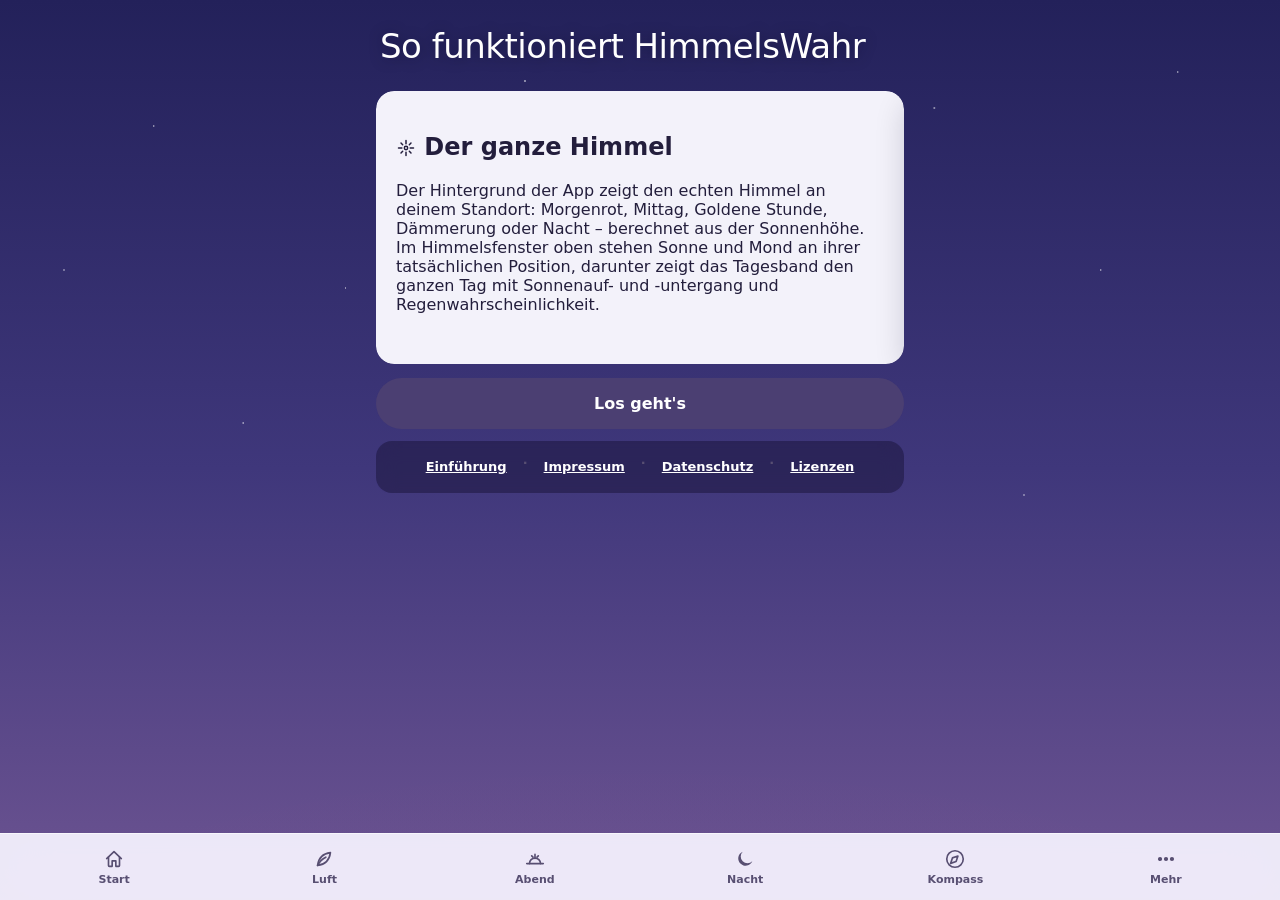
<file: index.html>
<!DOCTYPE html>
<html lang="de">
<head>
    <meta name="robots" content="noindex, nofollow">
<meta charset="UTF-8">
<meta http-equiv="refresh" content="0; url=hw-index.html">
<title>HimmelsWahr</title>
<link rel="canonical" href="hw-index.html">
</head>
<body>
<p>Weiterleitung zu HimmelsWahr … Falls das nicht automatisch funktioniert, <a href="hw-index.html">hier tippen</a>.</p>
<script>location.replace('hw-index.html');</script>
</body>
</html>
</file>
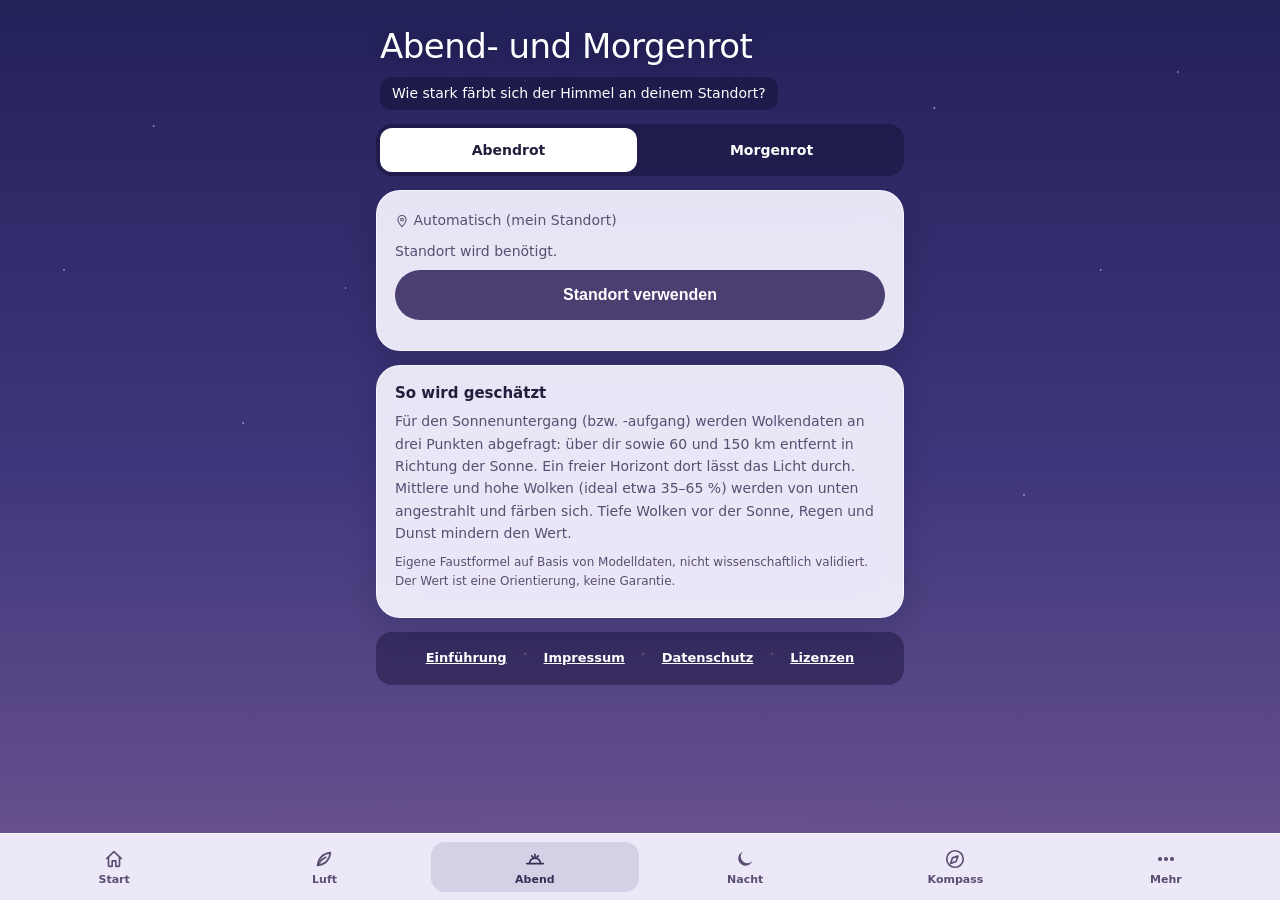
<file: hw-abendrot.html>
<!DOCTYPE html>
<html lang="de">
<head>
<meta name="robots" content="noindex, nofollow">
<meta charset="UTF-8">
<meta name="viewport" content="width=device-width, initial-scale=1, maximum-scale=1, user-scalable=no, viewport-fit=cover">
<meta name="theme-color" content="#4A7FBE">
<meta name="apple-mobile-web-app-capable" content="yes">
<meta name="mobile-web-app-capable" content="yes">
<meta name="apple-mobile-web-app-status-bar-style" content="black-translucent">
<meta name="apple-mobile-web-app-title" content="HimmelsWahr">
<title>Abend- und Morgenrot – HimmelsWahr</title>
<link rel="manifest" href="hw-manifest.json">
<link rel="apple-touch-icon" sizes="180x180" href="hw-icon-180.png?v=3">
<link rel="icon" href="hw-icon-192.png" type="image/png">
<link rel="stylesheet" href="hw-style.css">
</head>
<body>
<div class="hw-wrap">
  <div class="hw-header">
    <h1>Abend- und Morgenrot</h1>
    <p class="hw-sub">Wie stark färbt sich der Himmel an deinem Standort?</p>
  </div>

  <div class="hw-seg" role="group" aria-label="Zeitpunkt wählen">
    <button type="button" id="hw-mode-evening" aria-pressed="true" onclick="hwSetGlowMode('evening')">Abendrot</button>
    <button type="button" id="hw-mode-morning" aria-pressed="false" onclick="hwSetGlowMode('morning')">Morgenrot</button>
  </div>

  <div class="hw-card" id="hw-card-status">
    <p class="hw-loc-current" id="hw-active-loc-label"></p>
    <p id="hw-status">Standort wird benötigt.</p>
    <button class="hw-btn primary" onclick="hwLoadGlow()">Standort verwenden</button>
  </div>

  <div class="hw-card" id="hw-card-result" style="display:none;">
    <h2 id="hw-ev-title">Sonnenuntergang</h2>
    <div class="hw-score">
      <div class="hw-score-num" id="hw-score-num" aria-label="Wert von 0 bis 100">–</div>
      <div class="hw-score-side">
        <div id="hw-ampel-box"></div>
        <div id="hw-countdown" style="font-size:14px;color:var(--text-secondary);"></div>
      </div>
    </div>
    <div class="hw-meter" aria-hidden="true"><i id="hw-meter-pos" style="left:0%"></i></div>
    <p id="hw-glow-text" style="font-size:15px;line-height:1.55;color:var(--text);margin:12px 0 0;"></p>
  </div>

  <div class="hw-card" id="hw-card-cols" style="display:none;">
    <h2>Wolken auf dem Weg der Sonne</h2>
    <p style="font-size:13px;margin-top:-6px;" id="hw-dir-line"></p>
    <div class="hw-cols" id="hw-cols"></div>
    <div id="hw-light-times" style="margin-top:14px;"></div>
    <p id="hw-glow-updated" style="font-size:12px;color:var(--text-secondary);text-align:center;margin-top:10px;"></p>
    <p class="hw-attrib">Wetterdaten von <a href="https://open-meteo.com/" target="_blank" rel="noopener">Open-Meteo.com</a> (<a href="https://creativecommons.org/licenses/by/4.0/" target="_blank" rel="noopener">CC BY 4.0</a>), aufbereitet und umgerechnet</p>
  </div>

  <div class="hw-card">
    <h3>So wird geschätzt</h3>
    <p>Für den Sonnenuntergang (bzw. -aufgang) werden Wolkendaten an drei Punkten abgefragt: über dir sowie 60 und 150 km entfernt in Richtung der Sonne. Ein freier Horizont dort lässt das Licht durch. Mittlere und hohe Wolken (ideal etwa 35–65 %) werden von unten angestrahlt und färben sich. Tiefe Wolken vor der Sonne, Regen und Dunst mindern den Wert.</p>
    <p style="font-size:12px;">Eigene Faustformel auf Basis von Modelldaten, nicht wissenschaftlich validiert. Der Wert ist eine Orientierung, keine Garantie.</p>
  </div>

  <div class="hw-footer">
    <a href="hw-info.html">Einführung</a>·<a href="hw-impressum.html">Impressum</a>·<a href="hw-datenschutz.html">Datenschutz</a>·<a href="hw-lizenzen.html">Lizenzen</a>
  </div>
</div>

<script src="hw-astro.js"></script>
<script src="hw-app.js"></script>
<script src="hw-sky.js"></script>
<script>
hwRenderNav('hw-abendrot.html');

var hwGlowSunset = true, hwGlowData = null;
function hwSetGlowMode(m){
  hwGlowSunset = (m === 'evening');
  document.getElementById('hw-mode-evening').setAttribute('aria-pressed', hwGlowSunset ? 'true' : 'false');
  document.getElementById('hw-mode-morning').setAttribute('aria-pressed', hwGlowSunset ? 'false' : 'true');
  hwLoadGlow();
}
function hwCountdownText(ms){
  var d = ms - Date.now();
  if(d < -900000) return 'Vorbei';
  if(d <= 0) return hwGlowSunset ? 'Gerade jetzt' : 'Gerade jetzt';
  var m = Math.round(d / 60000), h = Math.floor(m / 60);
  return 'in ' + (h > 0 ? h + ' Std ' : '') + (m % 60) + ' Min';
}
function hwLoadGlow(){
  document.getElementById('hw-active-loc-label').innerHTML = hwActiveLocationLabel();
  document.getElementById('hw-status').textContent = 'Standort wird ermittelt …';
  document.getElementById('hw-card-status').style.display = 'block';
  hwGetActiveLocation().then(function(pos){
    document.getElementById('hw-status').textContent = 'Wolkendaten werden geladen …';
    return hwComputeGlow(pos.lat, pos.lon, hwGlowSunset);
  }).then(function(r){
    hwGlowData = r;
    var off = r.off, today = hwFmtLocalDay(Date.now(), off), evDay = hwFmtLocalDay(r.ms, off);
    var dayWord = today === evDay ? 'heute' : (hwFmtLocalDay(Date.now() + 86400000, off) === evDay ? 'morgen' : evDay);
    document.getElementById('hw-ev-title').textContent = (r.sunrise ? 'Sonnenaufgang ' : 'Sonnenuntergang ') + dayWord + ', ' + hwFmtLocal(r.ms, off) + ' Uhr';
    document.getElementById('hw-score-num').innerHTML = r.calc.score + '<small>/100</small>';
    document.getElementById('hw-ampel-box').innerHTML = '<span class="hw-ampel ' + r.cls.stufe + '"><span class="hw-dot hw-dot-' + r.cls.stufe + '"></span>' + r.cls.label + '</span>';
    document.getElementById('hw-meter-pos').style.left = r.calc.score + '%';
    document.getElementById('hw-glow-text').textContent = r.text;
    document.getElementById('hw-countdown').textContent = hwCountdownText(r.ms);

    var dir = hwCompassWord(r.azimuth);
    document.getElementById('hw-dir-line').textContent = (r.sunrise ? 'Die Sonne geht' : 'Die Sonne geht') + ' bei ' + Math.round(r.azimuth) + '° (' + dir + ') ' + (r.sunrise ? 'auf' : 'unter') + '.';
    function cell(title, p){
      return '<div class="hw-col-cell"><b>' + title + '</b><span>Tief ' + Math.round(p.low) + ' %</span><span>Mittel ' + Math.round(p.mid) + ' %</span><span>Hoch ' + Math.round(p.high) + ' %</span></div>';
    }
    document.getElementById('hw-cols').innerHTML = cell('Über dir', r.own) + cell('60 km ' + dir, r.near) + cell('150 km ' + dir, r.far);

    /* Goldene und Blaue Stunde für den Ortstag des Ereignisses */
    var d = new Date(r.ms + off * 1000);
    var dayStart = Date.UTC(d.getUTCFullYear(), d.getUTCMonth(), d.getUTCDate()) - off * 1000;
    var ev = hwDayEvents(dayStart, r.lat, r.lon), rows = '';
    function row(label, from, to){
      if(!from || !to) return;
      rows += '<div class="hw-row"><span>' + label + '</span><span>' + hwFmtLocal(from, off) + ' – ' + hwFmtLocal(to, off) + ' Uhr</span></div>';
    }
    if(r.sunrise){ row('Blaue Stunde', ev.blueStartMorning, ev.goldenStartMorning); row('Goldene Stunde', ev.goldenStartMorning, ev.goldenEndMorning); }
    else { row('Goldene Stunde', ev.goldenStartEvening, ev.goldenEndEvening); row('Blaue Stunde', ev.goldenEndEvening, ev.blueEndEvening); }
    document.getElementById('hw-light-times').innerHTML = rows +
      '<p style="font-size:12px;margin:8px 0 0;">Goldene Stunde: Sonne zwischen −4° und +6° Höhe · Blaue Stunde: −8° bis −4°. Berechnet auf deinem Gerät.</p>';
    document.getElementById('hw-glow-updated').innerHTML = hwIcon('refresh', 13) + ' Zuletzt aktualisiert: ' + new Date().toLocaleTimeString('de-DE');

    document.getElementById('hw-card-status').style.display = 'none';
    document.getElementById('hw-card-result').style.display = 'block';
    document.getElementById('hw-card-cols').style.display = 'block';
  }).catch(function(err){
    document.getElementById('hw-card-result').style.display = 'none';
    document.getElementById('hw-card-cols').style.display = 'none';
    document.getElementById('hw-card-status').style.display = 'block';
    document.getElementById('hw-status').textContent = 'Nicht verfügbar: ' + (err && err.message ? err.message : 'Standort/Dienst nicht erreichbar');
  });
}
document.addEventListener('DOMContentLoaded', function(){
  window.hwPageReload = hwLoadGlow;
  document.getElementById('hw-active-loc-label').innerHTML = hwActiveLocationLabel();
  if(hwHasActiveLocationReady()) hwLoadGlow();
  setInterval(function(){ if(hwGlowData) document.getElementById('hw-countdown').textContent = hwCountdownText(hwGlowData.ms); }, 30000);
  setInterval(function(){ if(!document.hidden && hwHasActiveLocationReady()) hwLoadGlow(); }, 600000);
});

</script>
</body>
</html>
</file>
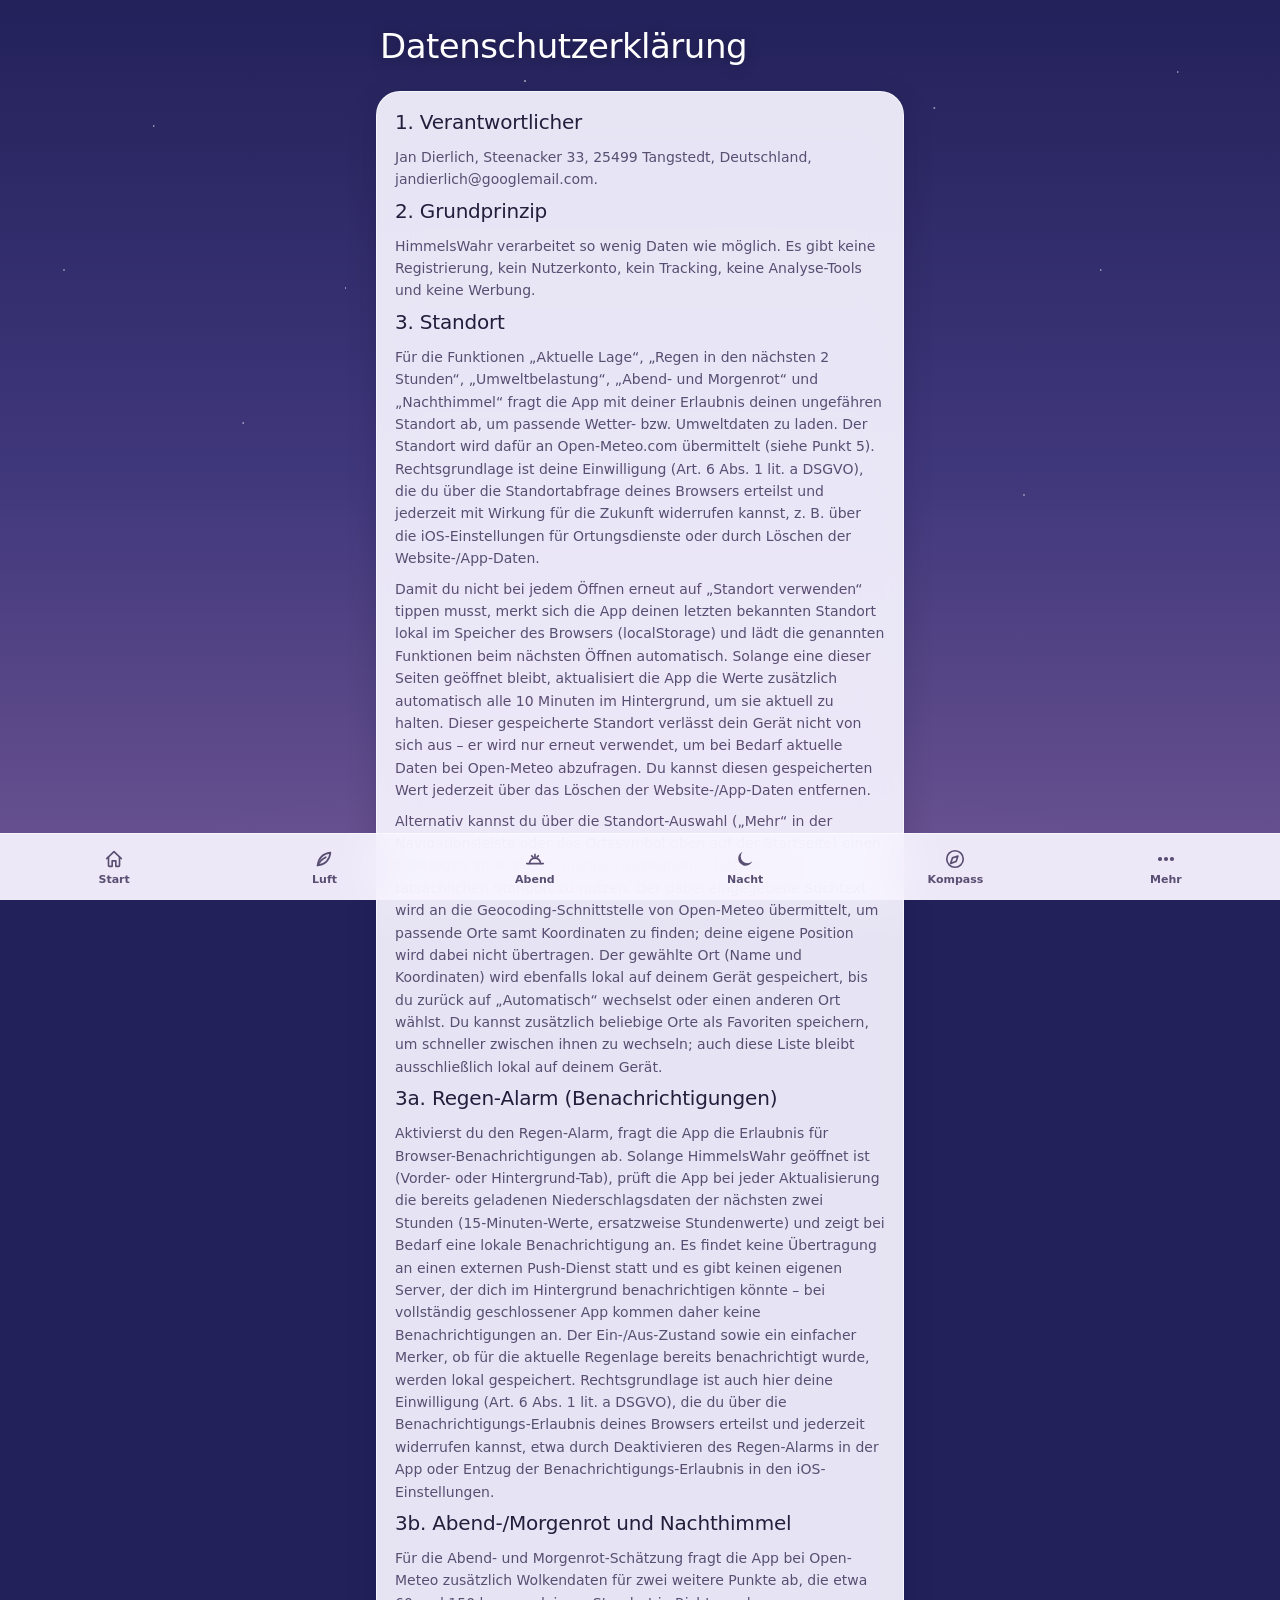
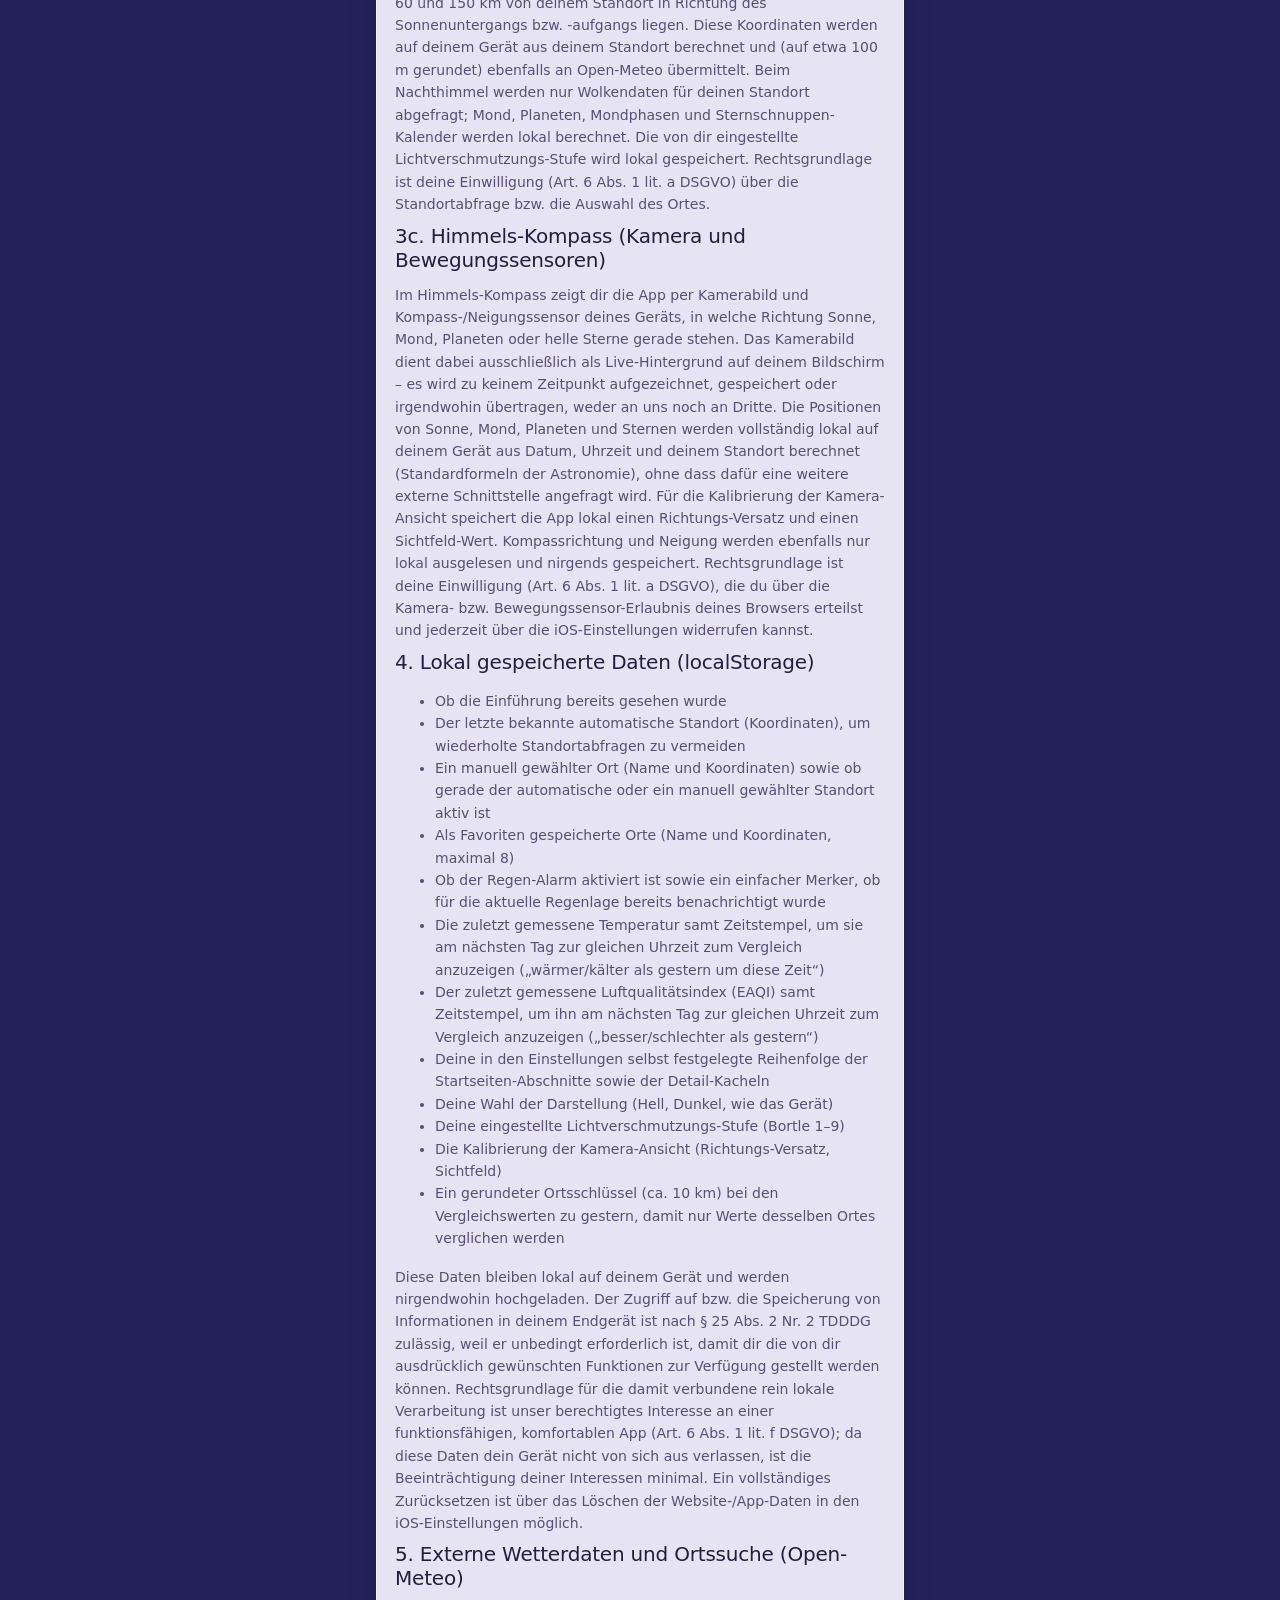
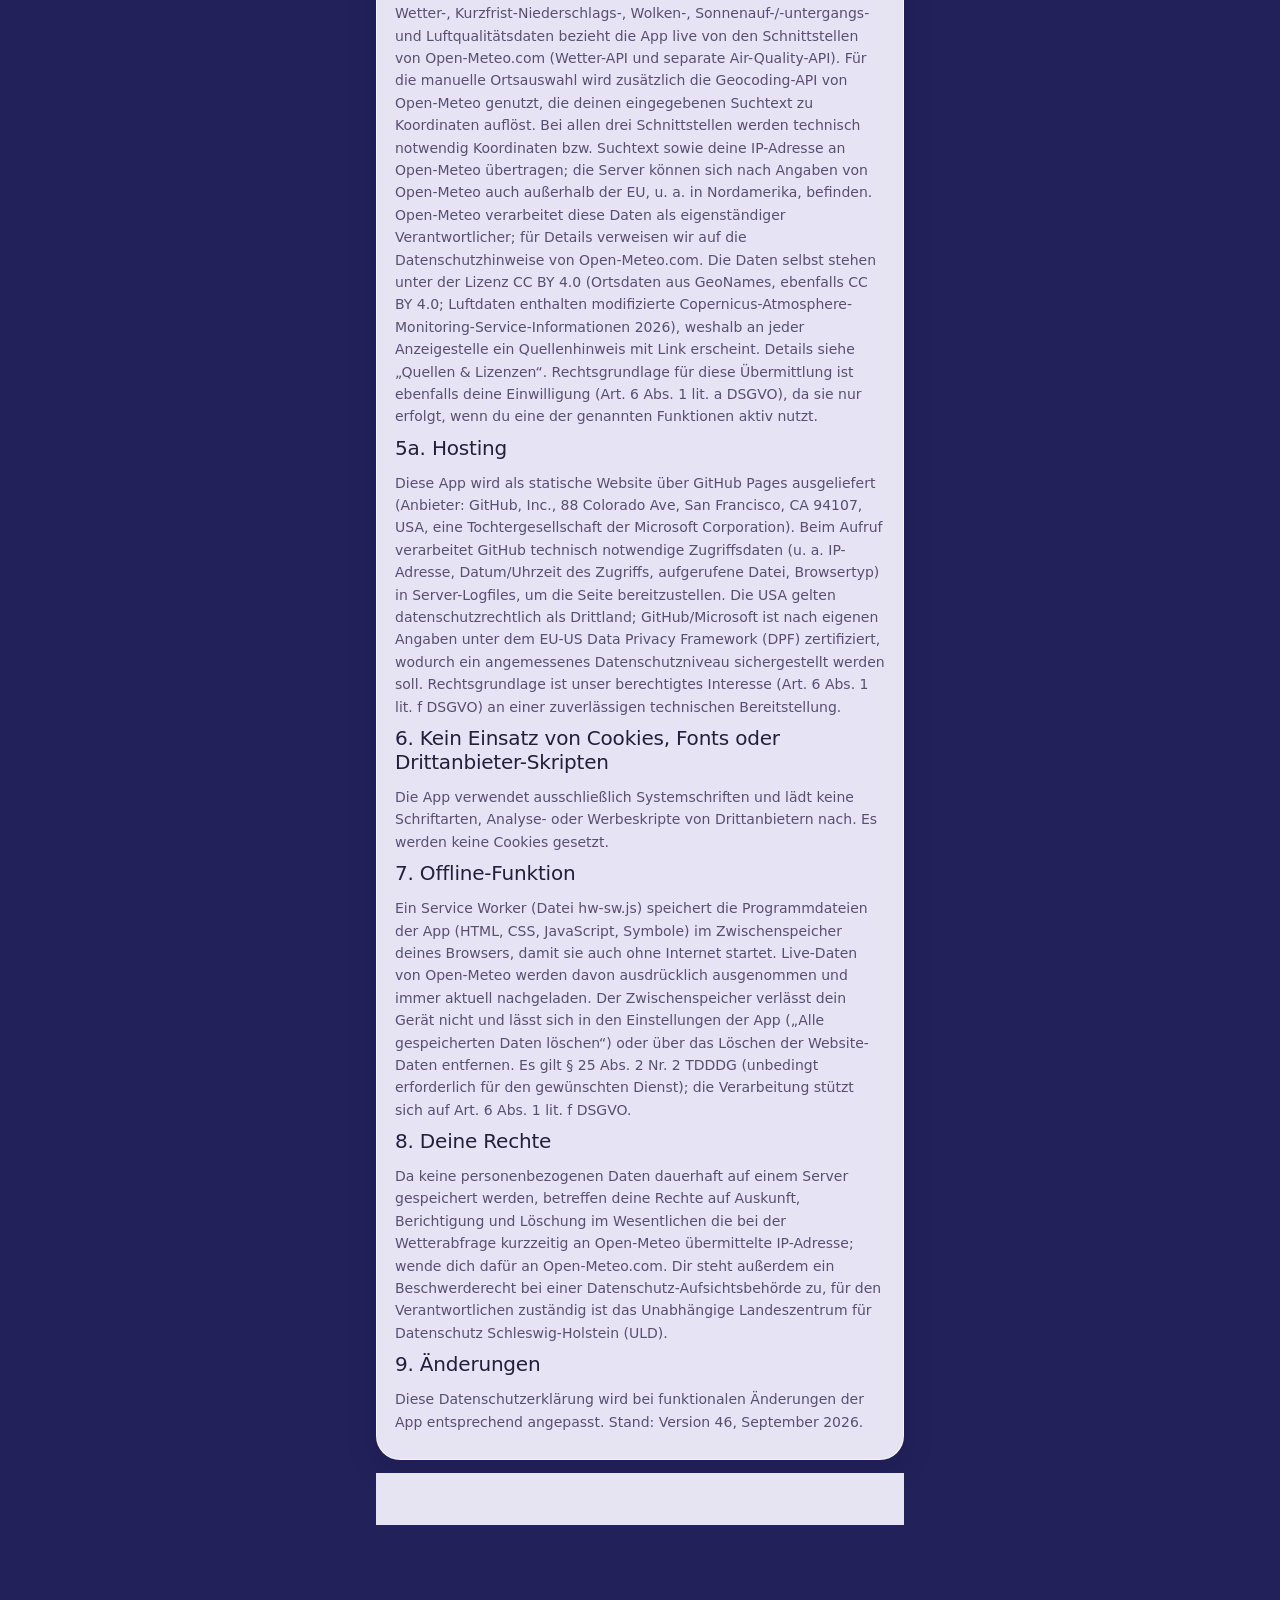
<file: hw-datenschutz.html>
<!DOCTYPE html>
<html lang="de">
<head>
<meta name="robots" content="noindex, nofollow">
<meta charset="UTF-8">
<meta name="viewport" content="width=device-width, initial-scale=1, maximum-scale=1, user-scalable=no, viewport-fit=cover">
<meta name="theme-color" content="#4A7FBE">
<meta name="apple-mobile-web-app-capable" content="yes">
<meta name="mobile-web-app-capable" content="yes">
<meta name="apple-mobile-web-app-status-bar-style" content="black-translucent">
<meta name="apple-mobile-web-app-title" content="HimmelsWahr">
<title>Datenschutz – HimmelsWahr</title>
<link rel="manifest" href="hw-manifest.json">
<link rel="apple-touch-icon" sizes="180x180" href="hw-icon-180.png?v=3">
<link rel="icon" href="hw-icon-192.png" type="image/png">
<link rel="stylesheet" href="hw-style.css">
</head>
<body>
<div class="hw-wrap hw-legal">
  <div class="hw-header"><h1>Datenschutzerklärung</h1></div>
  <div class="hw-card">

    <h2>1. Verantwortlicher</h2>
    <p>Jan Dierlich, Steenacker 33, 25499 Tangstedt, Deutschland, jandierlich@googlemail.com.</p>

    <h2>2. Grundprinzip</h2>
    <p>HimmelsWahr verarbeitet so wenig Daten wie möglich. Es gibt keine Registrierung, kein Nutzerkonto, kein Tracking, keine Analyse-Tools und keine Werbung.</p>

    <h2>3. Standort</h2>
    <p>Für die Funktionen „Aktuelle Lage“, „Regen in den nächsten 2 Stunden“, „Umweltbelastung“, „Abend- und Morgenrot“ und „Nachthimmel“ fragt die App mit deiner Erlaubnis deinen ungefähren Standort ab, um passende Wetter- bzw. Umweltdaten zu laden. Der Standort wird dafür an Open-Meteo.com übermittelt (siehe Punkt 5). Rechtsgrundlage ist deine Einwilligung (Art. 6 Abs. 1 lit. a DSGVO), die du über die Standortabfrage deines Browsers erteilst und jederzeit mit Wirkung für die Zukunft widerrufen kannst, z. B. über die iOS-Einstellungen für Ortungsdienste oder durch Löschen der Website-/App-Daten.</p>
    <p>Damit du nicht bei jedem Öffnen erneut auf „Standort verwenden“ tippen musst, merkt sich die App deinen letzten bekannten Standort lokal im Speicher des Browsers (localStorage) und lädt die genannten Funktionen beim nächsten Öffnen automatisch. Solange eine dieser Seiten geöffnet bleibt, aktualisiert die App die Werte zusätzlich automatisch alle 10 Minuten im Hintergrund, um sie aktuell zu halten. Dieser gespeicherte Standort verlässt dein Gerät nicht von sich aus – er wird nur erneut verwendet, um bei Bedarf aktuelle Daten bei Open-Meteo abzufragen. Du kannst diesen gespeicherten Wert jederzeit über das Löschen der Website-/App-Daten entfernen.</p>
    <p>Alternativ kannst du über die Standort-Auswahl („Mehr“ in der Navigationsleiste oder das Ortssymbol oben auf der Startseite) einen beliebigen anderen Ort manuell auswählen, statt deinen tatsächlichen Standort zu nutzen. Der dabei eingegebene Suchtext wird an die Geocoding-Schnittstelle von Open-Meteo übermittelt, um passende Orte samt Koordinaten zu finden; deine eigene Position wird dabei nicht übertragen. Der gewählte Ort (Name und Koordinaten) wird ebenfalls lokal auf deinem Gerät gespeichert, bis du zurück auf „Automatisch“ wechselst oder einen anderen Ort wählst. Du kannst zusätzlich beliebige Orte als Favoriten speichern, um schneller zwischen ihnen zu wechseln; auch diese Liste bleibt ausschließlich lokal auf deinem Gerät.</p>

    <h2>3a. Regen-Alarm (Benachrichtigungen)</h2>
    <p>Aktivierst du den Regen-Alarm, fragt die App die Erlaubnis für Browser-Benachrichtigungen ab. Solange HimmelsWahr geöffnet ist (Vorder- oder Hintergrund-Tab), prüft die App bei jeder Aktualisierung die bereits geladenen Niederschlagsdaten der nächsten zwei Stunden (15-Minuten-Werte, ersatzweise Stundenwerte) und zeigt bei Bedarf eine lokale Benachrichtigung an. Es findet keine Übertragung an einen externen Push-Dienst statt und es gibt keinen eigenen Server, der dich im Hintergrund benachrichtigen könnte – bei vollständig geschlossener App kommen daher keine Benachrichtigungen an. Der Ein-/Aus-Zustand sowie ein einfacher Merker, ob für die aktuelle Regenlage bereits benachrichtigt wurde, werden lokal gespeichert. Rechtsgrundlage ist auch hier deine Einwilligung (Art. 6 Abs. 1 lit. a DSGVO), die du über die Benachrichtigungs-Erlaubnis deines Browsers erteilst und jederzeit widerrufen kannst, etwa durch Deaktivieren des Regen-Alarms in der App oder Entzug der Benachrichtigungs-Erlaubnis in den iOS-Einstellungen.</p>

    <h2>3b. Abend-/Morgenrot und Nachthimmel</h2>
    <p>Für die Abend- und Morgenrot-Schätzung fragt die App bei Open-Meteo zusätzlich Wolkendaten für zwei weitere Punkte ab, die etwa 60 und 150 km von deinem Standort in Richtung des Sonnenuntergangs bzw. -aufgangs liegen. Diese Koordinaten werden auf deinem Gerät aus deinem Standort berechnet und (auf etwa 100 m gerundet) ebenfalls an Open-Meteo übermittelt. Beim Nachthimmel werden nur Wolkendaten für deinen Standort abgefragt; Mond, Planeten, Mondphasen und Sternschnuppen-Kalender werden lokal berechnet. Die von dir eingestellte Lichtverschmutzungs-Stufe wird lokal gespeichert. Rechtsgrundlage ist deine Einwilligung (Art. 6 Abs. 1 lit. a DSGVO) über die Standortabfrage bzw. die Auswahl des Ortes.</p>

    <h2>3c. Himmels-Kompass (Kamera und Bewegungssensoren)</h2>
    <p>Im Himmels-Kompass zeigt dir die App per Kamerabild und Kompass-/Neigungssensor deines Geräts, in welche Richtung Sonne, Mond, Planeten oder helle Sterne gerade stehen. Das Kamerabild dient dabei ausschließlich als Live-Hintergrund auf deinem Bildschirm – es wird zu keinem Zeitpunkt aufgezeichnet, gespeichert oder irgendwohin übertragen, weder an uns noch an Dritte. Die Positionen von Sonne, Mond, Planeten und Sternen werden vollständig lokal auf deinem Gerät aus Datum, Uhrzeit und deinem Standort berechnet (Standardformeln der Astronomie), ohne dass dafür eine weitere externe Schnittstelle angefragt wird. Für die Kalibrierung der Kamera-Ansicht speichert die App lokal einen Richtungs-Versatz und einen Sichtfeld-Wert. Kompassrichtung und Neigung werden ebenfalls nur lokal ausgelesen und nirgends gespeichert. Rechtsgrundlage ist deine Einwilligung (Art. 6 Abs. 1 lit. a DSGVO), die du über die Kamera- bzw. Bewegungssensor-Erlaubnis deines Browsers erteilst und jederzeit über die iOS-Einstellungen widerrufen kannst.</p>

    <h2>4. Lokal gespeicherte Daten (localStorage)</h2>
    <ul>
      <li>Ob die Einführung bereits gesehen wurde</li>
      <li>Der letzte bekannte automatische Standort (Koordinaten), um wiederholte Standortabfragen zu vermeiden</li>
      <li>Ein manuell gewählter Ort (Name und Koordinaten) sowie ob gerade der automatische oder ein manuell gewählter Standort aktiv ist</li>
      <li>Als Favoriten gespeicherte Orte (Name und Koordinaten, maximal 8)</li>
      <li>Ob der Regen-Alarm aktiviert ist sowie ein einfacher Merker, ob für die aktuelle Regenlage bereits benachrichtigt wurde</li>
      <li>Die zuletzt gemessene Temperatur samt Zeitstempel, um sie am nächsten Tag zur gleichen Uhrzeit zum Vergleich anzuzeigen („wärmer/kälter als gestern um diese Zeit“)</li>
      <li>Der zuletzt gemessene Luftqualitätsindex (EAQI) samt Zeitstempel, um ihn am nächsten Tag zur gleichen Uhrzeit zum Vergleich anzuzeigen („besser/schlechter als gestern“)</li>
      <li>Deine in den Einstellungen selbst festgelegte Reihenfolge der Startseiten-Abschnitte sowie der Detail-Kacheln</li>
      <li>Deine Wahl der Darstellung (Hell, Dunkel, wie das Gerät)</li>
      <li>Deine eingestellte Lichtverschmutzungs-Stufe (Bortle 1–9)</li>
      <li>Die Kalibrierung der Kamera-Ansicht (Richtungs-Versatz, Sichtfeld)</li>
      <li>Ein gerundeter Ortsschlüssel (ca. 10 km) bei den Vergleichswerten zu gestern, damit nur Werte desselben Ortes verglichen werden</li>
    </ul>
    <p>Diese Daten bleiben lokal auf deinem Gerät und werden nirgendwohin hochgeladen. Der Zugriff auf bzw. die Speicherung von Informationen in deinem Endgerät ist nach § 25 Abs. 2 Nr. 2 TDDDG zulässig, weil er unbedingt erforderlich ist, damit dir die von dir ausdrücklich gewünschten Funktionen zur Verfügung gestellt werden können. Rechtsgrundlage für die damit verbundene rein lokale Verarbeitung ist unser berechtigtes Interesse an einer funktionsfähigen, komfortablen App (Art. 6 Abs. 1 lit. f DSGVO); da diese Daten dein Gerät nicht von sich aus verlassen, ist die Beeinträchtigung deiner Interessen minimal. Ein vollständiges Zurücksetzen ist über das Löschen der Website-/App-Daten in den iOS-Einstellungen möglich.</p>

    <h2>5. Externe Wetterdaten und Ortssuche (Open-Meteo)</h2>
    <p>Wetter-, Kurzfrist-Niederschlags-, Wolken-, Sonnenauf-/-untergangs- und Luftqualitätsdaten bezieht die App live von den Schnittstellen von Open-Meteo.com (Wetter-API und separate Air-Quality-API). Für die manuelle Ortsauswahl wird zusätzlich die Geocoding-API von Open-Meteo genutzt, die deinen eingegebenen Suchtext zu Koordinaten auflöst. Bei allen drei Schnittstellen werden technisch notwendig Koordinaten bzw. Suchtext sowie deine IP-Adresse an Open-Meteo übertragen; die Server können sich nach Angaben von Open-Meteo auch außerhalb der EU, u. a. in Nordamerika, befinden. Open-Meteo verarbeitet diese Daten als eigenständiger Verantwortlicher; für Details verweisen wir auf die Datenschutzhinweise von Open-Meteo.com. Die Daten selbst stehen unter der Lizenz CC BY 4.0 (Ortsdaten aus GeoNames, ebenfalls CC BY 4.0; Luftdaten enthalten modifizierte Copernicus-Atmosphere-Monitoring-Service-Informationen 2026), weshalb an jeder Anzeigestelle ein Quellenhinweis mit Link erscheint. Details siehe „Quellen & Lizenzen“. Rechtsgrundlage für diese Übermittlung ist ebenfalls deine Einwilligung (Art. 6 Abs. 1 lit. a DSGVO), da sie nur erfolgt, wenn du eine der genannten Funktionen aktiv nutzt.</p>

    <h2>5a. Hosting</h2>
    <p>Diese App wird als statische Website über GitHub Pages ausgeliefert (Anbieter: GitHub, Inc., 88 Colorado Ave, San Francisco, CA 94107, USA, eine Tochtergesellschaft der Microsoft Corporation). Beim Aufruf verarbeitet GitHub technisch notwendige Zugriffsdaten (u. a. IP-Adresse, Datum/Uhrzeit des Zugriffs, aufgerufene Datei, Browsertyp) in Server-Logfiles, um die Seite bereitzustellen. Die USA gelten datenschutzrechtlich als Drittland; GitHub/Microsoft ist nach eigenen Angaben unter dem EU-US Data Privacy Framework (DPF) zertifiziert, wodurch ein angemessenes Datenschutzniveau sichergestellt werden soll. Rechtsgrundlage ist unser berechtigtes Interesse (Art. 6 Abs. 1 lit. f DSGVO) an einer zuverlässigen technischen Bereitstellung.</p>

    <h2>6. Kein Einsatz von Cookies, Fonts oder Drittanbieter-Skripten</h2>
    <p>Die App verwendet ausschließlich Systemschriften und lädt keine Schriftarten, Analyse- oder Werbeskripte von Drittanbietern nach. Es werden keine Cookies gesetzt.</p>

    <h2>7. Offline-Funktion</h2>
    <p>Ein Service Worker (Datei hw-sw.js) speichert die Programmdateien der App (HTML, CSS, JavaScript, Symbole) im Zwischenspeicher deines Browsers, damit sie auch ohne Internet startet. Live-Daten von Open-Meteo werden davon ausdrücklich ausgenommen und immer aktuell nachgeladen. Der Zwischenspeicher verlässt dein Gerät nicht und lässt sich in den Einstellungen der App („Alle gespeicherten Daten löschen“) oder über das Löschen der Website-Daten entfernen. Es gilt § 25 Abs. 2 Nr. 2 TDDDG (unbedingt erforderlich für den gewünschten Dienst); die Verarbeitung stützt sich auf Art. 6 Abs. 1 lit. f DSGVO.</p>

    <h2>8. Deine Rechte</h2>
    <p>Da keine personenbezogenen Daten dauerhaft auf einem Server gespeichert werden, betreffen deine Rechte auf Auskunft, Berichtigung und Löschung im Wesentlichen die bei der Wetterabfrage kurzzeitig an Open-Meteo übermittelte IP-Adresse; wende dich dafür an Open-Meteo.com. Dir steht außerdem ein Beschwerderecht bei einer Datenschutz-Aufsichtsbehörde zu, für den Verantwortlichen zuständig ist das Unabhängige Landeszentrum für Datenschutz Schleswig-Holstein (ULD).</p>

    <h2>9. Änderungen</h2>
    <p>Diese Datenschutzerklärung wird bei funktionalen Änderungen der App entsprechend angepasst. Stand: Version 46, September 2026.</p>
  </div>
  <a class="hw-btn" href="hw-index.html">Zur Startseite</a>
</div>
<script src="hw-astro.js"></script>
<script src="hw-app.js"></script>
<script src="hw-sky.js"></script>
<script>
hwRenderNav('');
</script>
</body>
</html>
</file>
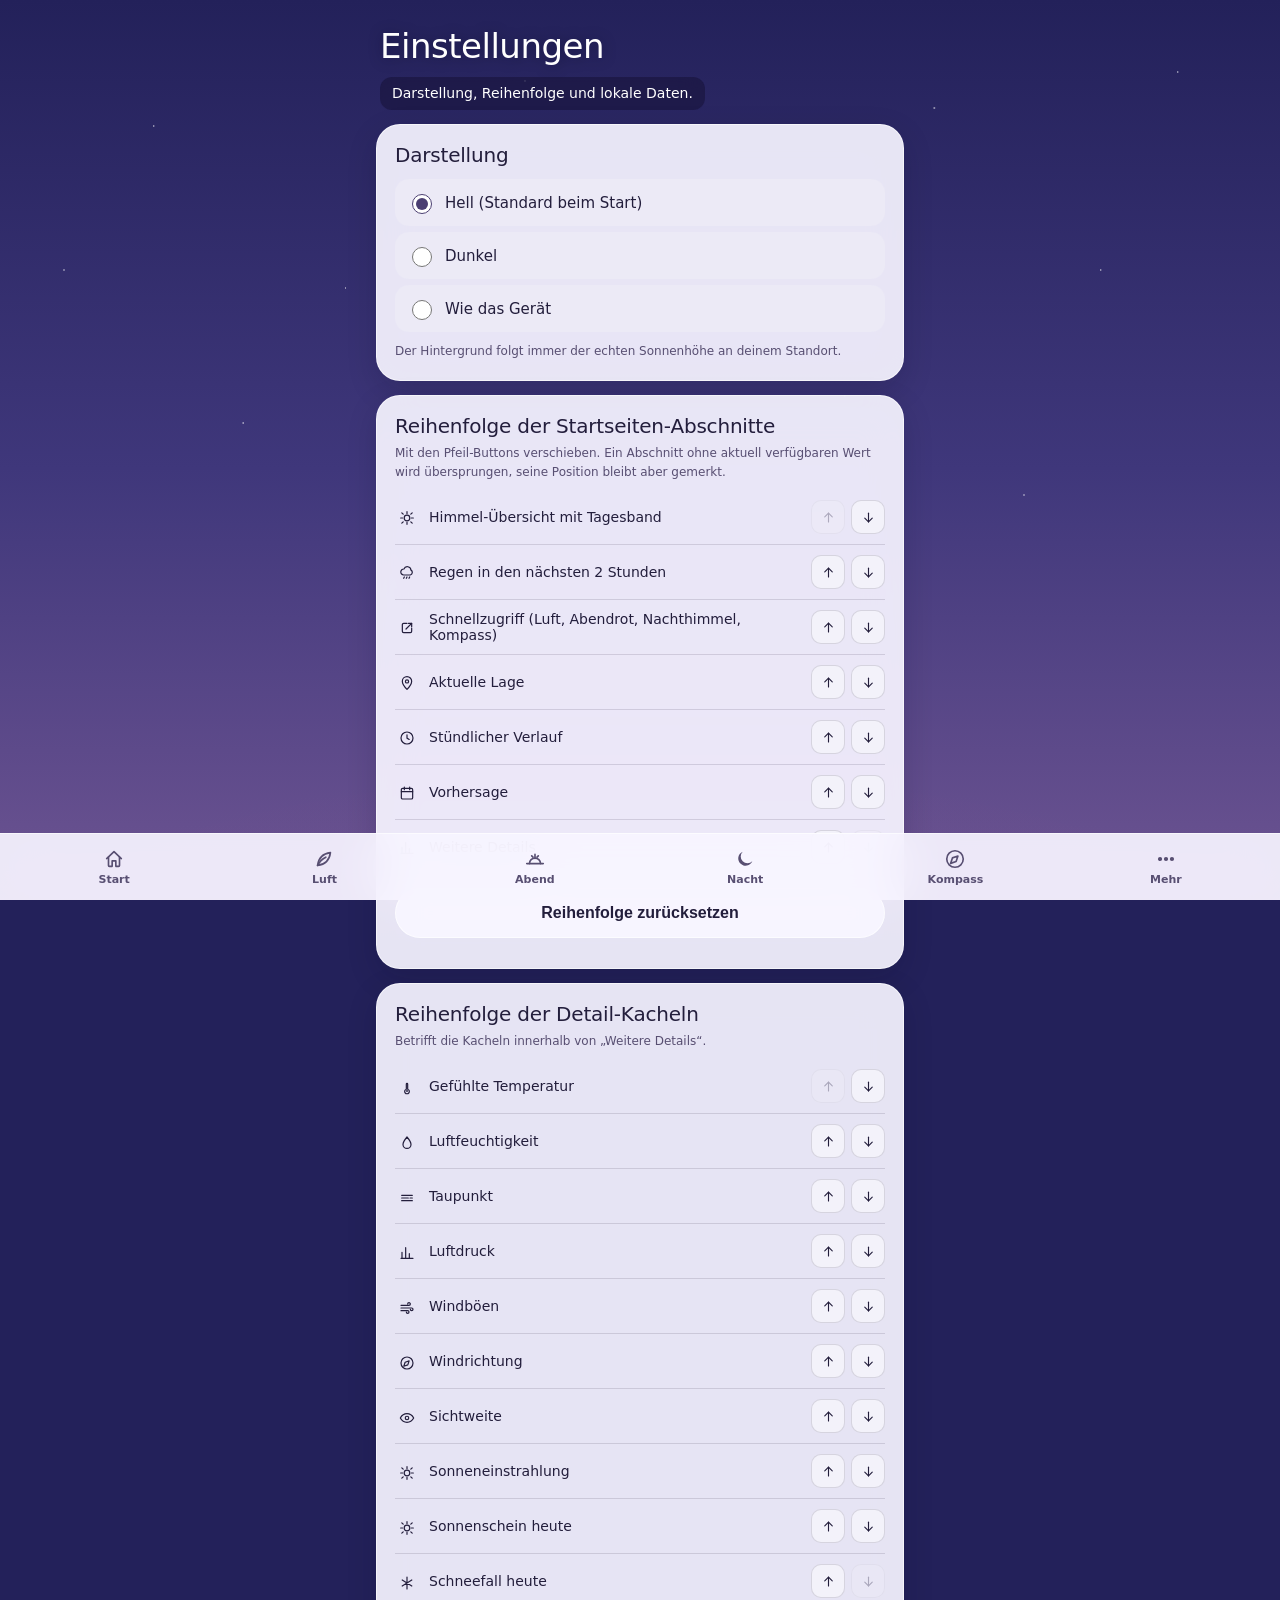
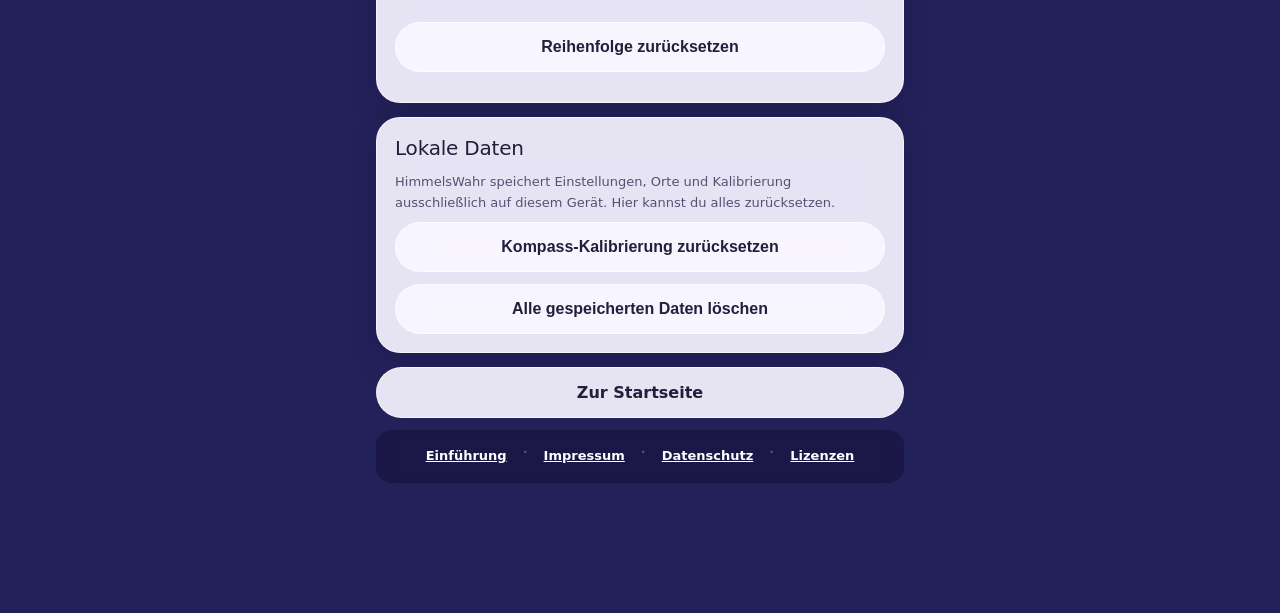
<file: hw-einstellungen.html>
<!DOCTYPE html>
<html lang="de">
<head>
<meta name="robots" content="noindex, nofollow">
<meta charset="UTF-8">
<meta name="viewport" content="width=device-width, initial-scale=1, maximum-scale=1, user-scalable=no, viewport-fit=cover">
<meta name="theme-color" content="#4A7FBE">
<meta name="apple-mobile-web-app-capable" content="yes">
<meta name="mobile-web-app-capable" content="yes">
<meta name="apple-mobile-web-app-status-bar-style" content="black-translucent">
<meta name="apple-mobile-web-app-title" content="HimmelsWahr">
<title>Einstellungen – HimmelsWahr</title>
<link rel="manifest" href="hw-manifest.json">
<link rel="apple-touch-icon" sizes="180x180" href="hw-icon-180.png?v=3">
<link rel="icon" href="hw-icon-192.png" type="image/png">
<link rel="stylesheet" href="hw-style.css">
</head>
<body>
<div class="hw-wrap">
  <div class="hw-header">
    <h1>Einstellungen</h1>
    <p class="hw-sub">Darstellung, Reihenfolge und lokale Daten.</p>
  </div>

  <div class="hw-card">
    <h2>Darstellung</h2>
    <div class="hw-radio" role="radiogroup" aria-label="Darstellung beim Start">
      <label><input type="radio" name="hw-theme" value="light"> Hell (Standard beim Start)</label>
      <label><input type="radio" name="hw-theme" value="dark"> Dunkel</label>
      <label><input type="radio" name="hw-theme" value="system"> Wie das Gerät</label>
    </div>
    <p style="font-size:12px;margin:10px 0 0;">Der Hintergrund folgt immer der echten Sonnenhöhe an deinem Standort.</p>
  </div>

  <div class="hw-card">
    <h2>Reihenfolge der Startseiten-Abschnitte</h2>
    <p style="font-size:12px;margin-top:-6px;">Mit den Pfeil-Buttons verschieben. Ein Abschnitt ohne aktuell verfügbaren Wert wird übersprungen, seine Position bleibt aber gemerkt.</p>
    <div id="hw-section-order-list"></div>
    <button class="hw-btn" style="margin-top:14px;" onclick="hwResetSectionOrder()">Reihenfolge zurücksetzen</button>
  </div>

  <div class="hw-card">
    <h2>Reihenfolge der Detail-Kacheln</h2>
    <p style="font-size:12px;margin-top:-6px;">Betrifft die Kacheln innerhalb von „Weitere Details“.</p>
    <div id="hw-tile-order-list"></div>
    <button class="hw-btn" style="margin-top:14px;" onclick="hwResetTileOrder()">Reihenfolge zurücksetzen</button>
  </div>

  <div class="hw-card">
    <h2>Lokale Daten</h2>
    <p style="font-size:13px;">HimmelsWahr speichert Einstellungen, Orte und Kalibrierung ausschließlich auf diesem Gerät. Hier kannst du alles zurücksetzen.</p>
    <button class="hw-btn" id="hw-reset-cal">Kompass-Kalibrierung zurücksetzen</button>
    <button class="hw-btn" id="hw-reset-all" style="margin-bottom:0;">Alle gespeicherten Daten löschen</button>
    <p id="hw-reset-msg" style="font-size:13px;margin:10px 0 0;display:none;"></p>
  </div>

  <a class="hw-btn" href="hw-index.html">Zur Startseite</a>
  <div class="hw-footer">
    <a href="hw-info.html">Einführung</a>·<a href="hw-impressum.html">Impressum</a>·<a href="hw-datenschutz.html">Datenschutz</a>·<a href="hw-lizenzen.html">Lizenzen</a>
  </div>
</div>

<script src="hw-astro.js"></script>
<script src="hw-app.js"></script>
<script src="hw-sky.js"></script>
<script>
hwRenderNav('');

function hwMsg(t){ var m = document.getElementById('hw-reset-msg'); m.textContent = t; m.style.display = 'block'; }
document.addEventListener('DOMContentLoaded', function(){
  hwRenderSectionSettings();
  hwRenderTileSettings();
  var cur = hwGetThemePref();
  document.querySelectorAll('input[name=hw-theme]').forEach(function(r){
    r.checked = (r.value === cur);
    r.addEventListener('change', function(){ hwSetThemePref(r.value); hwApplyTheme(hwResolveTheme(r.value)); });
  });
  document.getElementById('hw-reset-cal').onclick = function(){
    try{ localStorage.removeItem('hw-kompass-cal'); }catch(e){}
    hwMsg('Kalibrierung zurückgesetzt.');
  };
  document.getElementById('hw-reset-all').onclick = function(){
    if(!confirm('Alle von HimmelsWahr gespeicherten Daten (Orte, Favoriten, Einstellungen, Zwischenspeicher) auf diesem Gerät löschen?')) return;
    try{
      Object.keys(localStorage).filter(function(k){ return k.indexOf('hw-') === 0; }).forEach(function(k){ localStorage.removeItem(k); });
    }catch(e){}
    var done = function(){ hwMsg('Alle Daten wurden gelöscht. Die Einführung erscheint beim nächsten Start erneut.'); };
    if(window.caches && caches.keys){ caches.keys().then(function(ks){ return Promise.all(ks.filter(function(k){ return k.indexOf('himmelswahr') === 0; }).map(function(k){ return caches.delete(k); })); }).then(done, done); }
    else done();
  };
});

</script>
</body>
</html>
</file>
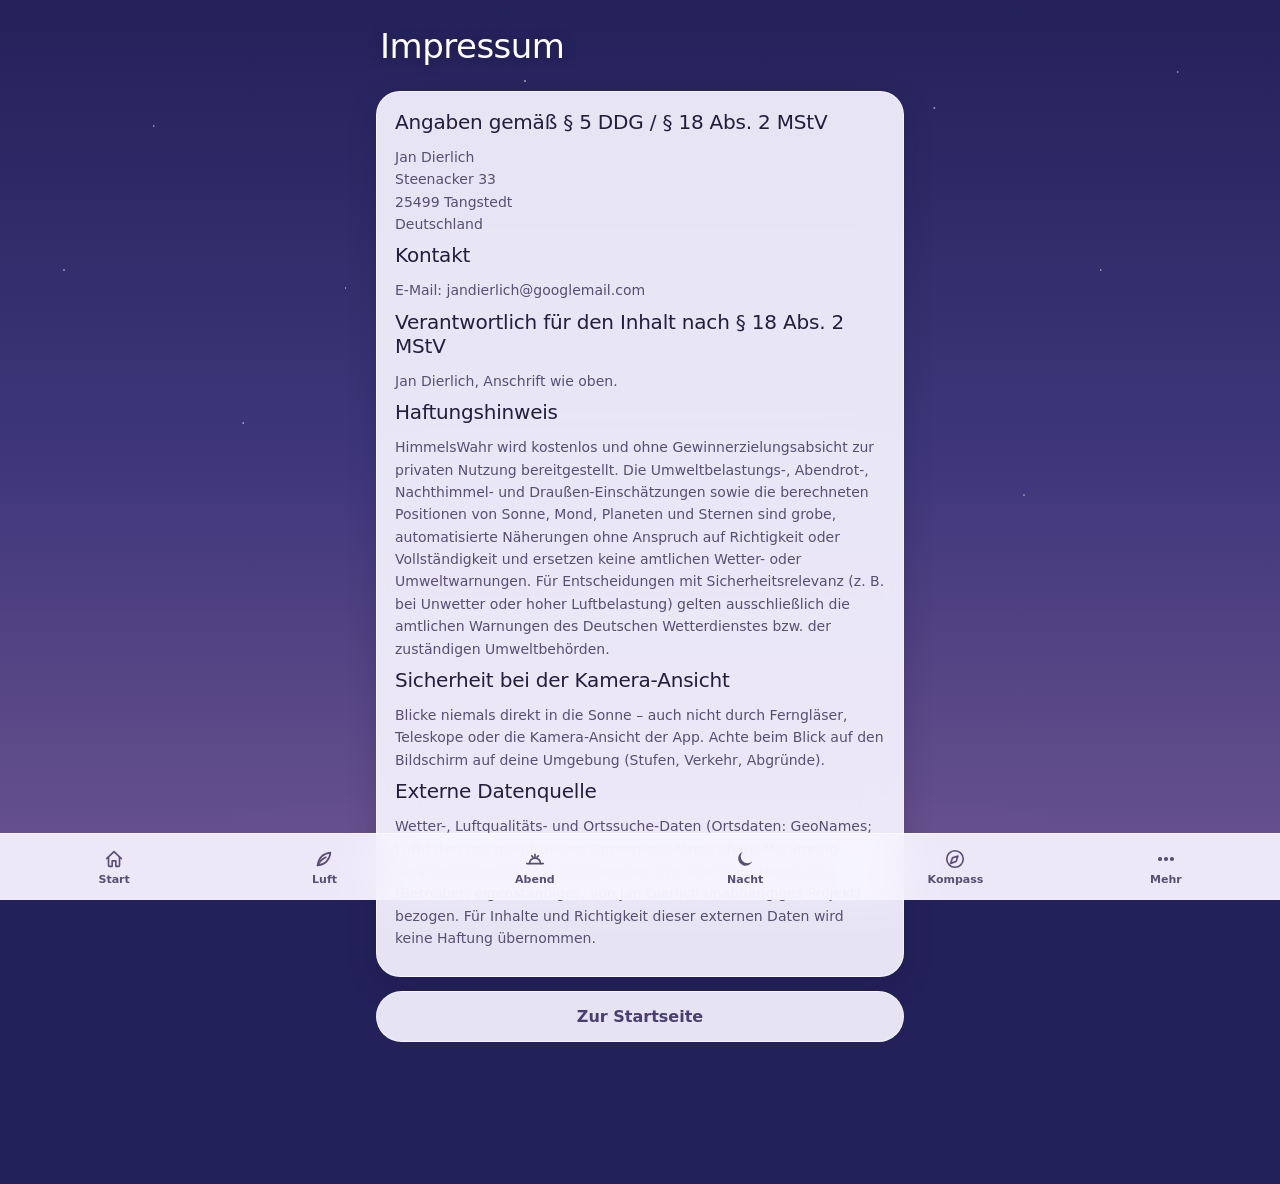
<file: hw-impressum.html>
<!DOCTYPE html>
<html lang="de">
<head>
<meta name="robots" content="noindex, nofollow">
<meta charset="UTF-8">
<meta name="viewport" content="width=device-width, initial-scale=1, maximum-scale=1, user-scalable=no, viewport-fit=cover">
<meta name="theme-color" content="#4A7FBE">
<meta name="apple-mobile-web-app-capable" content="yes">
<meta name="mobile-web-app-capable" content="yes">
<meta name="apple-mobile-web-app-status-bar-style" content="black-translucent">
<meta name="apple-mobile-web-app-title" content="HimmelsWahr">
<title>Impressum – HimmelsWahr</title>
<link rel="manifest" href="hw-manifest.json">
<link rel="apple-touch-icon" sizes="180x180" href="hw-icon-180.png?v=3">
<link rel="icon" href="hw-icon-192.png" type="image/png">
<link rel="stylesheet" href="hw-style.css">
</head>
<body>
<div class="hw-wrap hw-legal">
  <div class="hw-header"><h1>Impressum</h1></div>
  <div class="hw-card">
    <h2>Angaben gemäß § 5 DDG / § 18 Abs. 2 MStV</h2>
    <p>Jan Dierlich<br>Steenacker 33<br>25499 Tangstedt<br>Deutschland</p>
    <h2>Kontakt</h2>
    <p>E-Mail: jandierlich@googlemail.com</p>
    <h2>Verantwortlich für den Inhalt nach § 18 Abs. 2 MStV</h2>
    <p>Jan Dierlich, Anschrift wie oben.</p>
    <h2>Haftungshinweis</h2>
    <p>HimmelsWahr wird kostenlos und ohne Gewinnerzielungsabsicht zur privaten Nutzung bereitgestellt. Die Umweltbelastungs-, Abendrot-, Nachthimmel- und Draußen-Einschätzungen sowie die berechneten Positionen von Sonne, Mond, Planeten und Sternen sind grobe, automatisierte Näherungen ohne Anspruch auf Richtigkeit oder Vollständigkeit und ersetzen keine amtlichen Wetter- oder Umweltwarnungen. Für Entscheidungen mit Sicherheitsrelevanz (z. B. bei Unwetter oder hoher Luftbelastung) gelten ausschließlich die amtlichen Warnungen des Deutschen Wetterdienstes bzw. der zuständigen Umweltbehörden.</p>
    <h2>Sicherheit bei der Kamera-Ansicht</h2>
    <p>Blicke niemals direkt in die Sonne – auch nicht durch Ferngläser, Teleskope oder die Kamera-Ansicht der App. Achte beim Blick auf den Bildschirm auf deine Umgebung (Stufen, Verkehr, Abgründe).</p>
    <h2>Externe Datenquelle</h2>
    <p>Wetter-, Luftqualitäts- und Ortssuche-Daten (Ortsdaten: GeoNames; Luftdaten mit modifizierten Copernicus-Atmosphere-Monitoring-Service-Informationen 2026) werden live von Open-Meteo.com (Betreiber: eigenständiges, von Jan Dierlich unabhängiges Projekt) bezogen. Für Inhalte und Richtigkeit dieser externen Daten wird keine Haftung übernommen.</p>
  </div>
  <a class="hw-btn" href="hw-index.html">Zur Startseite</a>
</div>
<script src="hw-astro.js"></script>
<script src="hw-app.js"></script>
<script src="hw-sky.js"></script>
<script>
hwRenderNav('');
</script>
</body>
</html>
</file>
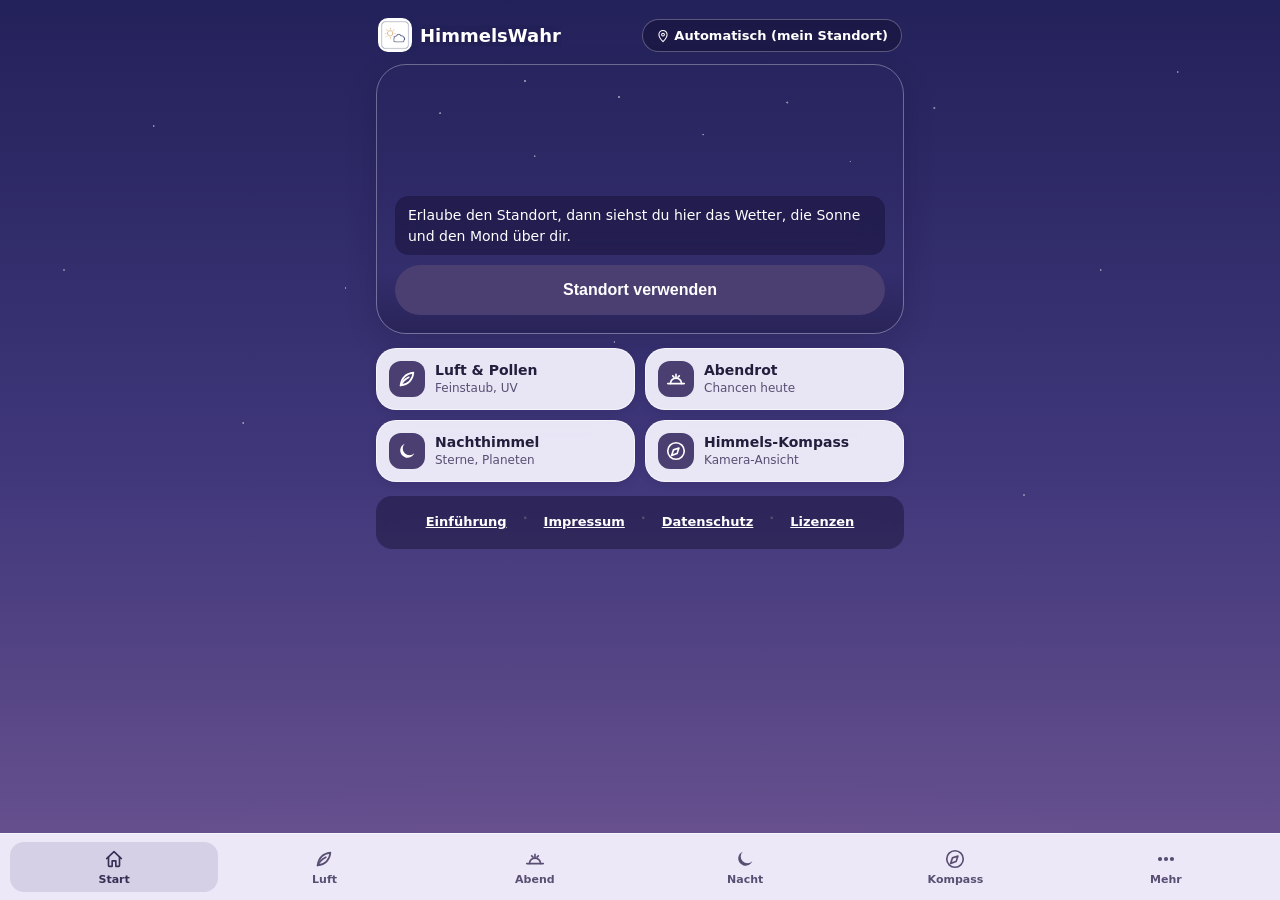
<file: hw-index.html>
<!DOCTYPE html>
<html lang="de">
<head>
<meta name="robots" content="noindex, nofollow">
<meta charset="UTF-8">
<meta name="viewport" content="width=device-width, initial-scale=1, maximum-scale=1, user-scalable=no, viewport-fit=cover">
<meta name="theme-color" content="#4A7FBE">
<meta name="apple-mobile-web-app-capable" content="yes">
<meta name="mobile-web-app-capable" content="yes">
<meta name="apple-mobile-web-app-status-bar-style" content="black-translucent">
<meta name="apple-mobile-web-app-title" content="HimmelsWahr">
<title>HimmelsWahr</title>
<link rel="manifest" href="hw-manifest.json">
<link rel="apple-touch-icon" sizes="180x180" href="hw-icon-180.png?v=3">
<link rel="icon" href="hw-icon-192.png" type="image/png">
<link rel="stylesheet" href="hw-style.css">
</head>
<body>
<div class="hw-wrap">

  <div class="hw-topbar">
    <div class="hw-brand"><img src="hw-icon-192.png" alt=""><span>HimmelsWahr</span></div>
    <button type="button" class="hw-hero-loc" onclick="hwOpenLocationPicker()" aria-label="Standort wählen"><span class="txt" id="hw-active-loc-label"></span></button>
  </div>

  <div id="hw-section-anchor" style="display:none;"></div>

  <section class="hw-hero" data-hw-section="hero" aria-label="Der Himmel über dir">
    <div class="hw-window">
      <div class="hw-scene" id="hw-scene" aria-hidden="true"></div>
      <div class="hw-hero-main" id="hw-hero-main" style="display:none;">
        <div class="hw-hero-temp" id="hw-hero-temp-val" aria-label="Aktuelle Temperatur">–</div>
        <div class="hw-hero-desc" id="hw-hero-desc"></div>
      </div>
      <div class="hw-hero-gate" id="hw-hero-gate">
        <p id="hw-lage-status">Erlaube den Standort, dann siehst du hier das Wetter, die Sonne und den Mond über dir.</p>
        <div id="hw-lage-skeleton" style="display:none;"><div class="hw-skeleton w60"></div></div>
        <button class="hw-btn primary" id="hw-lage-btn" onclick="hwLoadLage()">Standort verwenden</button>
      </div>
    </div>
    <div id="hw-day-band"></div>
    <p class="hw-day-summary" id="hw-day-summary" style="display:none;"></p>
  </section>

  <div class="hw-card" id="hw-nowcast-card" data-hw-section="nowcast" style="display:none;">
    <h2>Regen in den nächsten 2 Stunden</h2>
    <div id="hw-nowcast"></div>
  </div>

  <div class="hw-quick-tiles" data-hw-section="quicktiles">
    <a href="hw-umwelt.html" class="hw-quick-tile"><span class="hw-quick-tile-icon" data-hwi="leaf" data-hwi-size="22"></span><span>Luft &amp; Pollen<small>Feinstaub, UV</small></span></a>
    <a href="hw-abendrot.html" class="hw-quick-tile"><span class="hw-quick-tile-icon" data-hwi="sunset" data-hwi-size="22"></span><span>Abendrot<small>Chancen heute</small></span></a>
    <a href="hw-nachthimmel.html" class="hw-quick-tile"><span class="hw-quick-tile-icon" data-hwi="moon" data-hwi-size="22"></span><span>Nachthimmel<small>Sterne, Planeten</small></span></a>
    <a href="hw-kompass.html" class="hw-quick-tile"><span class="hw-quick-tile-icon" data-hwi="compass" data-hwi-size="22"></span><span>Himmels-Kompass<small>Kamera-Ansicht</small></span></a>
  </div>

  <div class="hw-card" id="hw-lage-card" data-hw-section="lage" style="display:none;">
    <h2>Aktuelle Lage</h2>
    <div id="hw-lage-result">
      <div class="hw-row"><span>Wetterlage</span><span id="hw-r-code">–</span></div>
      <div class="hw-row"><span>Bewölkung</span><span id="hw-r-cloud">–</span></div>
      <div class="hw-row"><span>Regenwahrscheinlichkeit</span><span id="hw-r-precip">–</span></div>
      <div class="hw-row"><span>Wind</span><span id="hw-r-wind">–</span></div>
      <div class="hw-row" id="hw-r-yesterday-row" style="display:none;"><span>Im Vergleich</span><span id="hw-r-yesterday">–</span></div>
      <div id="hw-r-precip-chart"></div>
      <p style="font-size:12px;color:var(--text-secondary);text-align:center;margin:2px 0 0;">Regenwahrscheinlichkeit, nächste Stunden</p>
      <div style="display:flex;justify-content:center;gap:22px;margin-top:14px;">
        <div id="hw-r-score-ring"></div>
        <div id="hw-r-uv-ring"></div>
      </div>
      <div class="hw-rain-alert-row" style="margin-top:14px;">
        <button class="hw-btn" id="hw-rain-alert-toggle" onclick="hwToggleRainAlert()" style="margin-bottom:6px;"><span data-hwi="bell" data-hwi-size="16"></span> Regen-Alarm einschalten</button>
        <p class="hw-rain-alert-note" style="font-size:12px;margin:0;">Meldet Regen, solange HimmelsWahr geöffnet ist.</p>
      </div>
      <p id="hw-r-updated" style="font-size:12px;color:var(--text-secondary);text-align:center;margin-top:10px;"></p>
      <p class="hw-attrib">Wetterdaten von <a href="https://open-meteo.com/" target="_blank" rel="noopener">Open-Meteo.com</a> (<a href="https://creativecommons.org/licenses/by/4.0/" target="_blank" rel="noopener">CC BY 4.0</a>), aufbereitet und umgerechnet</p>
    </div>
  </div>

  <div class="hw-card" id="hw-hourly-card" data-hw-section="hourly" style="display:none;">
    <h2>Stündlicher Verlauf</h2>
    <div class="hw-hourly-scroll" id="hw-hourly-scroll"></div>
    <p class="hw-attrib">Wetterdaten von <a href="https://open-meteo.com/" target="_blank" rel="noopener">Open-Meteo.com</a> (<a href="https://creativecommons.org/licenses/by/4.0/" target="_blank" rel="noopener">CC BY 4.0</a>), aufbereitet und umgerechnet</p>
  </div>

  <div class="hw-card" id="hw-forecast-card" data-hw-section="forecast" style="display:none;">
    <h2>Vorhersage</h2>
    <p style="font-size:12px;color:var(--text-secondary);margin-top:-6px;">Die nächsten 5 Tage · antippen für Details</p>
    <div id="hw-week-trend"></div>
    <div id="hw-forecast-list"></div>
    <p class="hw-attrib">Wetterdaten von <a href="https://open-meteo.com/" target="_blank" rel="noopener">Open-Meteo.com</a> (<a href="https://creativecommons.org/licenses/by/4.0/" target="_blank" rel="noopener">CC BY 4.0</a>), aufbereitet und umgerechnet</p>
  </div>

  <div data-hw-section="details">
    <button type="button" class="hw-btn hw-details-toggle" id="hw-details-toggle" style="display:none;" aria-expanded="false" aria-controls="hw-details-body">
      <span><span class="hw-icon" data-hwi="chart" data-hwi-size="16"></span> Weitere Details</span>
      <span class="hw-details-chevron" id="hw-details-chevron">›</span>
    </button>
    <div class="hw-card hw-details-body" id="hw-details-body" style="display:none;">
      <div class="hw-stat-grid" id="hw-stat-grid"></div>
      <p class="hw-attrib">Wetterdaten von <a href="https://open-meteo.com/" target="_blank" rel="noopener">Open-Meteo.com</a> (<a href="https://creativecommons.org/licenses/by/4.0/" target="_blank" rel="noopener">CC BY 4.0</a>), aufbereitet und umgerechnet</p>
    </div>
  </div>

  <div class="hw-footer">
    <a href="hw-info.html">Einführung</a>·<a href="hw-impressum.html">Impressum</a>·<a href="hw-datenschutz.html">Datenschutz</a>·<a href="hw-lizenzen.html">Lizenzen</a>
  </div>
</div>

<script src="hw-astro.js"></script>
<script src="hw-app.js"></script>
<script src="hw-sky.js"></script>
<script>
hwRenderNav('hw-index.html');

hwApplySectionOrder();

if(!localStorage.getItem('hw-intro-seen')){
  localStorage.setItem('hw-intro-seen', '1');
  location.replace('hw-info.html');
}

var hwLastTemp = 0;
function hwSet(id, prop, val){ var el = document.getElementById(id); if(el) el[prop] = val; return el; }
function hwShowGate(msg, showBtn){
  document.getElementById('hw-hero-gate').style.display = 'flex';
  document.getElementById('hw-hero-main').style.display = 'none';
  document.getElementById('hw-lage-skeleton').style.display = 'none';
  hwSet('hw-lage-status', 'textContent', msg);
  document.getElementById('hw-lage-status').style.display = 'block';
  document.getElementById('hw-lage-btn').style.display = showBtn ? 'flex' : 'none';
}

function hwLoadLage(){
  document.getElementById('hw-active-loc-label').innerHTML = hwActiveLocationLabel();
  document.getElementById('hw-lage-btn').style.display = 'none';
  document.getElementById('hw-lage-status').style.display = 'none';
  document.getElementById('hw-lage-skeleton').style.display = 'block';
  var pos0 = null;
  hwGetActiveLocation().then(function(pos){
    pos0 = pos;
    return Promise.all([hwFetchWeather(pos.lat, pos.lon), hwFetchNowcast(pos.lat, pos.lon)]);
  }).then(function(res){
    var data = res[0], nc = res[1], c = data.current, lat = pos0.lat, lon = pos0.lon;

    /* Himmelsfenster */
    document.getElementById('hw-hero-gate').style.display = 'none';
    document.getElementById('hw-hero-main').style.display = 'block';
    hwAnimateNumber(document.getElementById('hw-hero-temp-val'), hwLastTemp, Math.round(c.temperature_2m), '°');
    hwLastTemp = Math.round(c.temperature_2m);
    var desc = hwWeatherCodeText(c.weather_code);
    if(c.apparent_temperature != null && Math.abs(c.apparent_temperature - c.temperature_2m) >= 2) desc += ' · gefühlt ' + Math.round(c.apparent_temperature) + '°';
    if(hwIsFreezingCode(c.weather_code)) desc += ' · Glättegefahr';
    document.getElementById('hw-hero-desc').innerHTML =
      '<span style="color:#fff;display:inline-flex;">' + hwWeatherIcon(c.weather_code, 18, c.is_day === 1) + '</span><span>' + desc + '</span>';
    hwSetSkyCloud(c.cloud_cover);
    hwRenderScene('hw-scene', c.weather_code, lat, lon, c.cloud_cover);
    hwRenderDayBand('hw-day-band', data, lat, lon);
    hwRenderDaySummary('hw-day-summary', data);

    /* Regen in den nächsten 2 Stunden */
    document.getElementById('hw-nowcast-card').style.display = hwRenderNowcast('hw-nowcast', nc) ? 'block' : 'none';

    /* Aktuelle Lage */
    var yDiff = hwUpdateYesterdayCompare(c.temperature_2m, hwLocKey(lat, lon));
    var yText = hwYesterdayCompareText(yDiff);
    if(yText){
      document.getElementById('hw-r-yesterday').textContent = yText;
      document.getElementById('hw-r-yesterday-row').style.display = 'flex';
    } else {
      document.getElementById('hw-r-yesterday-row').style.display = 'none';
    }
    document.getElementById('hw-r-code').innerHTML =
      '<span style="vertical-align:middle;margin-right:6px;color:' + hwWeatherIconColor(c.weather_code, c.is_day === 1) + ';">' + hwWeatherIcon(c.weather_code, 20, c.is_day === 1) + '</span>' + hwWeatherCodeText(c.weather_code);
    document.getElementById('hw-r-cloud').textContent = c.cloud_cover + ' %';
    document.getElementById('hw-r-precip').textContent = (c.precipitation_probability != null ? c.precipitation_probability + ' %' : '–');
    var gustBad = c.wind_gusts_10m != null && c.wind_gusts_10m >= 60;
    document.getElementById('hw-r-wind').innerHTML = c.wind_speed_10m + ' km/h' +
      (c.wind_gusts_10m != null ? ' <span style="' + (gustBad ? 'color:var(--red-fg);font-weight:700;' : 'color:var(--text-secondary);') + '">(Böen ' + Math.round(c.wind_gusts_10m) + (gustBad ? ' ' + hwIcon('warning', 13) : '') + ')</span>' : '');
    hwRenderPrecipChart('hw-r-precip-chart', data, 5);

    var feel = c.apparent_temperature != null ? c.apparent_temperature : c.temperature_2m;
    var s = hwCalcScore(feel, c.precipitation_probability || 0, c.wind_speed_10m, c.uv_index, c.wind_gusts_10m);
    var scoreColor = s.stufe === 'gruen' ? 'var(--green-dot)' : (s.stufe === 'gelb' ? 'var(--yellow-dot)' : 'var(--red-dot)');
    hwRenderRing('hw-r-score-ring', s.score, 100, scoreColor, 'Draußen-Score', s.score);
    var uv = c.uv_index != null ? c.uv_index : 0;
    var uvColor = uv <= 2 ? 'var(--green-dot)' : (uv <= 5 ? 'var(--yellow-dot)' : 'var(--red-dot)');
    hwRenderRing('hw-r-uv-ring', uv, 11, uvColor, 'UV-Index', uv);

    document.getElementById('hw-r-updated').innerHTML = hwIcon('refresh', 13) + ' Zuletzt aktualisiert: ' + new Date().toLocaleTimeString('de-DE');
    document.getElementById('hw-lage-card').style.display = 'block';

    hwRenderHourlyStrip('hw-hourly-scroll', data, 16);
    document.getElementById('hw-hourly-card').style.display = 'block';
    hwCheckRainAlert(data, nc);
    hwRenderForecast('hw-forecast-list', data);
    document.getElementById('hw-forecast-card').style.display = 'block';
    hwRenderWeekTrend('hw-week-trend', data);
    hwRenderDetailTiles(data);
    document.getElementById('hw-details-toggle').style.display = 'flex';
  }).catch(function(err){
    var offline = (typeof navigator !== 'undefined' && navigator.onLine === false);
    hwShowGate(offline ? 'Keine Internetverbindung – für Wetterdaten wird eine Verbindung benötigt.' :
      'Standort oder Wetterdaten nicht verfügbar: ' + (err && err.message ? err.message : 'Zugriff verweigert') + '. Du kannst auch oben einen Ort suchen.', true);
  });
}
document.addEventListener('DOMContentLoaded', function(){
  window.hwPageReload = hwLoadLage;
  hwUpdateRainAlertButton();
  document.getElementById('hw-active-loc-label').innerHTML = hwActiveLocationLabel();
  var c0 = hwSkyCoords();
  hwRenderScene('hw-scene', 0, c0.lat, c0.lon, 10);
  if(hwHasActiveLocationReady()) hwLoadLage();
  /* Werte automatisch alle 10 Minuten auffrischen, solange die Seite geöffnet ist */
  setInterval(function(){ if(!document.hidden && hwHasActiveLocationReady()) hwLoadLage(); }, 600000);

  var detailsToggle = document.getElementById('hw-details-toggle');
  var detailsBody = document.getElementById('hw-details-body');
  var detailsChevron = document.getElementById('hw-details-chevron');
  detailsToggle.addEventListener('click', function(){
    var open = detailsToggle.getAttribute('aria-expanded') === 'true';
    detailsToggle.setAttribute('aria-expanded', open ? 'false' : 'true');
    detailsBody.style.display = open ? 'none' : 'block';
    detailsChevron.style.transform = open ? 'rotate(0deg)' : 'rotate(90deg)';
  });
});

</script>
</body>
</html>
</file>
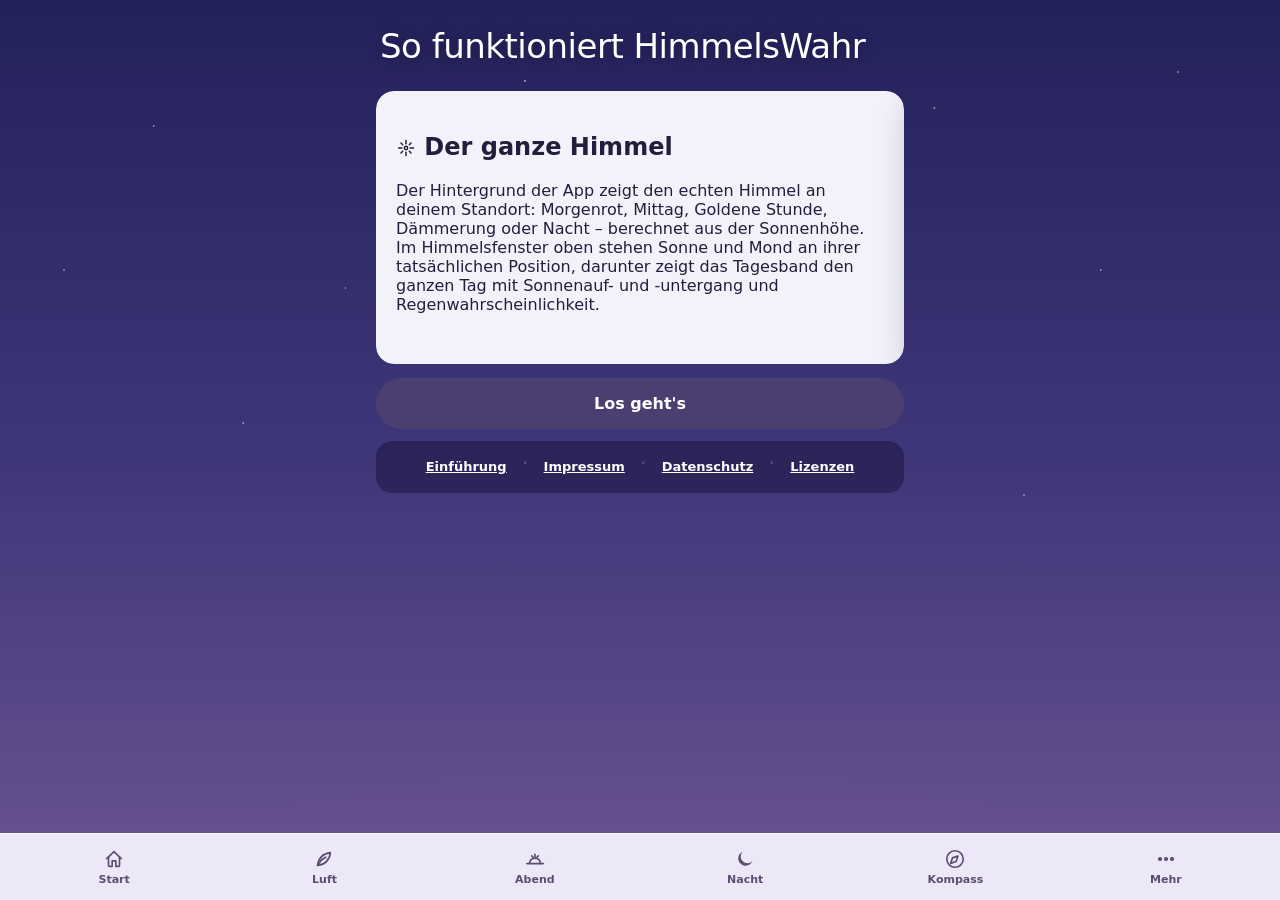
<file: hw-info.html>
<!DOCTYPE html>
<html lang="de">
<head>
<meta name="robots" content="noindex, nofollow">
<meta charset="UTF-8">
<meta name="viewport" content="width=device-width, initial-scale=1, maximum-scale=1, user-scalable=no, viewport-fit=cover">
<meta name="theme-color" content="#4A7FBE">
<meta name="apple-mobile-web-app-capable" content="yes">
<meta name="mobile-web-app-capable" content="yes">
<meta name="apple-mobile-web-app-status-bar-style" content="black-translucent">
<meta name="apple-mobile-web-app-title" content="HimmelsWahr">
<title>Einführung – HimmelsWahr</title>
<link rel="manifest" href="hw-manifest.json">
<link rel="apple-touch-icon" sizes="180x180" href="hw-icon-180.png?v=3">
<link rel="icon" href="hw-icon-192.png" type="image/png">
<link rel="stylesheet" href="hw-style.css">
</head>
<body>
<div class="hw-wrap">
  <div class="hw-header">
    <h1>So funktioniert HimmelsWahr</h1>
  </div>
  <div class="hw-slides">
    <div class="hw-slide">
      <h2><span data-hwi="sparkles" data-hwi-size="20"></span> Der ganze Himmel</h2>
      <p>Der Hintergrund der App zeigt den echten Himmel an deinem Standort: Morgenrot, Mittag, Goldene Stunde, Dämmerung oder Nacht – berechnet aus der Sonnenhöhe. Im Himmelsfenster oben stehen Sonne und Mond an ihrer tatsächlichen Position, darunter zeigt das Tagesband den ganzen Tag mit Sonnenauf- und -untergang und Regenwahrscheinlichkeit.</p>
    </div>
    <div class="hw-slide">
      <h2>Wetter und Regen</h2>
      <p>Aktuelle Lage, Stundenverlauf, 5-Tage-Vorhersage und Details wie gefühlte Temperatur, Böen und Luftdruck-Trend. „Regen in den nächsten 2 Stunden“ nutzt 15-Minuten-Modelldaten (kein Regenradar). Der Regen-Alarm meldet Regen, solange die App geöffnet ist.</p>
    </div>
    <div class="hw-slide">
      <h2>Die Ampel-Farben</h2>
      <div class="hw-row"><span><span class="hw-dot hw-dot-gruen"></span>Grün</span><span>Gut / hohe Chance</span></div>
      <div class="hw-row"><span><span class="hw-dot hw-dot-gelb"></span>Gelb</span><span>Durchwachsen / möglich</span></div>
      <div class="hw-row"><span><span class="hw-dot hw-dot-rot"></span>Rot</span><span>Ungünstig / erhöhte Vorsicht</span></div>
      <p style="margin-top:8px;">Die Ampel erscheint beim Draußen-Score, bei Luft &amp; Pollen, beim Abendrot und beim Nachthimmel.</p>
    </div>
    <div class="hw-slide">
      <h2><span data-hwi="leaf" data-hwi-size="20"></span> Luft &amp; Pollen</h2>
      <p>Feinstaub, Ozon, Stickstoffdioxid, UV-Index und Pollenbelastung, zusammengefasst im europäischen Luftqualitätsindex (EAQI) mit Ampel-Einschätzung.</p>
    </div>
    <div class="hw-slide">
      <h2><span data-hwi="sunset" data-hwi-size="20"></span> Abend- und Morgenrot</h2>
      <p>Die Schätzung schaut nicht nur über dich, sondern auch 60 und 150 km in Richtung der Sonne: Ein freier Horizont und ein lockerer Wolkenschleier darüber bringen Farbe. Dazu die Zeiten von Goldener und Blauer Stunde.</p>
    </div>
    <div class="hw-slide">
      <h2><span data-hwi="moon" data-hwi-size="20"></span> Nachthimmel</h2>
      <p>Bewertung der Nacht Stunde für Stunde (Wolken, Mond, Restdämmerung, Lichtverschmutzung), dazu Mondphase mit Auf- und Untergang, sichtbare Planeten, kommende Mondphasen, Sternschnuppen-Maxima und die nächste Jahreszeit.</p>
    </div>
    <div class="hw-slide">
      <h2><span data-hwi="compass" data-hwi-size="20"></span> Himmels-Kompass</h2>
      <p>Die Kamera-Ansicht zeigt Sonne, Mond, Planeten, helle Sterne, Sternbilder, den Horizont und die heutige Sonnenbahn dort, wo sie stehen. Über „Kalibrieren“ gleichst du Nordabweichung und Sichtfeld deines iPhones an. Blicke nie direkt in die Sonne.</p>
    </div>
    <div class="hw-slide">
      <h2><span data-hwi="pin" data-hwi-size="20"></span> Standort wählen</h2>
      <p>Über „Mehr“ oder das Ortssymbol oben wechselst du zwischen deinem automatischen Standort und beliebigen Orten, auch als Favoriten.</p>
    </div>
    <div class="hw-slide">
      <h2>Deine Daten</h2>
      <p>Für Wetterdaten wird dein Standort an Open-Meteo.com übermittelt – nur wenn du eine Wetterfunktion nutzt. Sonne, Mond, Planeten und Sterne werden auf deinem Gerät berechnet. Mehr dazu in der Datenschutzerklärung.</p>
    </div>
  </div>
  <a class="hw-btn primary" href="hw-index.html">Los geht's</a>
  <div class="hw-footer">
    <a href="hw-info.html">Einführung</a>·<a href="hw-impressum.html">Impressum</a>·<a href="hw-datenschutz.html">Datenschutz</a>·<a href="hw-lizenzen.html">Lizenzen</a>
  </div>
</div>

<script src="hw-astro.js"></script>
<script src="hw-app.js"></script>
<script src="hw-sky.js"></script>
<script>
hwRenderNav('');

</script>
</body>
</html>
</file>
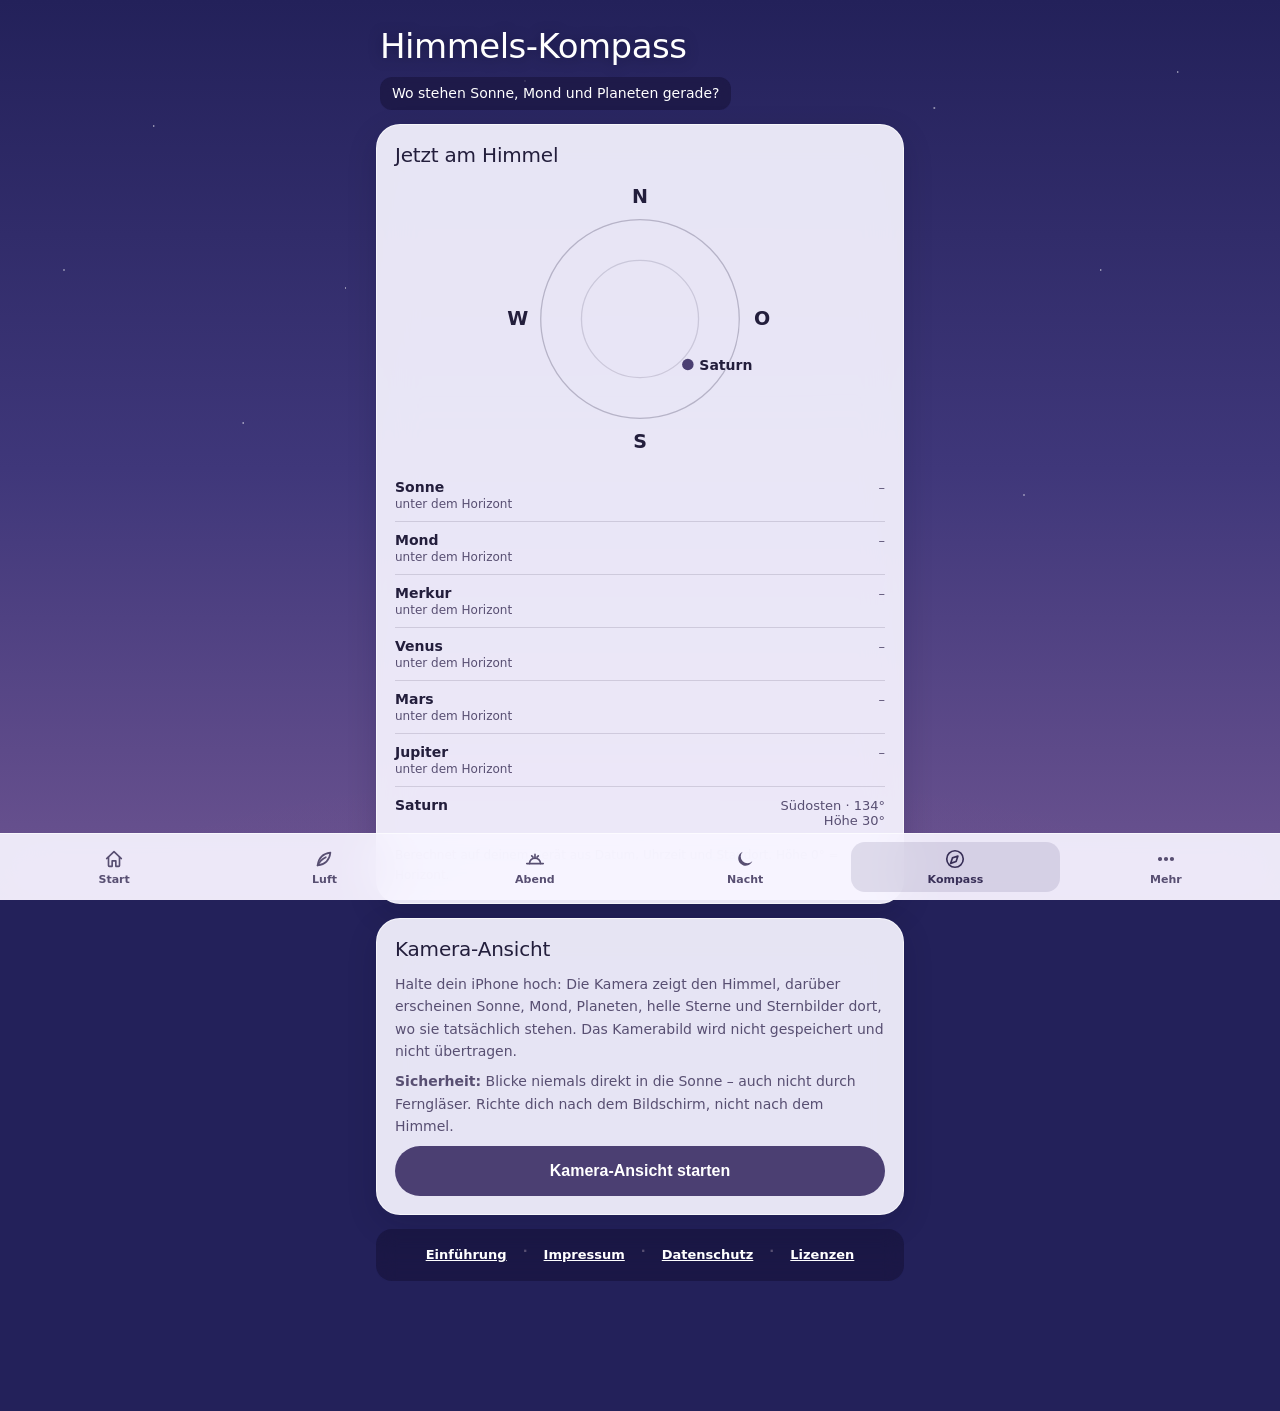
<file: hw-kompass.html>
<!DOCTYPE html>
<html lang="de">
<head>
<meta name="robots" content="noindex, nofollow">
<meta charset="UTF-8">
<meta name="viewport" content="width=device-width, initial-scale=1, maximum-scale=1, user-scalable=no, viewport-fit=cover">
<meta name="theme-color" content="#4A7FBE">
<meta name="apple-mobile-web-app-capable" content="yes">
<meta name="mobile-web-app-capable" content="yes">
<meta name="apple-mobile-web-app-status-bar-style" content="black-translucent">
<meta name="apple-mobile-web-app-title" content="HimmelsWahr">
<title>Himmels-Kompass – HimmelsWahr</title>
<link rel="manifest" href="hw-manifest.json">
<link rel="apple-touch-icon" sizes="180x180" href="hw-icon-180.png?v=3">
<link rel="icon" href="hw-icon-192.png" type="image/png">
<link rel="stylesheet" href="hw-style.css">
</head>
<body>
<div class="hw-wrap">
  <div class="hw-header">
    <h1>Himmels-Kompass</h1>
    <p class="hw-sub">Wo stehen Sonne, Mond und Planeten gerade?</p>
  </div>

  <div class="hw-card">
    <h2>Jetzt am Himmel</h2>
    <svg class="hw-compass-rose" id="hw-rose" viewBox="-110 -110 220 220" role="img" aria-label="Kompassrose mit Richtung von Sonne, Mond und Planeten"></svg>
    <div id="hw-now-list" style="margin-top:10px;"></div>
    <p style="font-size:12px;margin:8px 0 0;">Berechnet auf deinem Gerät aus Datum, Uhrzeit und Standort. Höhe 0° = Horizont.</p>
  </div>

  <div class="hw-card">
    <h2>Kamera-Ansicht</h2>
    <p>Halte dein iPhone hoch: Die Kamera zeigt den Himmel, darüber erscheinen Sonne, Mond, Planeten, helle Sterne und Sternbilder dort, wo sie tatsächlich stehen. Das Kamerabild wird nicht gespeichert und nicht übertragen.</p>
    <p><strong>Sicherheit:</strong> Blicke niemals direkt in die Sonne – auch nicht durch Ferngläser. Richte dich nach dem Bildschirm, nicht nach dem Himmel.</p>
    <button class="hw-btn primary" id="hwk-start-btn" style="margin:6px 0 0;">Kamera-Ansicht starten</button>
    <p id="hwk-error" style="color:var(--red-fg);display:none;margin-top:12px;"></p>
  </div>

  <div class="hw-footer">
    <a href="hw-info.html">Einführung</a>·<a href="hw-impressum.html">Impressum</a>·<a href="hw-datenschutz.html">Datenschutz</a>·<a href="hw-lizenzen.html">Lizenzen</a>
  </div>
</div>

<div class="hw-ar" id="hw-ar" role="dialog" aria-label="Kamera-Ansicht des Himmels">
  <video id="hwk-video" autoplay playsinline muted></video>
  <canvas id="hwk-canvas"></canvas>
  <div class="hw-ar-top">
    <button type="button" class="hw-ar-btn" id="hwk-close">Schließen</button>
    <button type="button" class="hw-ar-btn" id="hwk-cal-btn">Kalibrieren</button>
  </div>
  <div class="hw-ar-info" id="hwk-info">Langsam drehen und das Handy neigen.</div>
</div>

<script src="hw-astro.js"></script>
<script src="hw-app.js"></script>
<script src="hw-sky.js"></script>
<script>
hwRenderNav('hw-kompass.html');

/* ---------- Statische Übersicht (ohne Sensoren) ---------- */
function hwRenderRose(objs){
  var svg = document.getElementById('hw-rose');
  var s = '<circle cx="0" cy="0" r="78" fill="none" stroke="currentColor" stroke-opacity=".25" stroke-width="1"/><circle cx="0" cy="0" r="46" fill="none" stroke="currentColor" stroke-opacity=".15" stroke-width="1"/>';
  [['N',0],['O',90],['S',180],['W',270]].forEach(function(d){
    var a = hwDeg2rad(d[1]);
    s += '<text x="' + (Math.sin(a) * 96).toFixed(1) + '" y="' + (-Math.cos(a) * 96 + 5).toFixed(1) + '" text-anchor="middle" font-size="15" font-weight="700" fill="currentColor">' + d[0] + '</text>';
  });
  objs.forEach(function(o){
    if(o.altitude < 0) return;
    var r = 78 * (1 - hwClamp01(o.altitude / 90));
    var a = hwDeg2rad(o.azimuth), x = Math.sin(a) * r, y = -Math.cos(a) * r;
    var col = o.type === 'sun' ? '#E0A020' : (o.type === 'moon' ? '#8C84B8' : '#4B3F72');
    if(document.documentElement.getAttribute('data-theme') === 'dark') col = o.type === 'sun' ? '#F0C871' : (o.type === 'moon' ? '#D8D0FA' : '#B6ABE8');
    s += '<circle cx="' + x.toFixed(1) + '" cy="' + y.toFixed(1) + '" r="' + (o.type === 'sun' || o.type === 'moon' ? 7 : 4.5) + '" fill="' + col + '"/>';
    s += '<text x="' + (x + 9).toFixed(1) + '" y="' + (y + 4).toFixed(1) + '" font-size="11" font-weight="600" fill="currentColor">' + o.name + '</text>';
  });
  svg.innerHTML = s;
  svg.style.color = 'var(--text)';
}
function hwRenderNowList(){
  var c = hwSkyCoords();
  var objs = hwSkyObjects(new Date(), c.lat, c.lon, false, { refract: true }).filter(function(o){ return o.type === 'sun' || o.type === 'moon' || (o.type === 'planet' && o.nakedEye); });
  hwRenderRose(objs);
  document.getElementById('hw-now-list').innerHTML = objs.map(function(o){
    var up = o.altitude > 0;
    return '<div class="hw-obj"><span><strong>' + o.name + '</strong>' + (up ? '' : '<small>unter dem Horizont</small>') + '</span><span class="r">' +
      (up ? hwCompassWord(o.azimuth) + ' · ' + Math.round(o.azimuth) + '°<br>Höhe ' + Math.round(o.altitude) + '°' : '–') + '</span></div>';
  }).join('');
}

/* ---------- Kamera-Ansicht ---------- */
var AR = { on: false, stream: null, raf: 0, raw: null, absSeen: false, smQ: null, curHeading: 0, curPitch: 0, objs: [], lastCalc: 0, lat: 51, lon: 10, cal: { yaw: 0, fov: 68 }, lines: null, byName: {}, lastInfo: '' };
try{ var c0 = JSON.parse(localStorage.getItem('hw-kompass-cal')); if(c0 && typeof c0.yaw === 'number' && typeof c0.fov === 'number') AR.cal = c0; }catch(e){}
function arSaveCal(){ try{ localStorage.setItem('hw-kompass-cal', JSON.stringify(AR.cal)); }catch(e){} }
function arErr(msg){ var el = document.getElementById('hwk-error'); el.textContent = msg; el.style.display = 'block'; }

function arStoreOri(e, ok){
  AR.raw = { alpha: e.alpha, beta: e.beta, gamma: e.gamma, webkit: (e.webkitCompassHeading != null ? e.webkitCompassHeading : null), ok: ok };
}
function arOnAbs(e){ if(e.alpha == null) return; AR.absSeen = true; arStoreOri(e, true); }
function arOnOri(e){
  if(e.beta == null) return;
  if(e.webkitCompassHeading != null){ arStoreOri(e, true); return; }
  if(AR.absSeen) return;
  arStoreOri(e, e.absolute === true);
}
/* ---------- Quaternion-Hilfsfunktionen ---------- */
function hwQuatFromAngles(alphaDeg, betaDeg, gammaDeg){
  var _z = hwDeg2rad(alphaDeg || 0), _x = hwDeg2rad(betaDeg || 0), _y = hwDeg2rad(gammaDeg || 0);
  var cX = Math.cos(_x / 2), cY = Math.cos(_y / 2), cZ = Math.cos(_z / 2);
  var sX = Math.sin(_x / 2), sY = Math.sin(_y / 2), sZ = Math.sin(_z / 2);
  return [
    sX * cY * cZ - cX * sY * sZ,
    cX * sY * cZ + sX * cY * sZ,
    cX * cY * sZ + sX * sY * cZ,
    cX * cY * cZ - sX * sY * sZ
  ];
}
function hwQuatMul(a, b){
  return [
    a[3] * b[0] + a[0] * b[3] + a[1] * b[2] - a[2] * b[1],
    a[3] * b[1] - a[0] * b[2] + a[1] * b[3] + a[2] * b[0],
    a[3] * b[2] + a[0] * b[1] - a[1] * b[0] + a[2] * b[3],
    a[3] * b[3] - a[0] * b[0] - a[1] * b[1] - a[2] * b[2]
  ];
}
function hwQuatFromAxisAngle(axis, rad){
  var s = Math.sin(rad / 2);
  return [axis[0] * s, axis[1] * s, axis[2] * s, Math.cos(rad / 2)];
}
function hwQuatNormalize(q){
  var n = Math.sqrt(q[0] * q[0] + q[1] * q[1] + q[2] * q[2] + q[3] * q[3]) || 1;
  return [q[0] / n, q[1] / n, q[2] / n, q[3] / n];
}
function hwQuatSlerp(a, b, t){
  var ax = a[0], ay = a[1], az = a[2], aw = a[3], bx = b[0], by = b[1], bz = b[2], bw = b[3];
  var dot = ax * bx + ay * by + az * bz + aw * bw;
  if(dot < 0){ bx = -bx; by = -by; bz = -bz; bw = -bw; dot = -dot; }
  if(dot > 0.9995) return hwQuatNormalize([ax + (bx - ax) * t, ay + (by - ay) * t, az + (bz - az) * t, aw + (bw - aw) * t]);
  var theta0 = Math.acos(Math.min(1, dot)), theta = theta0 * t;
  var sinTheta0 = Math.sin(theta0), sinTheta = Math.sin(theta);
  var s0 = Math.cos(theta) - dot * sinTheta / sinTheta0, s1 = sinTheta / sinTheta0;
  return [ax * s0 + bx * s1, ay * s0 + by * s1, az * s0 + bz * s1, aw * s0 + bw * s1];
}
function hwQuatRotate(q, v){
  var qx = q[0], qy = q[1], qz = q[2], qw = q[3];
  var vx = v[0], vy = v[1], vz = v[2];
  var tx = 2 * (qy * vz - qz * vy), ty = 2 * (qz * vx - qx * vz), tz = 2 * (qx * vy - qy * vx);
  return [
    vx + qw * tx + (qy * tz - qz * ty),
    vy + qw * ty + (qz * tx - qx * tz),
    vz + qw * tz + (qx * ty - qy * tx)
  ];
}

/* Kamera-Orientierung als Quaternion aus den rohen Sensorwinkeln, statt getrennter Kompass-/Neigungs-/Roll-Winkel.
   Das vermeidet den Gimbal-Lock der alten Euler-Formel: dort wurde der Kompasskurs genau dann numerisch instabil,
   wenn die Kamera nahe am Zenit (senkrecht über Kopf) oder Nadir zeigte, und das Bild "kippte" plötzlich weg.
   Ein Quaternion hat diese Polstelle nicht, die Drehung bleibt beim Überkopf-Schwenk durchgehend glatt. */
function arAttitude(){
  var r = AR.raw;
  if(!r || r.beta == null) return null;
  var alphaEff = (r.webkit != null) ? hwWrap360(360 - r.webkit) : (r.alpha || 0);
  var dq = hwQuatFromAngles(alphaEff, r.beta, r.gamma || 0);
  var ang = (screen.orientation && typeof screen.orientation.angle === 'number') ? screen.orientation.angle : (window.orientation || 0);
  ang = ((ang % 360) + 360) % 360;
  var sq = hwQuatFromAxisAngle([0, 0, 1], hwDeg2rad(-ang));
  return { q: hwQuatNormalize(hwQuatMul(dq, sq)), ok: r.ok };
}
function arSmooth(t){
  if(!AR.smQ){ AR.smQ = t.q; return; }
  AR.smQ = hwQuatSlerp(AR.smQ, t.q, 0.22);
}
function arRecalc(){
  var now = Date.now();
  if(now - AR.lastCalc < 5000 && AR.objs.length) return;
  AR.lastCalc = now;
  var list = hwSkyObjects(new Date(), AR.lat, AR.lon, false, { refract: true });
  AR.byName = {};
  AR.objs = list.filter(function(o){
    var show = (o.type === 'star' && (o.mag <= 2.2 || o.con)) || o.type !== 'star';
    if(o.altitude < -3) show = false;
    return show;
  });
  list.forEach(function(o){ AR.byName[o.name] = o; });
}
function arVec(az, alt){
  var A = hwDeg2rad(az), L = hwDeg2rad(alt);
  return [Math.sin(A) * Math.cos(L), Math.cos(A) * Math.cos(L), Math.sin(L)];
}
function arDot(a, b){ return a[0] * b[0] + a[1] * b[1] + a[2] * b[2]; }
function arDraw(){
  if(!AR.on) return;
  AR.raf = requestAnimationFrame(arDraw);
  var cv = document.getElementById('hwk-canvas'), ctx = cv.getContext('2d');
  var dpr = window.devicePixelRatio || 1, W = cv.clientWidth, H = cv.clientHeight;
  if(cv.width !== Math.round(W * dpr) || cv.height !== Math.round(H * dpr)){ cv.width = Math.round(W * dpr); cv.height = Math.round(H * dpr); }
  ctx.setTransform(dpr, 0, 0, dpr, 0, 0);
  ctx.clearRect(0, 0, W, H);
  var att = arAttitude();
  if(!att){ ctx.fillStyle = '#fff'; ctx.font = '600 15px -apple-system,sans-serif'; ctx.textAlign = 'center'; ctx.fillText('Warte auf Bewegungssensor …', W / 2, H / 2); return; }
  arSmooth(att);
  arRecalc();
  var rawFw = hwQuatRotate(AR.smQ, [0, 0, -1]);
  AR.curHeading = hwWrap360(hwRad2deg(Math.atan2(rawFw[0], rawFw[1])));
  AR.curPitch = hwRad2deg(Math.asin(Math.max(-1, Math.min(1, rawFw[2]))));
  var qCal = hwQuatFromAxisAngle([0, 0, 1], hwDeg2rad(-AR.cal.yaw));
  var qView = hwQuatNormalize(hwQuatMul(qCal, AR.smQ));
  var fw = hwQuatRotate(qView, [0, 0, -1]);
  var rt = hwQuatRotate(qView, [1, 0, 0]);
  var up = hwQuatRotate(qView, [0, 1, 0]);
  var video = document.getElementById('hwk-video');
  var vw = video.videoWidth || 0, vh = video.videoHeight || 0;
  if(vw && ((vw > vh) !== (W > H))){ var tt = vw; vw = vh; vh = tt; }
  var fpx = vw ? (Math.max(vw, vh) / 2) / Math.tan(hwDeg2rad(AR.cal.fov) / 2) * Math.max(W / vw, H / vh)
               : (Math.max(W, H) / 2) / Math.tan(hwDeg2rad(AR.cal.fov) / 2);
  function proj(az, alt){
    var e = arVec(az, alt), zc = arDot(e, fw);
    if(zc < 0.05) return null;
    return { x: W / 2 + fpx * arDot(e, rt) / zc, y: H / 2 - fpx * arDot(e, up) / zc };
  }
  function label(txt, x, y, size, color){
    ctx.font = '600 ' + size + 'px -apple-system,sans-serif';
    ctx.lineWidth = 4; ctx.strokeStyle = 'rgba(10,8,30,0.75)'; ctx.strokeText(txt, x, y);
    ctx.fillStyle = color || '#fff'; ctx.fillText(txt, x, y);
  }
  ctx.textAlign = 'left';

  /* Horizont und Himmelsrichtungen */
  ctx.strokeStyle = 'rgba(255,255,255,0.55)'; ctx.lineWidth = 1.5; ctx.beginPath();
  var first = true;
  for(var az = 0; az <= 360; az += 3){
    var q = proj(az, 0);
    if(!q){ first = true; continue; }
    if(first){ ctx.moveTo(q.x, q.y); first = false; } else ctx.lineTo(q.x, q.y);
  }
  ctx.stroke();
  ctx.textAlign = 'center';
  [['N',0],['NO',45],['O',90],['SO',135],['S',180],['SW',225],['W',270],['NW',315]].forEach(function(d){
    var q = proj(d[1], 0);
    if(q && q.x > -30 && q.x < W + 30) label(d[0], q.x, q.y - 8, d[0].length === 1 ? 20 : 14, '#FFD98A');
  });

  /* Sonnenbahn heute (Punkte je Stunde) */
  var nowD = new Date(), d0 = new Date(nowD.getFullYear(), nowD.getMonth(), nowD.getDate());
  ctx.textAlign = 'center';
  for(var hr = 0; hr < 24; hr++){
    var sp = hwSunPosition(new Date(d0.getTime() + hr * 3600000), AR.lat, AR.lon);
    if(sp.altitude < 0) continue;
    var sq = proj(sp.azimuth, sp.altitude);
    if(!sq) continue;
    ctx.fillStyle = 'rgba(255,214,120,0.9)'; ctx.beginPath(); ctx.arc(sq.x, sq.y, 3, 0, 6.283); ctx.fill();
    label(hr + '', sq.x, sq.y - 8, 11, '#FFE7A8');
  }

  /* Sternbildlinien */
  ctx.lineWidth = 1.2; ctx.strokeStyle = 'rgba(160,190,255,0.55)';
  var conVis = {};
  /* Punkte nahe am Projektionsrand (kleines zc) werden bei der Perspektivteilung riesig/instabil
     und lassen vor allem große, weit über den Bildschirm reichende Sternbilder "rutschen". Solche
     Randpunkte fließen daher nicht in die Linien und nicht in die Positionsberechnung des Namens ein. */
  function projStable(az, alt){
    var e = arVec(az, alt), zc = arDot(e, fw);
    if(zc < 0.18) return null;
    return { x: W / 2 + fpx * arDot(e, rt) / zc, y: H / 2 - fpx * arDot(e, up) / zc };
  }
  Object.keys(HW_CONSTELLATION_LINES).forEach(function(k){
    HW_CONSTELLATION_LINES[k].forEach(function(pr){
      var A = AR.byName[pr[0]], B = AR.byName[pr[1]];
      if(!A || !B) return;
      var pa = projStable(A.azimuth, A.altitude), pb = projStable(B.azimuth, B.altitude);
      if(!pa || !pb) return;
      ctx.beginPath(); ctx.moveTo(pa.x, pa.y); ctx.lineTo(pb.x, pb.y); ctx.stroke();
      (conVis[k] = conVis[k] || []).push(pa, pb);
    });
  });
  ctx.textAlign = 'left';
  if(!AR.conLbl) AR.conLbl = {};
  Object.keys(conVis).forEach(function(k){
    var pts = conVis[k], mx = 0, my = 0;
    pts.forEach(function(q){ mx += q.x; my += q.y; });
    mx /= pts.length; my /= pts.length;
    if(mx < -40 || mx > W + 40 || my < -40 || my > H + 40) return;
    /* Ziel-Position sanft einregeln statt jeden Frame hart zu übernehmen, damit der Name nicht springt/rutscht */
    var prev = AR.conLbl[k];
    if(!prev || Math.hypot(mx - prev.x, my - prev.y) > Math.max(W, H) * 0.5){ prev = { x: mx, y: my }; }
    else { prev = { x: prev.x + (mx - prev.x) * 0.15, y: prev.y + (my - prev.y) * 0.15 }; }
    AR.conLbl[k] = prev;
    if(prev.x > 0 && prev.x < W && prev.y > 0 && prev.y < H) label(HW_CONSTELLATION_NAMES[k] || k, prev.x - 20, prev.y + 22, 12, 'rgba(190,210,255,0.95)');
  });

  /* Objekte */
  var best = null, bestD = 1e9;
  AR.objs.forEach(function(o){
    var q = proj(o.azimuth, o.altitude);
    if(!q || q.x < -40 || q.x > W + 40 || q.y < -40 || q.y > H + 40) return;
    var r, col, size = 13;
    if(o.type === 'sun'){ r = 13; col = '#FFD24A'; size = 15; }
    else if(o.type === 'moon'){ r = 12; col = '#F1EDFB'; size = 15; }
    else if(o.type === 'planet'){ r = 6; col = '#FFB27A'; }
    else if(o.type === 'deepsky'){ r = 5; col = '#9AE6C8'; }
    else { r = Math.max(1.8, 4.2 - o.mag * 0.9); col = '#FFFFFF'; }
    ctx.fillStyle = col;
    if(o.type === 'deepsky'){ ctx.strokeStyle = col; ctx.lineWidth = 1.5; ctx.beginPath(); ctx.arc(q.x, q.y, r, 0, 6.283); ctx.stroke(); }
    else { ctx.beginPath(); ctx.arc(q.x, q.y, r, 0, 6.283); ctx.fill(); }
    if(o.type !== 'star' || o.mag <= 1.5 || o.type === 'planet'){
      ctx.textAlign = 'left'; label(o.name, q.x + r + 5, q.y + 4, size, o.type === 'sun' ? '#FFE28A' : '#fff');
    }
    var dx = q.x - W / 2, dy = q.y - H / 2, dd = Math.sqrt(dx * dx + dy * dy);
    if(dd < bestD){ bestD = dd; best = o; }
  });

  /* Fadenkreuz */
  ctx.strokeStyle = 'rgba(255,255,255,0.8)'; ctx.lineWidth = 1.5;
  ctx.beginPath(); ctx.arc(W / 2, H / 2, 14, 0, 6.283); ctx.moveTo(W / 2 - 22, H / 2); ctx.lineTo(W / 2 - 8, H / 2); ctx.moveTo(W / 2 + 8, H / 2); ctx.lineTo(W / 2 + 22, H / 2);
  ctx.moveTo(W / 2, H / 2 - 22); ctx.lineTo(W / 2, H / 2 - 8); ctx.moveTo(W / 2, H / 2 + 8); ctx.lineTo(W / 2, H / 2 + 22); ctx.stroke();

  var hd = hwWrap360(AR.curHeading + AR.cal.yaw), pd = AR.curPitch;
  var info = 'Blickrichtung ' + hwCompassWord(hd) + ' · ' + Math.round(hd) + '° · Neigung ' + Math.round(pd) + '°';
  var near = best && bestD < 60 ? '<strong>' + best.name + '</strong> – Höhe ' + Math.round(best.altitude) + '°, Richtung ' + hwCompassWord(best.azimuth) + ' (' + Math.round(best.azimuth) + '°)' : 'Nichts im Fadenkreuz';
  var html = near + '<small>' + info + (att.ok ? '' : ' · Kompass ungenau (Gerät ohne absoluten Nordbezug)') + '</small>';
  if(html !== AR.lastInfo && !AR.calOpen){ document.getElementById('hwk-info').innerHTML = html; AR.lastInfo = html; }
}

/* Kalibrierung: Richtung (Nordabweichung) und Sichtfeld */
function arOpenCal(){
  AR.calOpen = true;
  var el = document.getElementById('hwk-info');
  el.innerHTML =
    '<div class="hw-field" style="color:#fff;"><label for="hwk-yaw" style="min-width:76px;">Richtung</label><input type="range" id="hwk-yaw" min="-30" max="30" step="0.5"><output id="hwk-yaw-o"></output></div>' +
    '<div class="hw-field" style="color:#fff;"><label for="hwk-fov" style="min-width:76px;">Sichtfeld</label><input type="range" id="hwk-fov" min="45" max="95" step="1"><output id="hwk-fov-o"></output></div>' +
    '<div style="display:flex;gap:8px;flex-wrap:wrap;margin-top:8px;">' +
      '<button type="button" class="hw-ar-btn" id="hwk-align-sun">Sonne im Fadenkreuz</button><button type="button" class="hw-ar-btn" id="hwk-align-moon">Mond im Fadenkreuz</button>' +
      '<button type="button" class="hw-ar-btn" id="hwk-reset">Zurücksetzen</button><button type="button" class="hw-ar-btn" id="hwk-done">Fertig</button></div>' +
    '<small>Tipp: Ziele mit dem Fadenkreuz auf Sonne oder Mond (Sonne nur über den Bildschirm, nie mit dem Auge) und tippe den Knopf – das gleicht die Nordabweichung aus.</small>';
  var yaw = document.getElementById('hwk-yaw'), fov = document.getElementById('hwk-fov');
  function sync(){ document.getElementById('hwk-yaw-o').textContent = AR.cal.yaw.toFixed(1) + '°'; document.getElementById('hwk-fov-o').textContent = Math.round(AR.cal.fov) + '°'; yaw.value = AR.cal.yaw; fov.value = AR.cal.fov; }
  sync();
  yaw.oninput = function(){ AR.cal.yaw = parseFloat(yaw.value); sync(); arSaveCal(); };
  fov.oninput = function(){ AR.cal.fov = parseFloat(fov.value); sync(); arSaveCal(); };
  function align(name){
    if(!AR.smQ) return;
    var o = AR.byName[name];
    if(!o || o.altitude < 0){ alert(name + ' steht gerade unter dem Horizont.'); return; }
    AR.cal.yaw = Math.max(-45, Math.min(45, hwWrap180(o.azimuth - AR.curHeading)));
    sync(); arSaveCal();
  }
  document.getElementById('hwk-align-sun').onclick = function(){ align('Sonne'); };
  document.getElementById('hwk-align-moon').onclick = function(){ align('Mond'); };
  document.getElementById('hwk-reset').onclick = function(){ AR.cal = { yaw: 0, fov: 68 }; sync(); arSaveCal(); };
  document.getElementById('hwk-done').onclick = function(){ AR.calOpen = false; AR.lastInfo = ''; };
}

function arStop(){
  AR.on = false;
  cancelAnimationFrame(AR.raf);
  window.removeEventListener('deviceorientation', arOnOri, true);
  window.removeEventListener('deviceorientationabsolute', arOnAbs, true);
  if(AR.stream){ AR.stream.getTracks().forEach(function(t){ t.stop(); }); AR.stream = null; }
  var v = document.getElementById('hwk-video'); v.srcObject = null;
  document.getElementById('hw-ar').classList.remove('on');
  document.getElementById('hw-nav').style.display = '';
  AR.smQ = null; AR.raw = null; AR.absSeen = false; AR.calOpen = false;
}
function arStart(){
  document.getElementById('hwk-error').style.display = 'none';
  var perm = (typeof DeviceOrientationEvent !== 'undefined' && typeof DeviceOrientationEvent.requestPermission === 'function')
    ? DeviceOrientationEvent.requestPermission() : Promise.resolve('granted');
  perm.then(function(st){
    if(st !== 'granted') throw new Error('Der Zugriff auf die Bewegungssensoren wurde nicht erlaubt. Erlaube ihn in den Safari-/App-Einstellungen.');
    return hwGetActiveLocation();
  }).then(function(pos){
    AR.lat = pos.lat; AR.lon = pos.lon; AR.lastCalc = 0; AR.objs = []; AR.conLbl = {};
    window.addEventListener('deviceorientationabsolute', arOnAbs, true);
    window.addEventListener('deviceorientation', arOnOri, true);
    document.getElementById('hw-ar').classList.add('on');
    document.getElementById('hw-nav').style.display = 'none';
    AR.on = true;
    var cam = (navigator.mediaDevices && navigator.mediaDevices.getUserMedia)
      ? navigator.mediaDevices.getUserMedia({ video: { facingMode: { ideal: 'environment' } }, audio: false }) : Promise.reject(new Error('Kamera nicht verfügbar'));
    return cam.then(function(stream){
      AR.stream = stream;
      var v = document.getElementById('hwk-video'); v.srcObject = stream; v.play().catch(function(){});
    }).catch(function(){
      document.getElementById('hwk-info').textContent = 'Kamera nicht verfügbar – es wird nur die Überlagerung auf dunklem Hintergrund gezeigt.';
    }).then(function(){ AR.raf = requestAnimationFrame(arDraw); });
  }).catch(function(err){
    arStop();
    arErr((err && err.message) ? err.message : 'Start nicht möglich.');
  });
}
document.addEventListener('DOMContentLoaded', function(){
  window.hwPageReload = hwRenderNowList;
  hwRenderNowList();
  setInterval(hwRenderNowList, 60000);
  document.getElementById('hwk-start-btn').onclick = arStart;
  document.getElementById('hwk-close').onclick = arStop;
  document.getElementById('hwk-cal-btn').onclick = arOpenCal;
});
document.addEventListener('visibilitychange', function(){ if(document.hidden && AR.on) arStop(); });

</script>
</body>
</html>
</file>
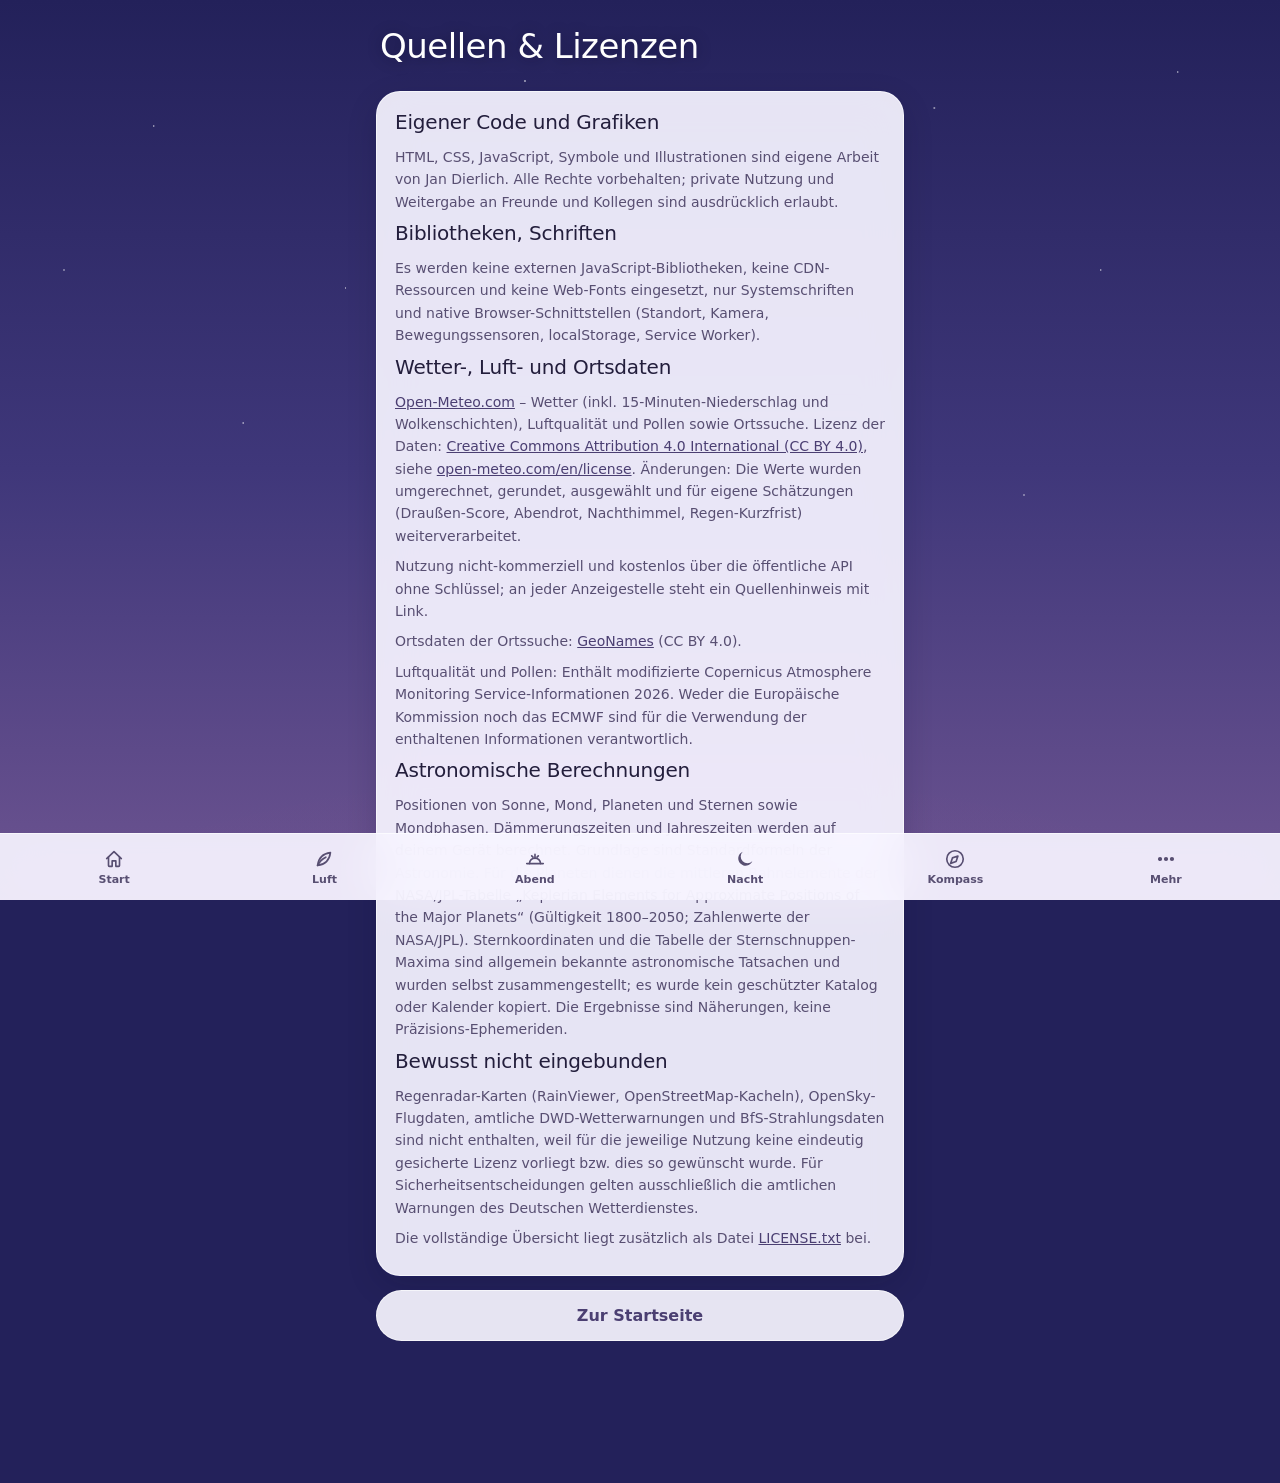
<file: hw-lizenzen.html>
<!DOCTYPE html>
<html lang="de">
<head>
<meta name="robots" content="noindex, nofollow">
<meta charset="UTF-8">
<meta name="viewport" content="width=device-width, initial-scale=1, maximum-scale=1, user-scalable=no, viewport-fit=cover">
<meta name="theme-color" content="#4A7FBE">
<meta name="apple-mobile-web-app-capable" content="yes">
<meta name="mobile-web-app-capable" content="yes">
<meta name="apple-mobile-web-app-status-bar-style" content="black-translucent">
<meta name="apple-mobile-web-app-title" content="HimmelsWahr">
<title>Quellen & Lizenzen – HimmelsWahr</title>
<link rel="manifest" href="hw-manifest.json">
<link rel="apple-touch-icon" sizes="180x180" href="hw-icon-180.png?v=3">
<link rel="icon" href="hw-icon-192.png" type="image/png">
<link rel="stylesheet" href="hw-style.css">
</head>
<body>
<div class="hw-wrap hw-legal">
  <div class="hw-header"><h1>Quellen &amp; Lizenzen</h1></div>
  <div class="hw-card">
    <h2>Eigener Code und Grafiken</h2>
    <p>HTML, CSS, JavaScript, Symbole und Illustrationen sind eigene Arbeit von Jan Dierlich. Alle Rechte vorbehalten; private Nutzung und Weitergabe an Freunde und Kollegen sind ausdrücklich erlaubt.</p>
    <h2>Bibliotheken, Schriften</h2>
    <p>Es werden keine externen JavaScript-Bibliotheken, keine CDN-Ressourcen und keine Web-Fonts eingesetzt, nur Systemschriften und native Browser-Schnittstellen (Standort, Kamera, Bewegungssensoren, localStorage, Service Worker).</p>

    <h2>Wetter-, Luft- und Ortsdaten</h2>
    <p><a href="https://open-meteo.com/" target="_blank" rel="noopener">Open-Meteo.com</a> – Wetter (inkl. 15-Minuten-Niederschlag und Wolkenschichten), Luftqualität und Pollen sowie Ortssuche. Lizenz der Daten: <a href="https://creativecommons.org/licenses/by/4.0/" target="_blank" rel="noopener">Creative Commons Attribution 4.0 International (CC BY 4.0)</a>, siehe <a href="https://open-meteo.com/en/license" target="_blank" rel="noopener">open-meteo.com/en/license</a>. Änderungen: Die Werte wurden umgerechnet, gerundet, ausgewählt und für eigene Schätzungen (Draußen-Score, Abendrot, Nachthimmel, Regen-Kurzfrist) weiterverarbeitet.</p>
    <p>Nutzung nicht-kommerziell und kostenlos über die öffentliche API ohne Schlüssel; an jeder Anzeigestelle steht ein Quellenhinweis mit Link.</p>
    <p>Ortsdaten der Ortssuche: <a href="https://www.geonames.org/" target="_blank" rel="noopener">GeoNames</a> (CC BY 4.0).</p>
    <p>Luftqualität und Pollen: Enthält modifizierte Copernicus Atmosphere Monitoring Service-Informationen 2026. Weder die Europäische Kommission noch das ECMWF sind für die Verwendung der enthaltenen Informationen verantwortlich.</p>

    <h2>Astronomische Berechnungen</h2>
    <p>Positionen von Sonne, Mond, Planeten und Sternen sowie Mondphasen, Dämmerungszeiten und Jahreszeiten werden auf deinem Gerät berechnet. Grundlage sind Standardformeln der Astronomie. Für die Planeten dienen die mittleren Bahnelemente der NASA/JPL-Tabelle „Keplerian Elements for Approximate Positions of the Major Planets“ (Gültigkeit 1800–2050; Zahlenwerte der NASA/JPL). Sternkoordinaten und die Tabelle der Sternschnuppen-Maxima sind allgemein bekannte astronomische Tatsachen und wurden selbst zusammengestellt; es wurde kein geschützter Katalog oder Kalender kopiert. Die Ergebnisse sind Näherungen, keine Präzisions-Ephemeriden.</p>

    <h2>Bewusst nicht eingebunden</h2>
    <p>Regenradar-Karten (RainViewer, OpenStreetMap-Kacheln), OpenSky-Flugdaten, amtliche DWD-Wetterwarnungen und BfS-Strahlungsdaten sind nicht enthalten, weil für die jeweilige Nutzung keine eindeutig gesicherte Lizenz vorliegt bzw. dies so gewünscht wurde. Für Sicherheitsentscheidungen gelten ausschließlich die amtlichen Warnungen des Deutschen Wetterdienstes.</p>
    <p>Die vollständige Übersicht liegt zusätzlich als Datei <a href="LICENSE.txt">LICENSE.txt</a> bei.</p>
  </div>
  <a class="hw-btn" href="hw-index.html">Zur Startseite</a>
</div>

<script src="hw-astro.js"></script>
<script src="hw-app.js"></script>
<script src="hw-sky.js"></script>
<script>
hwRenderNav('');
</script>
</body>
</html>
</file>
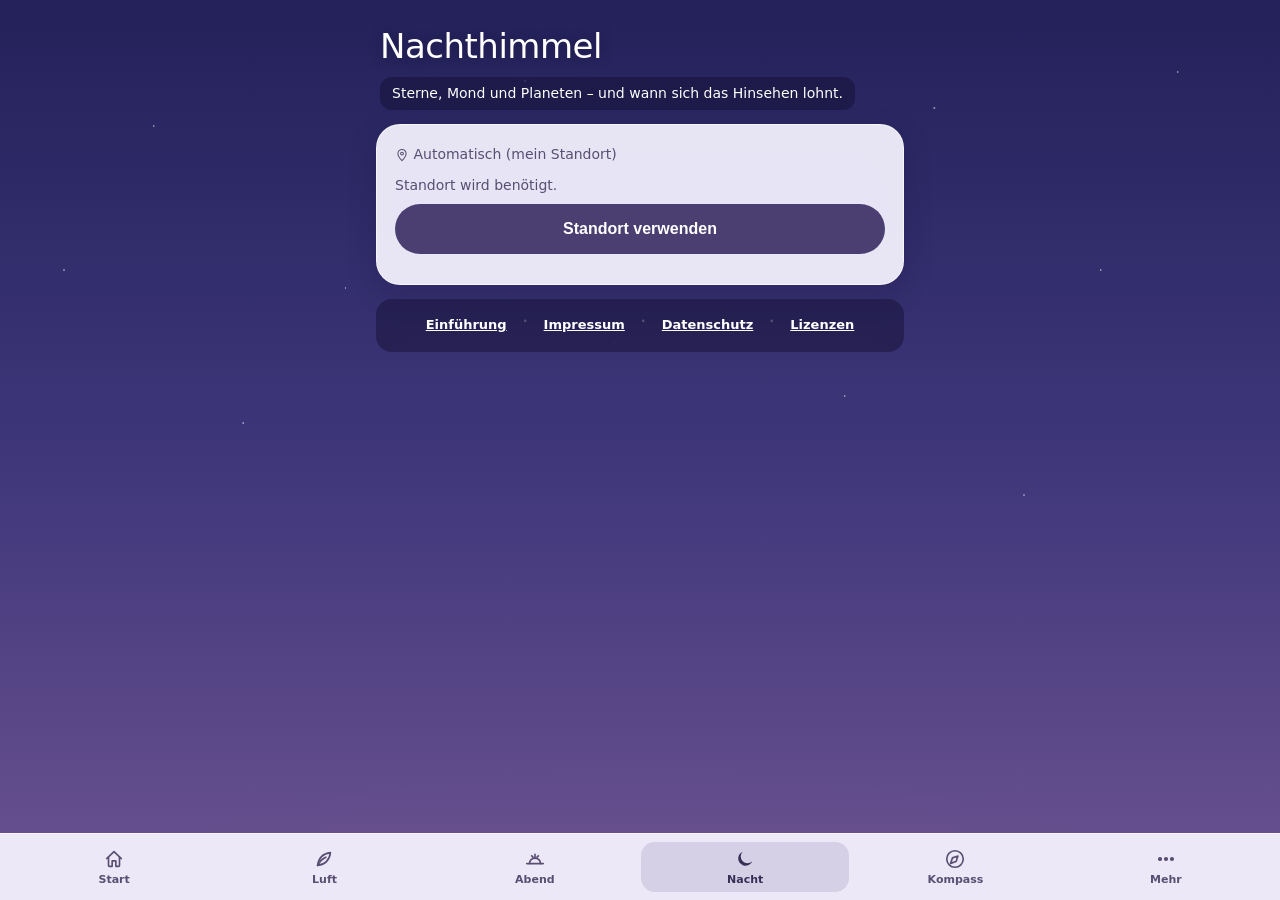
<file: hw-nachthimmel.html>
<!DOCTYPE html>
<html lang="de">
<head>
<meta name="robots" content="noindex, nofollow">
<meta charset="UTF-8">
<meta name="viewport" content="width=device-width, initial-scale=1, maximum-scale=1, user-scalable=no, viewport-fit=cover">
<meta name="theme-color" content="#4A7FBE">
<meta name="apple-mobile-web-app-capable" content="yes">
<meta name="mobile-web-app-capable" content="yes">
<meta name="apple-mobile-web-app-status-bar-style" content="black-translucent">
<meta name="apple-mobile-web-app-title" content="HimmelsWahr">
<title>Nachthimmel – HimmelsWahr</title>
<link rel="manifest" href="hw-manifest.json">
<link rel="apple-touch-icon" sizes="180x180" href="hw-icon-180.png?v=3">
<link rel="icon" href="hw-icon-192.png" type="image/png">
<link rel="stylesheet" href="hw-style.css">
</head>
<body>
<div class="hw-wrap">
  <div class="hw-header">
    <h1>Nachthimmel</h1>
    <p class="hw-sub">Sterne, Mond und Planeten – und wann sich das Hinsehen lohnt.</p>
  </div>

  <div class="hw-card" id="hw-card-status">
    <p class="hw-loc-current" id="hw-active-loc-label"></p>
    <p id="hw-status">Standort wird benötigt.</p>
    <button class="hw-btn primary" onclick="hwLoadNight()">Standort verwenden</button>
  </div>

  <div id="hw-night-result" style="display:none;">
    <div class="hw-card">
      <h2 id="hw-night-title">Diese Nacht</h2>
      <div class="hw-score">
        <div class="hw-score-num" id="hw-score-num">–</div>
        <div class="hw-score-side"><div id="hw-ampel-box"></div></div>
      </div>
      <p id="hw-night-text" style="font-size:15px;line-height:1.55;color:var(--text);margin:12px 0 0;"></p>
      <p id="hw-best" style="font-size:14px;line-height:1.5;color:var(--text-secondary);margin:8px 0 0;"></p>
      <div class="hw-nightstrip" id="hw-nightstrip" role="img" aria-label="Bewertung des Sternenhimmels je Stunde"></div>
      <div class="hw-legend"><span><span class="hw-dot hw-dot-gruen"></span> gut</span><span><span class="hw-dot hw-dot-gelb"></span> mittel</span><span><span class="hw-dot hw-dot-rot"></span> schlecht</span><span>helle Kante: Mond über dem Horizont</span></div>
      <p id="hw-night-updated" style="font-size:12px;color:var(--text-secondary);text-align:center;margin-top:10px;"></p>
      <p class="hw-attrib">Wetterdaten von <a href="https://open-meteo.com/" target="_blank" rel="noopener">Open-Meteo.com</a> (<a href="https://creativecommons.org/licenses/by/4.0/" target="_blank" rel="noopener">CC BY 4.0</a>), aufbereitet und umgerechnet</p>
    </div>

    <div class="hw-card">
      <h2>Lichtverschmutzung</h2>
      <p style="font-size:13px;margin-top:-6px;">Stelle die Helligkeit deines Himmels nach der Bortle-Skala ein (1 = sehr dunkel, 9 = Innenstadt). Sie fließt in die Bewertung ein und bleibt auf deinem Gerät.</p>
      <div class="hw-field"><input type="range" id="hw-bortle" min="1" max="9" step="1" aria-label="Bortle-Stufe" oninput="hwBortleInput(this.value)" onchange="hwBortleChange(this.value)"><output id="hw-bortle-out">5</output></div>
      <p id="hw-bortle-desc" style="font-size:13px;margin:4px 0 0;"></p>
    </div>

    <div class="hw-card">
      <h2>Der Mond</h2>
      <div class="hw-moonline"><span class="disc" id="hw-moon-disc"></span><div><div id="hw-moon-name" style="font-weight:650;font-size:16px;color:var(--text);"></div><div id="hw-moon-sub" style="font-size:13px;color:var(--text-secondary);margin-top:2px;"></div></div></div>
      <div id="hw-moon-times" style="margin-top:10px;"></div>
    </div>

    <div class="hw-card">
      <h2>Am Himmel</h2>
      <p style="font-size:13px;margin-top:-6px;">Über 5° Höhe und bei dunklem Himmel (Sonne tiefer als −4°). Berechnet auf deinem Gerät.</p>
      <div id="hw-objects"></div>
    </div>

    <div class="hw-card">
      <h2>Kalender</h2>
      <h3>Mondphasen</h3>
      <div id="hw-phases"></div>
      <h3 style="margin-top:14px;">Sternschnuppen</h3>
      <div id="hw-showers"></div>
      <h3 style="margin-top:14px;">Jahreszeit</h3>
      <div id="hw-season"></div>
      <p style="font-size:12px;margin-top:10px;">Zeiten mit „ca.“ sind berechnet (Genauigkeit etwa eine Stunde). Sternschnuppen-Maxima sind gerundet und schwanken um ±1 Tag.</p>
    </div>
  </div>

  <div class="hw-footer">
    <a href="hw-info.html">Einführung</a>·<a href="hw-impressum.html">Impressum</a>·<a href="hw-datenschutz.html">Datenschutz</a>·<a href="hw-lizenzen.html">Lizenzen</a>
  </div>
</div>

<script src="hw-astro.js"></script>
<script src="hw-app.js"></script>
<script src="hw-sky.js"></script>
<script>
hwRenderNav('hw-nachthimmel.html');

var HW_BORTLE_TEXT = {
  1:'Außergewöhnlich dunkel – Milchstraße wirft Schatten.', 2:'Sehr dunkel – abgelegenes Land.', 3:'Ländlich – Milchstraße gut sichtbar.',
  4:'Ländlich bis Vorstadt – Lichtkuppeln am Horizont.', 5:'Vorstadt – Milchstraße nur bei klarer Luft zu ahnen.', 6:'Helle Vorstadt – Milchstraße kaum sichtbar.',
  7:'Vorstadt bis Stadt – nur helle Sterne.', 8:'Stadt – wenige hundert Sterne.', 9:'Innenstadt – nur Mond, Planeten und sehr helle Sterne.'
};
var hwNightLast = null;
function hwBortleInput(v){
  document.getElementById('hw-bortle-out').textContent = v;
  document.getElementById('hw-bortle-desc').textContent = HW_BORTLE_TEXT[v] || '';
}
function hwBortleChange(v){ hwSetBortle(parseInt(v, 10)); hwLoadNight(); }
function hwDirWord(az){ return hwCompassWord(az).replace('Norden','Norden'); }
function hwLoadNight(){
  document.getElementById('hw-active-loc-label').innerHTML = hwActiveLocationLabel();
  document.getElementById('hw-status').textContent = 'Standort wird ermittelt …';
  document.getElementById('hw-card-status').style.display = 'block';
  hwGetActiveLocation().then(function(pos){
    document.getElementById('hw-status').textContent = 'Nachthimmel wird berechnet …';
    return hwComputeNight(pos.lat, pos.lon);
  }).then(function(n){
    hwNightLast = n;
    var off = n.off;
    var b = hwGetBortle();
    document.getElementById('hw-bortle').value = b; hwBortleInput(b);

    document.getElementById('hw-night-title').textContent = 'Nacht auf ' + hwFmtLocalDay(n.end, off) + ' (' + hwFmtLocal(n.start, off) + '–' + hwFmtLocal(n.end, off) + ' Uhr)';
    var cls = hwNightClass(n.avg);
    document.getElementById('hw-score-num').innerHTML = n.avg == null ? '–' : n.avg + '<small>/100</small>';
    document.getElementById('hw-ampel-box').innerHTML = cls ? '<span class="hw-ampel ' + cls.s + '"><span class="hw-dot hw-dot-' + cls.s + '"></span>' + cls.l + '</span>' : '';
    if(n.best){
      var bcls = hwNightClass(n.best.q);
      var bestNote = bcls.s === 'rot' ? ' – bleibt aber schwierig' : (bcls.s === 'gelb' ? ' – noch nicht ideal' : '');
      document.getElementById('hw-best').innerHTML = '<span class="hw-dot hw-dot-' + bcls.s + '"></span>Bestes Fenster: ' + hwFmtLocal(n.best.from, off) + '–' + hwFmtLocal(n.best.to, off) + ' Uhr (' + n.best.q + '/100)' + bestNote;
    } else {
      document.getElementById('hw-best').textContent = '';
    }

    var txt;
    if(n.offline) txt = 'Für die Wolkenbewertung fehlt die Internetverbindung. Mond, Planeten und Kalender unten sind trotzdem verfügbar.';
    else if(n.avg == null) txt = 'In dieser Nacht wird es nicht dunkel genug (Sonne sinkt nur bis ' + Math.round(n.minSun) + '°) – für Sterne reicht es nur eingeschränkt.';
    else if(n.minSun > -18) txt = 'Es wird nicht völlig dunkel: Die Sonne sinkt nur bis ' + Math.round(n.minSun) + '°. Helle Sterne und Planeten sind trotzdem gut zu sehen.';
    else txt = n.avg >= 65 ? 'Klare, dunkle Bedingungen – ein guter Abend zum Beobachten.' : (n.avg >= 35 ? 'Teils Wolken oder Mondlicht – mit Geduld gibt es Fenster zum Beobachten.' : 'Viele Wolken oder helles Mondlicht – heute eher schwierig.');
    document.getElementById('hw-night-text').textContent = txt;

    document.getElementById('hw-nightstrip').innerHTML = n.slots.map(function(s){
      var q = s.q, h = q == null ? 3 : Math.max(3, q);
      return '<div class="hw-night-col' + (s.moonAlt > 0 ? ' moon' : '') + '"><div class="hw-night-bar" style="height:' + h + '%;background:' + hwNightQualityColor(q) + ';opacity:' + (q == null ? 0.35 : 1) + ';" title="' +
        hwFmtLocal(s.ms, off) + ' Uhr: ' + (q == null ? 'noch zu hell' : q + ' von 100') + ', Wolken ' + Math.round(s.cloud) + ' %"></div><b>' + hwFmtLocal(s.ms, off).slice(0, 2) + '</b></div>';
    }).join('');
    document.getElementById('hw-night-updated').innerHTML = hwIcon('refresh', 13) + ' Zuletzt aktualisiert: ' + new Date().toLocaleTimeString('de-DE');

    /* Mond */
    document.getElementById('hw-moon-disc').innerHTML = hwMoonDiscSvg(n.moon.elongation, 56, '#F1EDFB', '#1B1840');
    document.getElementById('hw-moon-name').textContent = n.moon.name + ' · ' + n.moon.illumination + ' % beleuchtet';
    var mrows = '';
    n.moonEvents.forEach(function(e){ mrows += '<div class="hw-row"><span>' + (e.rising ? 'Mondaufgang' : 'Monduntergang') + '</span><span>' + hwFmtLocal(e.ms, off) + ' Uhr</span></div>'; });
    if(!mrows) mrows = '<p style="font-size:13px;margin:0;">In dieser Nacht geht der Mond weder auf noch unter.</p>';
    document.getElementById('hw-moon-sub').textContent = n.moon.illumination >= 60 ? 'Helles Mondlicht überstrahlt schwache Sterne.' : (n.moon.illumination <= 25 ? 'Wenig Mondlicht – gut für schwache Objekte.' : 'Mäßiges Mondlicht.');
    document.getElementById('hw-moon-times').innerHTML = mrows;

    /* Planeten und Mond am Himmel */
    var objHtml = n.objects.map(function(o){
      var range = hwFmtLocal(o.first, off) + '–' + hwFmtLocal(o.last, off) + ' Uhr';
      var note = o.nakedEye ? '' : '<small>nur mit Fernglas oder Teleskop</small>';
      return '<div class="hw-obj"><span><strong>' + o.name + '</strong>' + note + '</span><span class="r">' + range + '<br>max. ' + Math.round(o.peakAlt) + '° im ' + hwCompassWord(o.peakAz) + '</span></div>';
    }).join('');
    document.getElementById('hw-objects').innerHTML = objHtml || '<p style="font-size:14px;margin:0;">In dieser Nacht steht kein Planet über 5° Höhe bei dunklem Himmel.</p>';

    /* Kalender */
    document.getElementById('hw-phases').innerHTML = hwNextMoonPhases(new Date()).map(function(p){
      return '<div class="hw-row"><span>' + p.name + '</span><span>' + hwFmtLocalDay(p.date.getTime(), off) + ' ca. ' + hwFmtLocal(p.date.getTime(), off) + ' Uhr</span></div>';
    }).join('');
    document.getElementById('hw-showers').innerHTML = hwUpcomingShowers(new Date(), 3).map(function(s){
      var when = s.days <= 0 ? 'jetzt aktiv' : 'in ' + s.days + ' Tagen';
      var moon = s.moon >= 60 ? 'Mond stört stark' : (s.moon >= 25 ? 'Mond stört etwas' : 'dunkler Himmel');
      return '<div class="hw-obj"><span><strong>' + s.name + '</strong><small>' + moon + ' (Mond ' + s.moon + ' %) · bis ca. ' + s.zhr + ' pro Std.</small></span><span class="r"><strong>' + s.peak.getDate() + '.' + (s.peak.getMonth() + 1) + '.</strong><br>' + when + '</span></div>';
    }).join('');
    var se = hwNextSeason(new Date());
    document.getElementById('hw-season').innerHTML = se ? '<div class="hw-row"><span>' + se.name + '</span><span>' + hwFmtLocalDay(se.date.getTime(), off) + ' ca. ' + hwFmtLocal(se.date.getTime(), off) + ' Uhr</span></div>' : '';

    document.getElementById('hw-card-status').style.display = 'none';
    document.getElementById('hw-night-result').style.display = 'block';
  }).catch(function(err){
    document.getElementById('hw-night-result').style.display = 'none';
    document.getElementById('hw-card-status').style.display = 'block';
    document.getElementById('hw-status').textContent = 'Nicht verfügbar: ' + (err && err.message ? err.message : 'Standort nicht erreichbar');
  });
}
document.addEventListener('DOMContentLoaded', function(){
  window.hwPageReload = hwLoadNight;
  document.getElementById('hw-active-loc-label').innerHTML = hwActiveLocationLabel();
  if(hwHasActiveLocationReady()) hwLoadNight();
  setInterval(function(){ if(!document.hidden && hwHasActiveLocationReady()) hwLoadNight(); }, 600000);
});

</script>
</body>
</html>
</file>
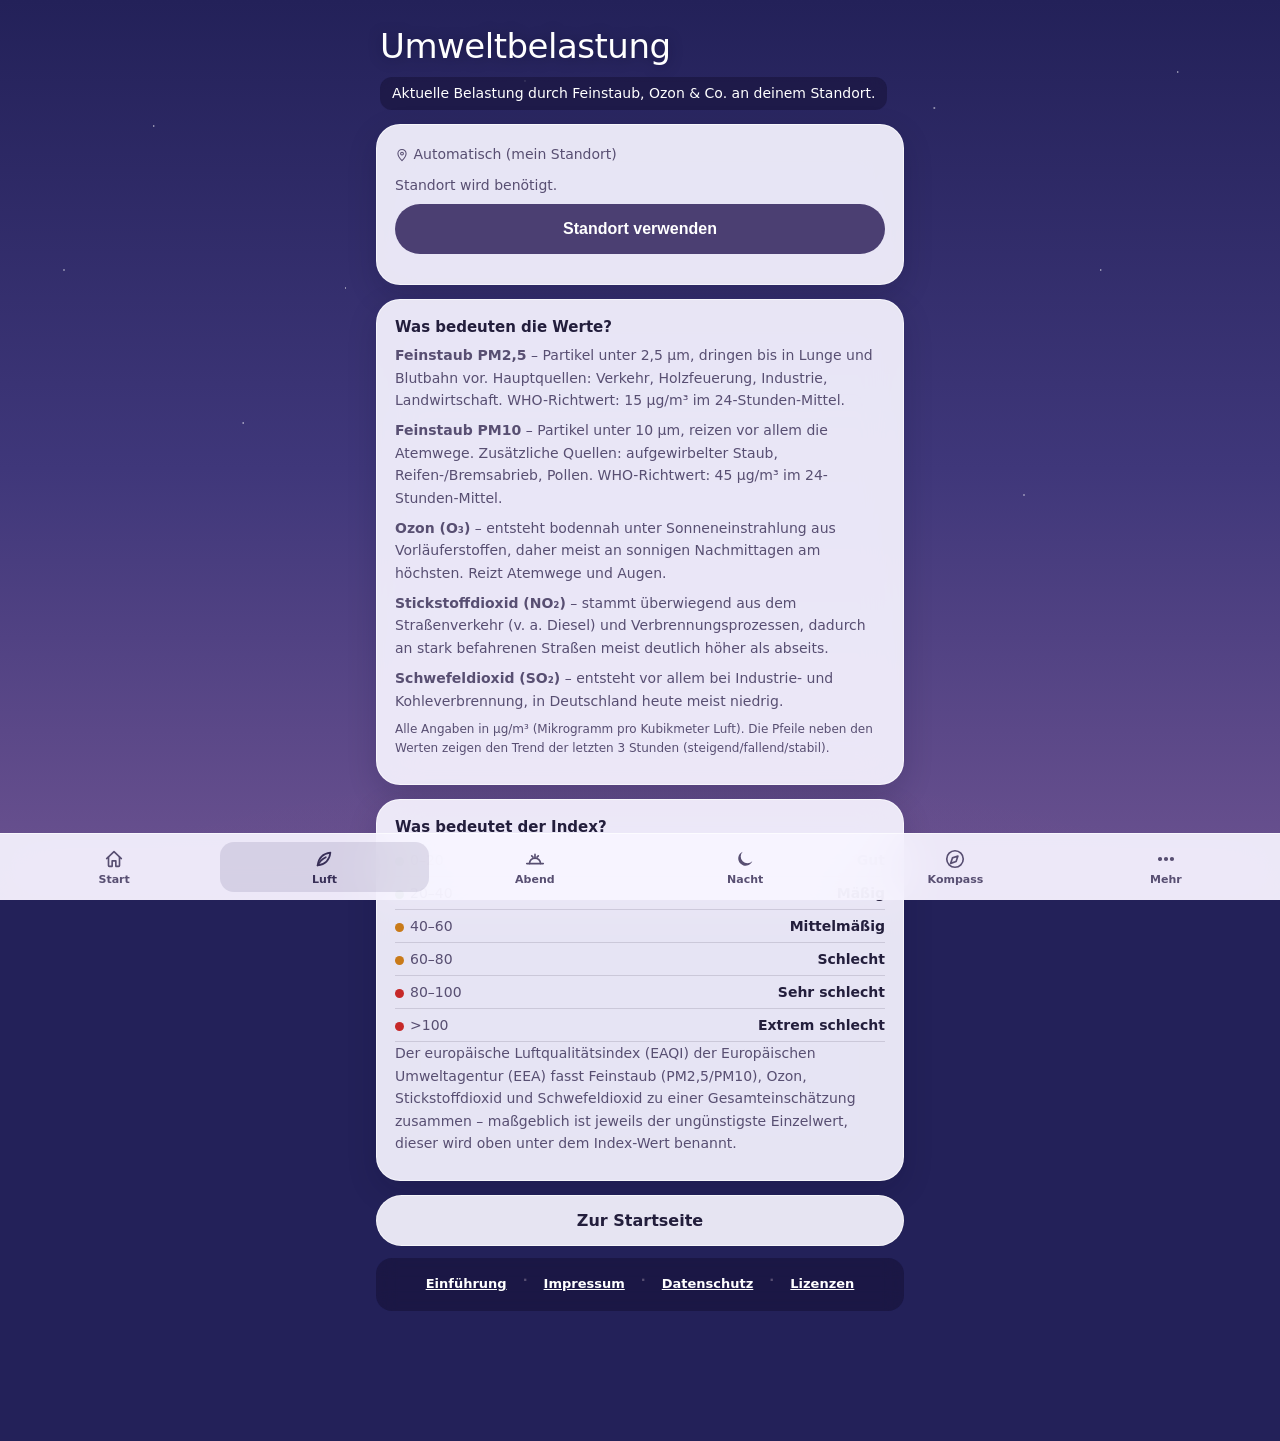
<file: hw-umwelt.html>
<!DOCTYPE html>
<html lang="de">
<head>
<meta name="robots" content="noindex, nofollow">
<meta charset="UTF-8">
<meta name="viewport" content="width=device-width, initial-scale=1, maximum-scale=1, user-scalable=no, viewport-fit=cover">
<meta name="theme-color" content="#4A7FBE">
<meta name="apple-mobile-web-app-capable" content="yes">
<meta name="mobile-web-app-capable" content="yes">
<meta name="apple-mobile-web-app-status-bar-style" content="black-translucent">
<meta name="apple-mobile-web-app-title" content="HimmelsWahr">
<title>Umweltbelastung – HimmelsWahr</title>
<link rel="manifest" href="hw-manifest.json">
<link rel="apple-touch-icon" sizes="180x180" href="hw-icon-180.png?v=3">
<link rel="icon" href="hw-icon-192.png" type="image/png">
<link rel="stylesheet" href="hw-style.css">
</head>
<body>
<div class="hw-wrap">
  <div class="hw-header">
    <h1>Umweltbelastung</h1>
    <p class="hw-sub">Aktuelle Belastung durch Feinstaub, Ozon &amp; Co. an deinem Standort.</p>
  </div>

  <div class="hw-card" id="hw-card-status">
    <p class="hw-loc-current" id="hw-active-loc-label"></p>
    <p id="hw-status">Standort wird benötigt.</p>
    <button class="hw-btn primary" onclick="hwLoadUmwelt()">Standort verwenden</button>
  </div>

  <div class="hw-card" id="hw-card-result" style="display:none;">
    <h2>Europäischer Luftqualitätsindex</h2>
    <div style="text-align:center;margin-bottom:10px;" id="hw-ampel-box"></div>
    <p id="hw-erklaerung"></p>
    <p style="font-size:12px;color:var(--text-secondary);">Automatisierte Schätzung aus Modelldaten, keine amtliche Messung an deinem genauen Standort.</p>
    <p id="hw-leading" style="font-size:13px;color:var(--text-secondary);margin-top:-6px;"></p>
    <p id="hw-yesterday-compare" style="font-size:13px;color:var(--text-secondary);margin-top:2px;"></p>
    <div class="hw-row"><span>Feinstaub PM2,5</span><span id="hw-pm25">–</span></div>
    <div class="hw-row"><span>Feinstaub PM10</span><span id="hw-pm10">–</span></div>
    <div class="hw-row"><span>Ozon (O₃)</span><span id="hw-ozone">–</span></div>
    <div class="hw-row"><span>Stickstoffdioxid (NO₂)</span><span id="hw-no2">–</span></div>
    <div class="hw-row"><span>Schwefeldioxid (SO₂)</span><span id="hw-so2">–</span></div>
    <div class="hw-row"><span>UV-Index</span><span id="hw-uv">–</span></div>
    <p id="hw-umwelt-updated" style="font-size:12px;color:var(--text-secondary);text-align:center;margin-top:8px;"></p>
    <p class="hw-attrib">Luftqualitätsdaten von <a href="https://open-meteo.com/" target="_blank" rel="noopener">Open-Meteo.com</a> (<a href="https://creativecommons.org/licenses/by/4.0/" target="_blank" rel="noopener">CC BY 4.0</a>), enthält modifizierte Copernicus Atmosphere Monitoring Service-Informationen 2026 (Modellbasis CAMS)</p>
  </div>

  <div class="hw-card" id="hw-card-aqi-chart" style="display:none;">
    <h2>Verlauf der letzten 24 Stunden</h2>
    <div class="hw-aqi-scroll"><div id="hw-aqi-chart"></div></div>
    <p style="font-size:12px;color:var(--text-secondary);margin-top:12px;">Europäischer Luftqualitätsindex je Stunde.</p>
  </div>

  <div class="hw-card">
    <h3>Was bedeuten die Werte?</h3>
    <p><strong>Feinstaub PM2,5</strong> – Partikel unter 2,5 µm, dringen bis in Lunge und Blutbahn vor. Hauptquellen: Verkehr, Holzfeuerung, Industrie, Landwirtschaft. WHO-Richtwert: 15 µg/m³ im 24-Stunden-Mittel.</p>
    <p><strong>Feinstaub PM10</strong> – Partikel unter 10 µm, reizen vor allem die Atemwege. Zusätzliche Quellen: aufgewirbelter Staub, Reifen-/Bremsabrieb, Pollen. WHO-Richtwert: 45 µg/m³ im 24-Stunden-Mittel.</p>
    <p><strong>Ozon (O₃)</strong> – entsteht bodennah unter Sonneneinstrahlung aus Vorläuferstoffen, daher meist an sonnigen Nachmittagen am höchsten. Reizt Atemwege und Augen.</p>
    <p><strong>Stickstoffdioxid (NO₂)</strong> – stammt überwiegend aus dem Straßenverkehr (v. a. Diesel) und Verbrennungsprozessen, dadurch an stark befahrenen Straßen meist deutlich höher als abseits.</p>
    <p><strong>Schwefeldioxid (SO₂)</strong> – entsteht vor allem bei Industrie- und Kohleverbrennung, in Deutschland heute meist niedrig.</p>
    <p style="font-size:12px;color:var(--text-secondary);">Alle Angaben in µg/m³ (Mikrogramm pro Kubikmeter Luft). Die Pfeile neben den Werten zeigen den Trend der letzten 3 Stunden (steigend/fallend/stabil).</p>
  </div>

  <div class="hw-card" id="hw-card-pollen" style="display:none;">
    <h2>Pollenbelastung</h2>
    <div id="hw-pollen-ampel" style="text-align:center;margin-bottom:10px;"></div>
    <div class="hw-row"><span>Erle</span><span id="hw-pollen-alder">–</span></div>
    <div class="hw-row"><span>Birke</span><span id="hw-pollen-birch">–</span></div>
    <div class="hw-row"><span>Gräser</span><span id="hw-pollen-grass">–</span></div>
    <div class="hw-row"><span>Beifuß</span><span id="hw-pollen-mugwort">–</span></div>
    <div class="hw-row"><span>Olive</span><span id="hw-pollen-olive">–</span></div>
    <div class="hw-row"><span>Ambrosia (Ragweed)</span><span id="hw-pollen-ragweed">–</span></div>
    <p style="margin-top:8px;">Angaben in Pollen/m³. Außerhalb der jeweiligen Saison zeigen einzelne Pollenarten „–“ (keine Daten) statt 0 an. Pollendaten deckt nur den europäischen Raum ab.</p>
    <p class="hw-attrib">Pollendaten von <a href="https://open-meteo.com/" target="_blank" rel="noopener">Open-Meteo.com</a> (<a href="https://creativecommons.org/licenses/by/4.0/" target="_blank" rel="noopener">CC BY 4.0</a>), enthält modifizierte Copernicus Atmosphere Monitoring Service-Informationen 2026 (Modellbasis CAMS)</p>
  </div>

  <div class="hw-card" id="hw-card-pollen-forecast" style="display:none;">
    <h2><span data-hwi="calendar" data-hwi-size="18"></span> Pollen-Vorhersage</h2>
    <p style="font-size:12px;color:var(--text-secondary);margin-top:-6px;">Jeweils stärkste Pollenart des Tages</p>
    <div id="hw-pollen-forecast-body"></div>
    <p class="hw-attrib">Pollendaten von <a href="https://open-meteo.com/" target="_blank" rel="noopener">Open-Meteo.com</a> (<a href="https://creativecommons.org/licenses/by/4.0/" target="_blank" rel="noopener">CC BY 4.0</a>), enthält modifizierte Copernicus Atmosphere Monitoring Service-Informationen 2026 (Modellbasis CAMS)</p>
  </div>

  <div class="hw-card">
    <h3>Was bedeutet der Index?</h3>
    <div class="hw-row"><span><span class="hw-dot hw-dot-gruen"></span>0–20</span><span>Gut</span></div>
    <div class="hw-row"><span><span class="hw-dot hw-dot-gruen"></span>20–40</span><span>Mäßig</span></div>
    <div class="hw-row"><span><span class="hw-dot hw-dot-gelb"></span>40–60</span><span>Mittelmäßig</span></div>
    <div class="hw-row"><span><span class="hw-dot hw-dot-gelb"></span>60–80</span><span>Schlecht</span></div>
    <div class="hw-row"><span><span class="hw-dot hw-dot-rot"></span>80–100</span><span>Sehr schlecht</span></div>
    <div class="hw-row"><span><span class="hw-dot hw-dot-rot"></span>&gt;100</span><span>Extrem schlecht</span></div>
    <p>Der europäische Luftqualitätsindex (EAQI) der Europäischen Umweltagentur (EEA) fasst Feinstaub (PM2,5/PM10), Ozon, Stickstoffdioxid und Schwefeldioxid zu einer Gesamteinschätzung zusammen – maßgeblich ist jeweils der ungünstigste Einzelwert, dieser wird oben unter dem Index-Wert benannt.</p>
  </div>

  <a class="hw-btn" href="hw-index.html">Zur Startseite</a>

  <div class="hw-footer">
    <a href="hw-info.html">Einführung</a>·<a href="hw-impressum.html">Impressum</a>·<a href="hw-datenschutz.html">Datenschutz</a>·<a href="hw-lizenzen.html">Lizenzen</a>
  </div>
</div>

<script src="hw-astro.js"></script>
<script src="hw-app.js"></script>
<script src="hw-sky.js"></script>
<script>
hwRenderNav('hw-umwelt.html');
function hwLoadUmwelt(){
  document.getElementById('hw-active-loc-label').innerHTML = hwActiveLocationLabel();
  document.getElementById('hw-status').textContent = 'Standort wird ermittelt …';
  hwGetActiveLocation().then(function(pos){
    document.getElementById('hw-status').textContent = 'Umweltdaten werden geladen …';
    window.hwCurPos = pos;
    return hwFetchAirQuality(pos.lat, pos.lon);
  }).then(function(data){
    var c = data.current;
    var aqi = c.european_aqi;
    document.getElementById('hw-pm25').innerHTML = c.pm2_5 + ' µg/m³ ' + hwPollutantTrend(data, 'pm2_5');
    document.getElementById('hw-pm10').innerHTML = c.pm10 + ' µg/m³ ' + hwPollutantTrend(data, 'pm10');
    document.getElementById('hw-ozone').innerHTML = c.ozone + ' µg/m³ ' + hwPollutantTrend(data, 'ozone');
    document.getElementById('hw-no2').innerHTML = c.nitrogen_dioxide + ' µg/m³ ' + hwPollutantTrend(data, 'nitrogen_dioxide');
    document.getElementById('hw-so2').innerHTML = (c.sulphur_dioxide != null ? (c.sulphur_dioxide + ' µg/m³ ' + hwPollutantTrend(data, 'sulphur_dioxide')) : '–');
    document.getElementById('hw-uv').textContent = (c.uv_index != null ? c.uv_index : '–');

    var band = hwEaqiBand(aqi);
    document.getElementById('hw-ampel-box').innerHTML = '<span class="hw-ampel '+band.stufe+'"><span class="hw-dot hw-dot-'+band.stufe+'"></span>EAQI ' + aqi + ' · ' + band.label + '</span>';

    var leitschadstoff = hwEaqiLeadingPollutant(c);
    document.getElementById('hw-leading').textContent = leitschadstoff ? ('Bestimmender Schadstoff gerade: ' + leitschadstoff) : '';

    var vergleichDiff = hwUpdateAqiYesterdayCompare(aqi, hwLocKey(window.hwCurPos.lat, window.hwCurPos.lon));
    var vergleichText = hwAqiYesterdayCompareText(vergleichDiff);
    document.getElementById('hw-yesterday-compare').textContent = vergleichText || '';

    var hinweis = band.hinweis + ' Werte gelten für die aktuelle Stunde an deinem Standort.';
    if(c.uv_index >= 6){ hinweis += ' UV-Index ' + c.uv_index + ': Sonnenschutz empfohlen.'; }
    document.getElementById('hw-erklaerung').textContent = hinweis;

    hwRenderAqiChart('hw-aqi-chart', data);
    document.getElementById('hw-card-aqi-chart').style.display = (data.hourly && data.hourly.european_aqi) ? 'block' : 'none';

    document.getElementById('hw-card-status').style.display='none';
    document.getElementById('hw-card-result').style.display='block';
    document.getElementById('hw-umwelt-updated').innerHTML = hwIcon('refresh', 13) + ' Zuletzt aktualisiert: ' + new Date().toLocaleTimeString('de-DE');

    var pollenFelder = [
      ['alder_pollen','hw-pollen-alder'], ['birch_pollen','hw-pollen-birch'],
      ['grass_pollen','hw-pollen-grass'], ['mugwort_pollen','hw-pollen-mugwort'],
      ['olive_pollen','hw-pollen-olive'], ['ragweed_pollen','hw-pollen-ragweed']
    ];
    var maxPollen = 0, hatPollenDaten = false;
    pollenFelder.forEach(function(p){
      var val = c[p[0]];
      var el = document.getElementById(p[1]);
      if(val == null){ el.textContent = '–'; }
      else{ el.textContent = val + ' /m³'; hatPollenDaten = true; if(val > maxPollen) maxPollen = val; }
    });
    if(hatPollenDaten){
      var pStufe, pLabel;
      if(maxPollen < 20){ pStufe='gruen'; pLabel='Geringe Pollenbelastung'; }
      else if(maxPollen < 100){ pStufe='gelb'; pLabel='Mäßige bis hohe Pollenbelastung'; }
      else { pStufe='rot'; pLabel='Sehr hohe Pollenbelastung'; }
      document.getElementById('hw-pollen-ampel').innerHTML = '<span class="hw-ampel '+pStufe+'"><span class="hw-dot hw-dot-'+pStufe+'"></span>' + pLabel + '</span>';
      document.getElementById('hw-card-pollen').style.display = 'block';
    } else {
      document.getElementById('hw-pollen-ampel').innerHTML = '<span class="hw-ampel gruen"><span class="hw-dot hw-dot-gelb"></span>Keine Pollendaten verfügbar (außerhalb der Saison oder des Modellgebiets)</span>';
      document.getElementById('hw-card-pollen').style.display = 'block';
    }

    var hasPollenForecast = hwRenderPollenForecast('hw-pollen-forecast-body', data);
    document.getElementById('hw-card-pollen-forecast').style.display = hasPollenForecast ? 'block' : 'none';
  }).catch(function(err){
    document.getElementById('hw-status').textContent = 'Nicht verfügbar: ' + (err.message || 'Standort/Dienst nicht erreichbar');
  });
}
document.addEventListener('DOMContentLoaded', function(){
  window.hwPageReload = hwLoadUmwelt;
  document.getElementById('hw-active-loc-label').innerHTML = hwActiveLocationLabel();
  if(hwHasActiveLocationReady()) hwLoadUmwelt();
  setInterval(function(){
    if(hwHasActiveLocationReady()) hwLoadUmwelt();
  }, 600000);
});
</script>
</body>
</html>
</file>
<file: hw-style.css>
/* HimmelsWahr — gemeinsames Stylesheet, Design analog WahrZentrale */
:root{
  --font-ui:-apple-system,"SF Pro Text",system-ui,"Segoe UI","Helvetica Neue",Arial,sans-serif;
  --font-display:var(--font-ui);
  --bg:#DCE8F3;
  --card:#F3F2FA;
  --card-soft:#ECEAF6;
  --card-solid:#FFFFFF;
  --glass:rgba(255,255,255,0.74);
  --glass-border:rgba(255,255,255,0.62);
  --text:#231E3C;
  --text-secondary:#584F72;
  --accent:#4B3F72;
  --accent-strong:#382F57;
  --accent-contrast:#FFFFFF;
  --border:rgba(35,30,60,0.14);
  --on-sky:#FFFFFF;
  --chip:rgba(15,12,40,0.40);
  --sky-1:#4A7FBE; --sky-2:#7DAEDB; --sky-3:#D6E6F2;
  --glow-o:0; --stars-o:0;
  --green-bg:#E1F1E4; --green-fg:#1E5A23; --green-dot:#2E7D32;
  --yellow-bg:#FBEFDB; --yellow-fg:#7A4E0E; --yellow-dot:#C97A18;
  --red-bg:#F7E1E1; --red-fg:#8E2626; --red-dot:#C62828;
  --shadow-sm:0 2px 8px rgba(15,12,40,0.10);
  --shadow:0 10px 30px rgba(15,12,40,0.16);
  --shadow-lg:0 14px 36px rgba(15,12,40,0.22);
}
[data-theme="dark"]{
  --bg:#17142F;
  --card:#2A2650;
  --card-soft:#252148;
  --card-solid:#2A2650;
  --glass:rgba(28,24,56,0.66);
  --glass-border:rgba(255,255,255,0.10);
  --text:#F2EEE5;
  --text-secondary:#D0CDE6;
  --accent:#B6ABE8;
  --accent-strong:#D8D0FA;
  --accent-contrast:#17142F;
  --border:rgba(242,238,229,0.18);
  --chip:rgba(10,8,30,0.50);
  --green-bg:#20342A; --green-fg:#8FD6A2; --green-dot:#8FD6A2;
  --yellow-bg:#3A2E18; --yellow-fg:#F0C583; --yellow-dot:#F0C583;
  --red-bg:#3A2020; --red-fg:#F0A3A3; --red-dot:#F0A3A3;
  --shadow-sm:0 2px 8px rgba(0,0,0,0.25);
  --shadow:0 10px 30px rgba(0,0,0,0.35);
  --shadow-lg:0 14px 36px rgba(0,0,0,0.45);
}
*{box-sizing:border-box;}
html,body{overflow-x:hidden;}
.hw-loc-modal{max-width:100%;}
.hw-loc-modal *{min-width:0;}
.hw-loc-result-item{overflow-wrap:anywhere;}
.hw-loc-fav-title{overflow-wrap:anywhere;}
html,body{margin:0;padding:0;}
html{background:var(--sky-1);}
body{
  background:transparent;
  color:var(--text);
  font-family:var(--font-ui);
  min-height:100vh;
  -webkit-tap-highlight-color:transparent;
  overscroll-behavior:none;
  -webkit-overflow-scrolling:touch;
  padding-bottom:110px;
  touch-action:manipulation;
}
#hw-sky-bg{position:fixed;left:0;right:0;top:0;bottom:0;z-index:-1;background:linear-gradient(180deg,var(--sky-1) 0%,var(--sky-2) 52%,var(--sky-3) 100%);pointer-events:none;overflow:hidden;}
#hw-sky-bg::before{content:"";position:absolute;inset:0;opacity:var(--stars-o);
  background-image:radial-gradient(1.2px 1.2px at 12% 14%,#fff 60%,transparent),radial-gradient(1px 1px at 27% 32%,#fff 60%,transparent),radial-gradient(1.4px 1.4px at 41% 9%,#fff 60%,transparent),radial-gradient(1px 1px at 58% 24%,#fff 60%,transparent),radial-gradient(1.3px 1.3px at 73% 12%,#fff 60%,transparent),radial-gradient(1px 1px at 86% 30%,#fff 60%,transparent),radial-gradient(1.1px 1.1px at 19% 47%,#fff 60%,transparent),radial-gradient(1px 1px at 66% 44%,#fff 60%,transparent),radial-gradient(1.2px 1.2px at 92% 8%,#fff 60%,transparent),radial-gradient(1px 1px at 5% 30%,#fff 60%,transparent),radial-gradient(1.1px 1.1px at 48% 38%,#fff 60%,transparent),radial-gradient(1px 1px at 80% 55%,#fff 60%,transparent);}
#hw-sky-bg::after{content:"";position:absolute;left:-20%;right:-20%;bottom:-10%;height:55%;opacity:var(--glow-o);background:radial-gradient(60% 70% at 50% 100%,rgba(255,168,104,0.75),rgba(255,120,120,0.28) 55%,transparent 75%);}
/* Feste, blickdichte Fläche hinter der iPhone-Statuszeile (Uhrzeit/Akku), damit beim Scrollen
   kein Seiteninhalt sichtbar "durch" die Statuszeile läuft (Folge von black-translucent + viewport-fit=cover). */
body::before{
  content:"";position:fixed;top:0;left:0;right:0;
  height:env(safe-area-inset-top);
  background:var(--sky-1);
  z-index:9999;pointer-events:none;
}
.hw-wrap{max-width:520px;margin:0 auto;padding:calc(6px + env(safe-area-inset-top)) 18px 20px;}
.hw-header{text-align:center;padding:24px 10px 12px;}
.hw-header img{width:72px;height:72px;object-fit:contain;margin-bottom:10px;}
.hw-header h1{font-size:28px;font-weight:700;margin:0 0 6px;letter-spacing:-0.5px;line-height:1.2;}
.hw-eyebrow{
  font-family:"SF Mono",Menlo,Consolas,monospace;
  font-size:12px;letter-spacing:1.5px;text-transform:uppercase;
  color:var(--text-secondary);margin:0 0 8px;font-weight:500;
}
.hw-sub{color:var(--text-secondary);font-size:15px;margin:0;line-height:1.4;}

.hw-card{
  background:var(--card);
  border-radius:18px;
  padding:18px 18px;
  margin-bottom:16px;
  box-shadow:var(--shadow);
  border:1px solid var(--border);
  transition:box-shadow 0.2s ease, transform 0.2s ease;
}
.hw-card:hover{
  box-shadow:var(--shadow-lg);
}
.hw-card h2{font-size:17px;font-weight:700;margin:0 0 12px;letter-spacing:-0.3px;}
.hw-card h3{font-size:15px;font-weight:600;margin:0 0 8px;}
.hw-card p{font-size:14px;line-height:1.6;color:var(--text-secondary);margin:0 0 8px;}

.hw-btn{
  display:flex;align-items:center;justify-content:center;gap:8px;
  width:100%;padding:16px 18px;margin-bottom:12px;
  border-radius:999px;border:1px solid var(--border);
  background:var(--card);color:var(--text);
  font-size:16px;font-weight:600;
  cursor:pointer;text-decoration:none;
  transition:transform 0.15s ease,box-shadow 0.15s ease,background-color 0.35s ease,color 0.35s ease;
}
.hw-btn:hover{
  transform:translateY(-2px);
  box-shadow:var(--shadow);
}
.hw-btn:active{
  transform:translateY(0);
  opacity:0.9;
}
.hw-btn.primary{background:var(--accent);color:var(--accent-contrast);border-color:transparent;}
.hw-btn.primary:hover{background:var(--accent-strong);}
.hw-btn:focus-visible{
  outline:2px solid var(--accent);
  outline-offset:2px;
}

.hw-quick-tiles{display:grid;grid-template-columns:1fr 1fr;gap:8px;margin:2px 0 16px;}
.hw-quick-tile{
  background:var(--card);border:1px solid var(--border);border-radius:16px;
  box-shadow:var(--shadow-sm);padding:14px 6px;text-align:center;
  text-decoration:none;color:var(--text);font-size:12.5px;font-weight:600;line-height:1.25;
  font-family:inherit;appearance:none;cursor:pointer;
  display:flex;flex-direction:column;align-items:center;gap:6px;
  transition:transform 0.15s ease,box-shadow 0.15s ease;
}
.hw-quick-tile-icon{display:flex;}
.hw-quick-tile:hover{transform:translateY(-2px);box-shadow:var(--shadow);}
.hw-quick-tile:active{transform:translateY(0);}

.hw-pill-nav{
  position:fixed;bottom:22px;left:0;right:0;
  display:flex;justify-content:center;gap:10px;
  pointer-events:none;z-index:1000;
}
.hw-pill-nav a,.hw-pill-nav button{
  pointer-events:auto;
  background:var(--card);color:var(--text);
  border:1px solid var(--border);
  border-radius:999px;width:52px;height:52px;
  display:flex;align-items:center;justify-content:center;
  font-size:20px;box-shadow:var(--shadow);text-decoration:none;
  transition:transform 0.15s ease,box-shadow 0.15s ease,background-color 0.35s ease;
  cursor:pointer;
}
.hw-pill-nav a:hover,.hw-pill-nav button:hover{
  transform:scale(1.08);
  box-shadow:var(--shadow-lg);
}
.hw-pill-nav a:focus-visible,.hw-pill-nav button:focus-visible{
  outline:2px solid var(--accent);
  outline-offset:2px;
}

.hw-ampel{display:inline-flex;align-items:center;gap:6px;padding:8px 14px;border-radius:999px;font-size:13px;font-weight:600;}
.hw-ampel.gruen{background:var(--green-bg);color:var(--green-fg);}
.hw-ampel.gelb{background:var(--yellow-bg);color:var(--yellow-fg);}
.hw-ampel.rot{background:var(--red-bg);color:var(--red-fg);}

.hw-row{display:flex;justify-content:space-between;align-items:baseline;padding:8px 0;border-bottom:1px solid var(--border);font-size:14px;}
.hw-row:last-child{border-bottom:none;}
.hw-row span:first-child{color:var(--text-secondary);}
.hw-row span:last-child{font-weight:600;color:var(--text);}

textarea,input[type=text],input[type=number]{
  width:100%;border-radius:12px;border:1px solid var(--border);
  background:var(--card-soft);color:var(--text);padding:12px 14px;font-size:14px;
  font-family:inherit;transition:border-color 0.2s ease,background-color 0.35s ease;
}
textarea:focus,input[type=text]:focus,input[type=number]:focus{
  outline:none;border-color:var(--accent);
}

.hw-attrib{font-size:12px;color:var(--text-secondary);text-align:center;margin-top:8px;}

.hw-day-summary{background:var(--card-soft);border:1px solid var(--border);border-radius:14px;padding:12px 16px;font-size:14px;color:var(--text);text-align:center;margin:10px 0 16px;animation:hwFadeUp .35s ease both;}

.hw-precip-chart{display:flex;align-items:flex-end;gap:6px;height:74px;margin:12px 0 4px;}
.hw-aqi-scroll{overflow-x:auto;margin:12px -4px 0;padding:0 4px;-webkit-overflow-scrolling:touch;}
.hw-aqi-strip{display:flex;align-items:flex-end;height:78px;}
.hw-aqi-item{width:34px;flex-shrink:0;display:flex;flex-direction:column;align-items:center;justify-content:flex-end;height:100%;gap:3px;}
.hw-aqi-val{font-size:11px;color:var(--text-secondary);font-weight:600;}
.hw-aqi-bar{width:14px;border-radius:4px 4px 2px 2px;min-height:3px;}
.hw-aqi-time{font-size:10px;color:var(--text-secondary);}
.hw-precip-bar-wrap{flex:1;display:flex;flex-direction:column;align-items:center;justify-content:flex-end;height:100%;}
.hw-precip-pct{font-size:12px;color:var(--text-secondary);margin-bottom:3px;font-weight:600;}
.hw-precip-bar{width:100%;max-width:26px;border-radius:5px 5px 2px 2px;background:var(--accent);min-height:3px;}
.hw-precip-label{font-size:12px;color:var(--text-secondary);margin-top:5px;}
.hw-attrib a{color:var(--accent);}

.hw-footer{text-align:center;font-size:12px;font-weight:600;color:var(--text-secondary);margin-top:20px;line-height:1.6;white-space:nowrap;}
.hw-footer a{color:var(--text-secondary);text-decoration:underline;margin:0 6px;transition:color 0.15s ease;}
.hw-footer a:hover{color:var(--accent);}

.hw-legal h2{font-size:18px;margin-top:26px;}
.hw-legal p,.hw-legal li{font-size:14px;line-height:1.6;color:var(--text-secondary);}
.hw-legal a{color:var(--accent);}

.hw-slides{display:flex;overflow-x:auto;scroll-snap-type:x mandatory;gap:0;border-radius:18px;margin-bottom:14px;}
.hw-slide{scroll-snap-align:start;min-width:100%;background:var(--card);border-radius:18px;padding:22px 20px;box-shadow:var(--shadow);}

@media (prefers-reduced-motion:no-preference){
  .hw-card,.hw-btn{transition:transform .15s ease,box-shadow 0.2s ease;}
}

/* ---------- Farbenfrohe Detail-Kacheln + Animationen ---------- */
@keyframes hwFadeUp{ from{opacity:0;transform:translateY(8px);} to{opacity:1;transform:translateY(0);} }
@keyframes hwPulseSoft{ 0%,100%{opacity:1;} 50%{opacity:.75;} }
@keyframes hwBarGrow{ from{transform:scaleY(0);} to{transform:scaleY(1);} }

.hw-card{ animation:hwFadeUp .35s ease both; }
.hw-precip-bar{ transform-origin:bottom; animation:hwBarGrow .5s ease both; }
.hw-aqi-bar{ transform-origin:bottom; animation:hwBarGrow .5s ease both; }
.hw-ampel{ animation:hwFadeUp .3s ease both; }

.hw-stat-grid{display:grid;grid-template-columns:repeat(2,1fr);gap:12px;margin-top:14px;}
.hw-order-row{
  display:flex;align-items:center;gap:10px;
  padding:10px 0;border-bottom:1px solid var(--border);
}
.hw-order-row:last-child{border-bottom:none;}
.hw-order-icon{font-size:18px;width:24px;text-align:center;flex-shrink:0;}
.hw-order-label{flex:1;font-size:14px;}
.hw-order-btns{display:flex;gap:6px;flex-shrink:0;}
.hw-order-btns button{
  width:34px;height:34px;border-radius:10px;
  border:1px solid var(--border);background:var(--card);color:var(--text);
  font-size:16px;cursor:pointer;
  transition:transform 0.15s ease,opacity 0.15s ease;
}
.hw-order-btns button:hover:not(:disabled){transform:scale(1.08);}
.hw-order-btns button:disabled{opacity:.3;cursor:default;}
.hw-stat-tile{
  border-radius:14px;padding:14px 12px;
  animation:hwFadeUp .4s ease both;
  cursor:pointer;border:none;text-align:left;width:100%;font-family:inherit;
  transition:transform 0.15s ease,box-shadow 0.15s ease;
}
.hw-stat-tile:hover{
  transform:translateY(-2px);
  box-shadow:var(--shadow-sm);
}
.hw-stat-tile:active{opacity:.9;}
.hw-stat-tile:focus-visible{
  outline:2px solid var(--accent);
  outline-offset:2px;
}
.hw-stat-tile .hw-stat-icon{font-size:20px;display:inline-block;}
.hw-stat-tile .hw-stat-value{font-size:16px;font-weight:700;margin-top:6px;}
.hw-stat-tile .hw-stat-label{font-size:12px;opacity:.85;margin-top:2px;font-weight:500;}

.hw-stat-temp{background:#FBE4D8;color:#A33F16;}
.hw-stat-humid{background:#DCEBFA;color:#1F5C96;}
.hw-stat-wind{background:#DFF3EE;color:#1F7A68;}
.hw-stat-pressure{background:#EBE3FA;color:#5B3FA0;}
.hw-stat-sun{background:#FBF0D2;color:#92650A;}
.hw-stat-snow{background:#DFF6F9;color:#0B6B80;}
.hw-stat-dew{background:#E1F2E7;color:#1F7A4E;}
.hw-stat-visibility{background:#E7E9F2;color:#444F78;}

[data-theme="dark"] .hw-stat-temp{background:#3A2A20;color:#F0A87A;}
[data-theme="dark"] .hw-stat-humid{background:#1E2E3E;color:#8FC0EE;}
[data-theme="dark"] .hw-stat-wind{background:#1C332E;color:#7FD6C0;}
[data-theme="dark"] .hw-stat-pressure{background:#2C2440;color:#C4AEF0;}
[data-theme="dark"] .hw-stat-sun{background:#3A2E14;color:#F0C871;}
[data-theme="dark"] .hw-stat-snow{background:#1A323A;color:#7FD4E8;}
[data-theme="dark"] .hw-stat-dew{background:#1E3226;color:#8FD6A8;}
[data-theme="dark"] .hw-stat-visibility{background:#282A3E;color:#B0B6D8;}
.hw-stat-storm{background:var(--red-bg);color:var(--red-fg);}

.hw-trend-row{display:flex;justify-content:space-between;gap:2px;margin-top:6px;margin-bottom:14px;}
.hw-trend-col{display:flex;flex-direction:column;align-items:center;flex:1;min-width:0;}
.hw-trend-max{font-size:12px;font-weight:700;color:var(--text);}
.hw-trend-track{position:relative;width:6px;height:70px;background:var(--border);border-radius:4px;margin:4px 0;}
.hw-trend-bar{position:absolute;left:0;right:0;border-radius:4px;background:linear-gradient(var(--yellow-dot),var(--accent));}
.hw-trend-min{font-size:11px;color:var(--text-secondary);}
.hw-trend-day{font-size:11px;color:var(--text-secondary);margin-top:4px;font-weight:600;}

.hw-wind-arrow{display:inline-block;transition:transform .6s ease;}

/* ---------- Sanfter Übergang beim Hell-/Dunkel-Wechsel ---------- */
body,.hw-card,.hw-btn,.hw-slide,input,textarea{
  transition:background-color .35s ease, color .35s ease, border-color .35s ease;
}

/* ---------- Skeleton-Ladezustand ---------- */
@keyframes hwShimmer{ 0%{background-position:-200px 0;} 100%{background-position:200px 0;} }
.hw-skeleton{border-radius:8px;height:14px;margin:8px 0;
  background:linear-gradient(90deg, var(--border) 0%, rgba(75,63,114,0.22) 50%, var(--border) 100%);
  background-size:400px 100%;
}
[data-theme="dark"] .hw-skeleton{background:linear-gradient(90deg, var(--border) 0%, rgba(182,171,232,0.22) 50%, var(--border) 100%);background-size:400px 100%;}
@media (prefers-reduced-motion:no-preference){ .hw-skeleton{animation:hwShimmer 1s ease-in-out infinite;} }
@media (prefers-reduced-motion:reduce){ .hw-skeleton{opacity:.5;} }
.hw-skeleton.w60{width:60%;} .hw-skeleton.w80{width:80%;} .hw-skeleton.w40{width:40%;}

/* ---------- Ring-Gauge ---------- */
.hw-ring-progress{stroke-dashoffset:inherit;transition:stroke-dashoffset 1s cubic-bezier(.25,.8,.3,1);}

/* ---------- Sonnenstand-Bogen ---------- */
.hw-sun-dot{filter:drop-shadow(0 0 3px rgba(217,160,46,0.7));}
@media (prefers-reduced-motion:no-preference){
  .hw-sun-dot{animation:hwPulseSoft 2.4s ease-in-out infinite;}
}

/* ---------- Stündlicher Verlauf ---------- */
.hw-hourly-scroll{overflow-x:auto;margin:12px -4px 0;padding:0 4px;-webkit-overflow-scrolling:touch;}
.hw-hourly-strip{display:flex;}
.hw-hourly-item{width:60px;flex-shrink:0;display:flex;flex-direction:column;align-items:center;gap:4px;padding:4px 0;}
.hw-hourly-time{font-size:12px;color:var(--text-secondary);font-weight:500;}
.hw-hourly-temp{font-size:14px;font-weight:700;}

/* ---------- Ausführliche Tages-Vorhersage ---------- */
.hw-forecast-day{
  padding:14px 16px;margin-top:10px;border-radius:14px;
  background:var(--card-soft);border:1px solid var(--border);
  cursor:pointer;text-align:left;width:100%;font-family:inherit;color:inherit;display:block;
  transition:transform 0.15s ease,box-shadow 0.15s ease;
}
.hw-forecast-day:first-child{margin-top:0;}
.hw-forecast-day:hover{
  transform:translateY(-2px);
  box-shadow:var(--shadow-sm);
}
.hw-forecast-day:active{opacity:.9;}
.hw-forecast-day-head{display:flex;justify-content:space-between;align-items:center;}
.hw-forecast-weekday{font-size:15px;font-weight:700;}
.hw-forecast-chevron{font-size:13px;color:var(--text-secondary);margin-left:8px;flex-shrink:0;}
.hw-details-chevron{font-size:15px;transition:transform 0.2s ease;flex-shrink:0;}
@media (prefers-reduced-motion: reduce){
  .hw-details-chevron{transition:none;}
}
.hw-forecast-desc{font-size:13px;color:var(--text-secondary);margin-top:4px;}
.hw-forecast-temps{font-size:15px;margin:6px 0 4px;font-weight:500;}
.hw-forecast-temps strong{font-size:18px;}

/* ---------- Wiederverwendbares Detail-Sheet (Vorhersage-Tag, Detail-Kachel) ---------- */
.hw-sheet-overlay{
  position:fixed;inset:0;background:rgba(20,17,35,0.55);z-index:2000;
  display:flex;align-items:flex-end;justify-content:center;
  animation:hwFadeUp .2s ease both;
}
.hw-sheet-modal{
  width:100%;max-width:520px;background:var(--bg);border-radius:22px 22px 0 0;
  padding:20px 20px calc(20px + env(safe-area-inset-bottom));
  max-height:80vh;overflow-y:auto;box-shadow:0 -8px 30px rgba(0,0,0,0.25);
}
.hw-sheet-close{margin-top:14px;}

/* ---------- Standort-Auswahl (nutzt das generische Sheet, siehe .hw-sheet-overlay/.hw-sheet-modal oben) ---------- */
.hw-loc-modal input[type=text]{width:100%;margin-bottom:4px;}
.hw-loc-search-row{display:flex;gap:8px;margin-bottom:4px;align-items:stretch;}
.hw-loc-search-row input[type=text]{width:auto;flex:1;min-width:0;margin-bottom:0;}
.hw-loc-search-btn{flex-shrink:0;width:44px;padding:0;display:flex;align-items:center;justify-content:center;}
.hw-loc-results{max-height:260px;overflow-y:auto;margin-top:6px;}
.hw-loc-result-item{
  display:block;width:100%;text-align:left;background:var(--card);border:1px solid var(--border);
  border-radius:12px;padding:12px 14px;margin-top:6px;font-size:14px;color:var(--text);
  transition:transform 0.15s ease,box-shadow 0.15s ease;
  cursor:pointer;
}
.hw-loc-result-item:hover{
  transform:translateY(-1px);
  box-shadow:var(--shadow-sm);
}
.hw-loc-result-item:active{opacity:.9;}
.hw-loc-current{font-size:12px;color:var(--text-secondary);}

.hw-loc-result-row,.hw-loc-fav-row{display:flex;align-items:stretch;gap:6px;margin-top:6px;}
.hw-loc-result-row .hw-loc-result-item,.hw-loc-fav-row .hw-loc-result-item{margin-top:0;flex:1;}
.hw-loc-result-star,.hw-loc-fav-remove{
  flex-shrink:0;width:44px;border-radius:12px;border:1px solid var(--border);
  background:var(--card);color:var(--text-secondary);font-size:16px;cursor:pointer;
}
.hw-loc-result-star:hover,.hw-loc-fav-remove:hover{color:var(--accent);}
.hw-loc-fav-title{font-size:12px;font-weight:700;color:var(--text-secondary);margin:10px 0 0;text-transform:uppercase;letter-spacing:.03em;}

.hw-rain-alert-row{margin:10px 0 4px;}
.hw-rain-alert-row .hw-btn{width:100%;font-size:13px;padding:10px 14px;}
.hw-rain-alert-note{font-size:12px;color:var(--text-secondary);text-align:center;margin:6px 0 0;line-height:1.4;}

/* ---------- Symbol-System (SVG-Icons statt Emoji) ---------- */
.hw-icon{display:inline-block;vertical-align:-3px;flex-shrink:0;}
.hw-pill-nav .hw-icon{width:22px;height:22px;vertical-align:middle;}
.hw-dot{display:inline-block;width:9px;height:9px;border-radius:50%;margin-right:6px;vertical-align:middle;}
.hw-dot-gruen{background:var(--green-dot);}
.hw-dot-gelb{background:var(--yellow-dot);}
.hw-dot-rot{background:var(--red-dot);}

/* =====================================================================
   HimmelsWahr v46 — „Der ganze Himmel“: Seitenhintergrund folgt der echten Sonnenhöhe,
   Inhalte liegen als Milchglas-Flächen darüber. Nur System-Schriften (keine Web-Fonts).
   ===================================================================== */
.hw-wrap{max-width:560px;padding:calc(8px + env(safe-area-inset-top)) 16px 20px;}
.hw-header{text-align:left;padding:18px 4px 14px;}
.hw-header img{width:44px;height:44px;margin:0 0 12px;border-radius:12px;box-shadow:var(--shadow-sm);}
.hw-header h1{font-family:var(--font-display);font-weight:500;font-size:34px;letter-spacing:-0.5px;color:var(--on-sky);text-shadow:0 1px 14px rgba(15,12,40,0.40);margin:0 0 10px;}
.hw-sub{display:inline-block;background:var(--chip);-webkit-backdrop-filter:blur(10px);backdrop-filter:blur(10px);color:#fff;padding:7px 12px;border-radius:12px;font-size:14px;line-height:1.4;}
.hw-eyebrow{display:none;}

.hw-card{
  background:var(--glass);
  -webkit-backdrop-filter:blur(20px) saturate(1.4);backdrop-filter:blur(20px) saturate(1.4);
  border:1px solid var(--glass-border);
  border-radius:24px;padding:18px;margin-bottom:14px;
  box-shadow:var(--shadow);
}
.hw-card:hover{box-shadow:var(--shadow);}
.hw-card h2{font-family:var(--font-display);font-weight:500;font-size:20px;letter-spacing:-0.2px;margin:0 0 12px;}
.hw-card h3{font-size:15px;font-weight:650;margin:0 0 8px;}
.hw-card p{color:var(--text-secondary);}
.hw-card.tight{border-radius:18px;padding:14px;}
@supports not ((backdrop-filter:blur(1px)) or (-webkit-backdrop-filter:blur(1px))){ .hw-card{background:var(--card);} .hw-sub{background:rgba(15,12,40,0.55);} }
@media (prefers-reduced-transparency:reduce){ .hw-card{background:var(--card);-webkit-backdrop-filter:none;backdrop-filter:none;} }

.hw-btn{background:var(--glass);-webkit-backdrop-filter:blur(16px);backdrop-filter:blur(16px);border:1px solid var(--glass-border);padding:15px 18px;}
.hw-btn.primary{background:var(--accent);color:var(--accent-contrast);border-color:transparent;}
.hw-btn:hover{transform:none;box-shadow:var(--shadow-sm);}
.hw-btn:focus-visible,.hw-nav a:focus-visible,.hw-nav button:focus-visible,.hw-quick-tile:focus-visible,.hw-hero-loc:focus-visible{outline:3px solid #fff;outline-offset:2px;box-shadow:0 0 0 5px var(--accent);}
:where(a,button,input,select,summary):focus-visible{outline:2px solid var(--accent);outline-offset:2px;}

/* Schnellzugriff */
.hw-quick-tiles{grid-template-columns:repeat(2,1fr);gap:10px;margin:0 0 14px;}
.hw-quick-tile{background:var(--glass);-webkit-backdrop-filter:blur(18px) saturate(1.3);backdrop-filter:blur(18px) saturate(1.3);border:1px solid var(--glass-border);border-radius:20px;padding:14px 14px;text-align:left;flex-direction:row;align-items:center;gap:12px;font-size:14px;box-shadow:var(--shadow-sm);}
.hw-quick-tile:hover{transform:none;}
.hw-quick-tile small{display:block;font-size:12px;font-weight:500;color:var(--text-secondary);margin-top:2px;}
.hw-quick-tile-icon{width:40px;height:40px;border-radius:14px;background:var(--accent);color:var(--accent-contrast);align-items:center;justify-content:center;flex:none;}

/* Untere Navigation */
.hw-nav{position:fixed;left:0;right:0;bottom:0;z-index:1000;display:flex;justify-content:space-around;gap:2px;
  padding:8px 10px calc(8px + env(safe-area-inset-bottom));
  background:var(--glass);-webkit-backdrop-filter:blur(24px) saturate(1.5);backdrop-filter:blur(24px) saturate(1.5);
  border-top:1px solid var(--glass-border);}
.hw-nav a,.hw-nav button{flex:1;display:flex;flex-direction:column;align-items:center;gap:3px;min-height:48px;padding:6px 2px;border:none;background:none;border-radius:14px;
  color:var(--text-secondary);font:inherit;font-size:11px;font-weight:600;text-decoration:none;cursor:pointer;}
.hw-nav a[aria-current="page"]{color:var(--accent-strong);background:rgba(75,63,114,0.14);}
[data-theme="dark"] .hw-nav a[aria-current="page"]{background:rgba(182,171,232,0.18);}
@media (prefers-reduced-transparency:reduce){ .hw-nav{background:var(--card);-webkit-backdrop-filter:none;backdrop-filter:none;} }
.hw-pill-nav{display:none;}

/* Sheets sind blickdicht */
.hw-sheet-modal{background:var(--card-solid);}

/* ---------- Startseite: Oberleiste und Himmelsfenster ---------- */
.hw-topbar{display:flex;align-items:center;justify-content:space-between;gap:10px;padding:10px 2px 12px;min-width:0;}
.hw-topbar .hw-brand{display:flex;align-items:center;gap:8px;min-width:0;flex:1 1 auto;overflow:hidden;font-family:var(--font-display);font-size:18px;font-weight:650;color:var(--on-sky);text-shadow:0 1px 14px rgba(15,12,40,0.40);}
.hw-topbar .hw-brand span{overflow:hidden;text-overflow:ellipsis;white-space:nowrap;}
.hw-topbar .hw-brand img{width:34px;height:34px;border-radius:10px;box-shadow:var(--shadow-sm);}
.hw-hero-loc{display:inline-flex;align-items:center;gap:6px;flex:0 1 auto;min-width:0;max-width:54%;background:var(--chip);-webkit-backdrop-filter:blur(10px);backdrop-filter:blur(10px);color:#fff;border:1px solid rgba(255,255,255,0.28);border-radius:999px;padding:8px 13px;font:inherit;font-size:13px;font-weight:600;cursor:pointer;}
.hw-hero-loc span.txt{display:block;min-width:0;overflow:hidden;text-overflow:ellipsis;white-space:nowrap;}
.hw-hero{position:relative;margin-bottom:14px;}
.hw-window{position:relative;height:270px;border-radius:30px;overflow:hidden;border:1px solid rgba(255,255,255,0.32);box-shadow:var(--shadow);}
.hw-window::after{content:"";position:absolute;left:0;right:0;bottom:0;height:22%;background:linear-gradient(180deg,transparent,rgba(15,12,40,0.34));pointer-events:none;}
.hw-scene{position:absolute;inset:0;}
.hw-scene-stars{position:absolute;inset:0;opacity:var(--stars-o);background-image:radial-gradient(1.2px 1.2px at 12% 18%,#fff 60%,transparent),radial-gradient(1px 1px at 30% 34%,#fff 60%,transparent),radial-gradient(1.4px 1.4px at 46% 12%,#fff 60%,transparent),radial-gradient(1px 1px at 62% 26%,#fff 60%,transparent),radial-gradient(1.3px 1.3px at 78% 14%,#fff 60%,transparent),radial-gradient(1px 1px at 90% 36%,#fff 60%,transparent);}
.hw-orb{position:absolute;transform:translate(-50%,-50%);}
.hw-orb-sun{width:58px;height:58px;border-radius:50%;background:radial-gradient(circle,#fff 0 22%,var(--orb) 42%,transparent 72%);box-shadow:0 0 70px 22px color-mix(in srgb,var(--orb) 60%,transparent);}
.hw-orb-moon{width:46px;height:46px;filter:drop-shadow(0 0 14px rgba(241,237,251,0.55));}
.hw-cloud{position:absolute;height:46px;border-radius:999px;background:rgba(255,255,255,0.82);filter:blur(1px);box-shadow:0 8px 24px rgba(15,12,40,0.10);}
.hw-cloud::before,.hw-cloud::after{content:"";position:absolute;background:inherit;border-radius:50%;}
.hw-cloud::before{width:58px;height:58px;left:22px;top:-26px;}
.hw-cloud::after{width:44px;height:44px;left:70px;top:-16px;}
.hw-cloud-1{width:150px;left:8%;top:8%;}
.hw-cloud-2{width:120px;left:58%;top:4%;opacity:.9;}
.hw-cloud-3{width:170px;left:30%;top:18%;opacity:.85;}
[data-sky="night"] .hw-cloud,[data-sky="dusk"] .hw-cloud{background:rgba(190,196,230,0.55);}
.hw-overcast{position:absolute;inset:0;background:linear-gradient(180deg,rgba(120,130,150,0.65),rgba(160,168,184,0.25));}
.hw-rain-layer,.hw-snow-layer{position:absolute;inset:0;overflow:hidden;}
.hw-raindrop{position:absolute;top:-10px;width:2px;height:16px;border-radius:2px;background:rgba(214,232,255,0.85);opacity:0;}
.hw-snowflake{position:absolute;top:-8px;width:6px;height:6px;border-radius:50%;background:#fff;opacity:0;}
.hw-flash{position:absolute;inset:0;background:#fff;opacity:0;}
@media (prefers-reduced-motion:no-preference){
  .hw-cloud-1{animation:hwDrift 42s ease-in-out infinite alternate;}
  .hw-cloud-2{animation:hwDrift 56s ease-in-out infinite alternate-reverse;}
  .hw-cloud-3{animation:hwDrift 68s ease-in-out infinite alternate;}
  .hw-raindrop{animation:hwRainFall 0.9s linear infinite;}
  .hw-snowflake{animation:hwSnowFall 4s linear infinite;}
  .hw-flash{animation:hwFlash 6s ease-in-out infinite;}
  .hw-orb-sun{animation:hwPulse 6s ease-in-out infinite;}
  .hw-orb-moon{animation:hwMoonGlow 7s ease-in-out infinite;}
  .hw-scene-stars{animation:hwTwinkle 4.5s ease-in-out infinite;}
}
@keyframes hwDrift{from{transform:translateX(-14px);}to{transform:translateX(30px);}}
@keyframes hwRainFall{from{transform:translateY(0);opacity:0;}15%{opacity:1;}to{transform:translateY(260px);opacity:0;}}
@keyframes hwSnowFall{from{transform:translate(0,0);opacity:0;}15%{opacity:1;}to{transform:translate(14px,260px);opacity:0;}}
@keyframes hwFlash{0%,94%,100%{opacity:0;}95%{opacity:.16;}97%{opacity:0;}}
@keyframes hwPulse{0%,100%{opacity:1;}50%{opacity:.86;}}
@keyframes hwMoonGlow{0%,100%{filter:drop-shadow(0 0 14px rgba(241,237,251,0.55));}50%{filter:drop-shadow(0 0 20px rgba(241,237,251,0.8));}}
@keyframes hwTwinkle{0%,100%{filter:brightness(0.82);}50%{filter:brightness(1.18);}}
.hw-hero-main{position:absolute;left:18px;right:18px;bottom:14px;z-index:2;}
.hw-hero-temp{font-family:var(--font-display);font-weight:300;font-size:104px;line-height:.92;letter-spacing:-4px;color:var(--on-sky);text-shadow:0 2px 26px rgba(15,12,40,0.38);}
.hw-hero-desc{display:inline-flex;align-items:center;gap:8px;margin-top:8px;background:var(--chip);-webkit-backdrop-filter:blur(10px);backdrop-filter:blur(10px);color:#fff;border-radius:12px;padding:7px 12px;font-size:14px;font-weight:600;}
.hw-hero-gate{position:absolute;inset:0;z-index:3;display:flex;flex-direction:column;justify-content:flex-end;gap:10px;padding:18px;}
.hw-hero-gate p{margin:0;background:var(--chip);color:#fff;padding:9px 13px;border-radius:14px;font-size:14px;line-height:1.45;-webkit-backdrop-filter:blur(10px);backdrop-filter:blur(10px);}
.hw-hero-gate .hw-btn{margin:0;}
.hw-day-summary{font-size:14px;line-height:1.5;margin:12px 4px 0;color:#fff;background:var(--chip);-webkit-backdrop-filter:blur(10px);backdrop-filter:blur(10px);border-radius:14px;padding:10px 13px;}

/* Tagesband */
.hw-band{margin:14px 2px 0;}
.hw-band-track{position:relative;height:30px;border-radius:15px;border:1px solid rgba(255,255,255,0.4);overflow:hidden;box-shadow:inset 0 0 0 1px rgba(15,12,40,0.10);}
.hw-band-rain{position:absolute;bottom:0;width:4.17%;background:rgba(170,215,255,0.9);border-radius:3px 3px 0 0;}
.hw-band-now{position:absolute;top:-2px;bottom:-2px;width:4px;margin-left:-2px;border-radius:2px;background:#fff;box-shadow:0 0 0 2px rgba(15,12,40,0.45);}
.hw-band-ticks{position:relative;height:26px;}
.hw-band-tick{position:absolute;transform:translateX(-50%);display:flex;flex-direction:column;align-items:center;}
.hw-band-tick i{width:1px;height:6px;background:rgba(255,255,255,0.85);}
.hw-band-tick b{font-size:12px;font-weight:650;color:#fff;background:var(--chip);border-radius:8px;padding:1px 6px;font-variant-numeric:tabular-nums;}
.hw-band-note{margin:2px 0 0;font-size:13px;font-weight:600;color:#fff;text-align:center;}
.hw-band-note,.hw-band-tick b{text-shadow:none;}

/* Kurzfrist-Regen */
.hw-nc-text{font-size:17px;font-weight:650;color:var(--text)!important;margin:0 0 12px!important;}
.hw-nc-strip{display:flex;align-items:flex-end;gap:5px;height:64px;}
.hw-nc-col{flex:1;height:100%;display:flex;flex-direction:column;justify-content:flex-end;align-items:center;gap:4px;}
.hw-nc-col span{font-size:11px;color:var(--text-secondary);height:13px;font-variant-numeric:tabular-nums;}
.hw-nc-bar{width:100%;border-radius:6px 6px 3px 3px;background:var(--border);}
.hw-nc-bar.wet{background:#3B82C4;}
[data-theme="dark"] .hw-nc-bar.wet{background:#7DB5EE;}
.hw-nc-col{position:relative;}
.hw-nc-col .hw-nc-bar{flex:none;}

/* ---------- Abendrot / Nachthimmel ---------- */
.hw-seg{display:flex;gap:6px;background:var(--chip);border-radius:16px;padding:4px;margin:0 0 14px;-webkit-backdrop-filter:blur(10px);backdrop-filter:blur(10px);}
.hw-seg button{flex:1;border:none;background:none;color:#fff;font:inherit;font-size:14px;font-weight:650;padding:11px 8px;border-radius:12px;cursor:pointer;min-height:44px;}
.hw-seg button[aria-pressed="true"]{background:#fff;color:#231E3C;}
.hw-score{display:flex;align-items:center;gap:16px;}
.hw-score-num{font-family:var(--font-display);font-size:78px;font-weight:300;line-height:.9;letter-spacing:-3px;color:var(--text);font-variant-numeric:tabular-nums;}
.hw-score-num small{font-family:var(--font-ui);font-size:15px;letter-spacing:0;color:var(--text-secondary);font-weight:500;margin-left:4px;}
.hw-score-side{display:flex;flex-direction:column;gap:8px;align-items:flex-start;}
.hw-meter{position:relative;height:10px;border-radius:5px;background:linear-gradient(90deg,#C62828 0%,#C97A18 40%,#2E7D32 75%);margin:14px 0 6px;}
.hw-meter i{position:absolute;top:-5px;width:6px;height:20px;margin-left:-3px;border-radius:3px;background:var(--text);box-shadow:0 0 0 2px var(--glass-border);}
.hw-cols{display:grid;grid-template-columns:repeat(3,1fr);gap:8px;margin-top:6px;}
.hw-col-cell{border-radius:14px;background:var(--card-soft);padding:10px 8px;text-align:center;}
.hw-col-cell b{display:block;font-size:12px;color:var(--text-secondary);font-weight:600;margin-bottom:6px;}
.hw-col-cell span{display:block;font-size:12px;color:var(--text);font-variant-numeric:tabular-nums;line-height:1.5;}
.hw-nightstrip{position:relative;display:flex;gap:3px;align-items:flex-end;height:96px;margin-top:6px;overflow-x:auto;padding-bottom:2px;}
.hw-nightstrip::after{content:'';position:absolute;left:0;right:0;bottom:18px;height:1px;background:var(--border);pointer-events:none;}
.hw-night-col{flex:1 0 26px;height:100%;display:flex;flex-direction:column;justify-content:flex-end;align-items:center;gap:4px;position:relative;z-index:1;}
.hw-night-col b{display:block;height:14px;line-height:14px;font-size:11px;font-weight:600;color:var(--text-secondary);font-variant-numeric:tabular-nums;}
.hw-night-bar{width:100%;border-radius:6px 6px 3px 3px;min-height:3px;}
.hw-night-col.moon .hw-night-bar{box-shadow:inset 0 -4px 0 rgba(241,237,251,0.9);}
.hw-legend{display:flex;flex-wrap:wrap;gap:12px;font-size:12px;color:var(--text-secondary);margin-top:10px;}
.hw-obj{display:flex;justify-content:space-between;gap:12px;align-items:baseline;padding:10px 0;border-bottom:1px solid var(--border);font-size:14px;}
.hw-obj:last-child{border-bottom:none;}
.hw-obj strong{font-weight:650;}
.hw-obj small{display:block;color:var(--text-secondary);font-size:12px;margin-top:2px;}
.hw-obj .r{text-align:right;color:var(--text-secondary);font-size:13px;font-variant-numeric:tabular-nums;}
.hw-moonline{display:flex;align-items:center;gap:14px;}
.hw-moonline .disc{color:#F1EDFB;background:#1B1840;border-radius:50%;padding:0;line-height:0;flex:none;}
.hw-field{display:flex;align-items:center;justify-content:space-between;gap:14px;padding:6px 0;}
.hw-field input[type=range]{flex:1;min-width:0;accent-color:var(--accent);}
.hw-field output{min-width:44px;text-align:right;font-variant-numeric:tabular-nums;font-weight:650;}
.hw-radio{display:flex;flex-direction:column;gap:6px;}
.hw-radio label{display:flex;align-items:center;gap:10px;padding:12px;border-radius:14px;background:var(--card-soft);font-size:15px;min-height:44px;}
.hw-radio input{accent-color:var(--accent);width:20px;height:20px;}

/* ---------- Kompass ---------- */
.hw-ar{position:fixed;left:0;top:0;right:0;bottom:0;background:#000;z-index:2000;display:none;}
.hw-ar.on{display:block;}
.hw-ar video,.hw-ar canvas{position:absolute;inset:0;width:100%;height:100%;}
.hw-ar video{object-fit:cover;}
.hw-ar-top{position:absolute;left:0;right:0;top:0;padding:calc(10px + env(safe-area-inset-top)) 12px 10px;display:flex;justify-content:space-between;gap:8px;z-index:3;}
.hw-ar-btn{border:none;border-radius:999px;background:rgba(15,12,40,0.62);color:#fff;font:inherit;font-size:14px;font-weight:650;padding:12px 16px;min-height:44px;-webkit-backdrop-filter:blur(8px);backdrop-filter:blur(8px);cursor:pointer;}
.hw-ar-info{position:absolute;left:12px;right:12px;bottom:calc(16px + env(safe-area-inset-bottom));z-index:3;background:rgba(15,12,40,0.66);color:#fff;border-radius:16px;padding:12px 14px;font-size:14px;line-height:1.45;-webkit-backdrop-filter:blur(8px);backdrop-filter:blur(8px);}
.hw-ar-info small{display:block;opacity:.85;font-size:12px;margin-top:2px;}
.hw-compass-rose{width:100%;max-width:280px;margin:6px auto 0;display:block;}

@media (prefers-reduced-motion:reduce){ *{scroll-behavior:auto!important;} .hw-orb-sun{animation:none;} }
@media (max-width:360px){ .hw-hero-temp{font-size:88px;} .hw-score-num{font-size:64px;} }

/* Milchglas wird bei Dämmerung/Nacht im Hellmodus deckender, damit keine trübe Graufläche entsteht */
:root[data-sky="dusk"]:not([data-theme="dark"]){--glass:rgba(250,248,255,0.84);}
:root[data-sky="night"]:not([data-theme="dark"]){--glass:rgba(248,246,255,0.92);}
.hw-nc-strip.dry{height:34px;}

.hw-footer{display:flex;justify-content:center;flex-wrap:wrap;gap:4px 8px;background:var(--chip);-webkit-backdrop-filter:blur(10px);backdrop-filter:blur(10px);border-radius:16px;padding:12px 14px;margin:6px 0 0;font-size:13px;}
.hw-footer a{color:#fff;font-weight:600;text-decoration:underline;padding:4px 2px;}
.hw-obj .r{max-width:52%;}
.hw-quick-tiles{grid-template-columns:repeat(2,minmax(0,1fr));}
.hw-quick-tile{min-width:0;white-space:normal;}
.hw-quick-tile > span:last-child{min-width:0;overflow-wrap:anywhere;}
@media (max-width:360px){ .hw-quick-tile{padding:12px 10px;gap:8px;} .hw-quick-tile-icon{width:34px;height:34px;} }
.hw-quick-tile{padding:12px 12px;gap:10px;}
.hw-quick-tile-icon{width:36px;height:36px;border-radius:12px;}
.hw-quick-tile > span:last-child{overflow-wrap:break-word;hyphens:auto;}

/* =====================================================================
   Druckgefühl — spürbares Feedback beim Antippen für ALLE Buttons/Kacheln
   der App (ein Regelblock am Dateiende, damit er alle älteren :hover/:active-
   Regeln oben zuverlässig überschreibt). Sanftes Zusammendrücken statt reinem
   Farbwechsel, damit sich jeder Tap wie ein echter Tastendruck anfühlt.

   Wichtig für Zuverlässigkeit auf iOS: Das Druckgefühl hängt NICHT an der
   nativen :active-Pseudoklasse. iOS/WebKit entscheidet anhand des Zustands
   direkt unter dem Finger, ob ein Touch ein Tap oder der Beginn eines
   Scrollens/einer Wischgeste ist; verschiebt sich das Element (durch
   scale()) währenddessen, wird der Tap manchmal als Geste statt als Klick
   gewertet und der Button "reagiert nicht". Die Druck-Optik wird deshalb per
   JS (hwInitTapFeedback) über Pointer-Events mit einer eigenen Klasse
   gesteuert, die bei pointerup/-cancel/-leave garantiert wieder entfernt
   wird – ein abgebrochener Touch kann den Button also nie "gedrückt"
   hängen lassen. :active bleibt zusätzlich als Fallback (Tastatur, Maus,
   sehr alte Browser ohne Pointer Events). */
.hw-btn, .hw-quick-tile, .hw-pill-nav a, .hw-pill-nav button,
.hw-nav a, .hw-nav button, .hw-order-btns button, .hw-stat-tile,
.hw-forecast-day, .hw-seg button, .hw-loc-result-item, .hw-loc-result-star,
.hw-loc-fav-remove, .hw-hero-loc, .hw-ar-btn, .hw-sheet-close,
button, a[role="button"] {
  -webkit-tap-highlight-color:transparent;
  -webkit-touch-callout:none;
  -webkit-user-select:none;
  user-select:none;
  touch-action:manipulation;
  transform:scale(1);
  transition:transform .11s cubic-bezier(.34,1.1,.4,1), box-shadow .11s ease, opacity .11s ease, background-color .11s ease;
}
.hw-btn:active, .hw-btn.hw-pressed, .hw-quick-tile:active, .hw-quick-tile.hw-pressed,
.hw-pill-nav a:active, .hw-pill-nav a.hw-pressed, .hw-pill-nav button:active, .hw-pill-nav button.hw-pressed,
.hw-nav a:active, .hw-nav a.hw-pressed, .hw-nav button:active, .hw-nav button.hw-pressed,
.hw-order-btns button:active:not(:disabled), .hw-order-btns button.hw-pressed:not(:disabled),
.hw-stat-tile:active, .hw-stat-tile.hw-pressed,
.hw-forecast-day:active, .hw-forecast-day.hw-pressed, .hw-seg button:active, .hw-seg button.hw-pressed,
.hw-loc-result-item:active, .hw-loc-result-item.hw-pressed, .hw-loc-result-star:active, .hw-loc-result-star.hw-pressed,
.hw-loc-fav-remove:active, .hw-loc-fav-remove.hw-pressed, .hw-hero-loc:active, .hw-hero-loc.hw-pressed,
.hw-ar-btn:active, .hw-ar-btn.hw-pressed, .hw-sheet-close:active, .hw-sheet-close.hw-pressed,
button:active:not(:disabled), button.hw-pressed:not(:disabled), a[role="button"]:active, a[role="button"].hw-pressed {
  transform:scale(0.94);
  opacity:0.82;
  box-shadow:none;
  transition-duration:.05s;
}
/* Kleinere/runde Elemente (Nav-Icons, Pillen) brauchen einen dezenteren Druck, sonst wirken sie "verrutscht" */
.hw-pill-nav a:active, .hw-pill-nav a.hw-pressed, .hw-pill-nav button:active, .hw-pill-nav button.hw-pressed,
.hw-nav a:active, .hw-nav a.hw-pressed, .hw-nav button:active, .hw-nav button.hw-pressed,
.hw-loc-result-star:active, .hw-loc-result-star.hw-pressed, .hw-loc-fav-remove:active, .hw-loc-fav-remove.hw-pressed { transform:scale(0.90); }
@media (prefers-reduced-motion:reduce){
  .hw-btn, .hw-quick-tile, .hw-pill-nav a, .hw-pill-nav button, .hw-nav a, .hw-nav button,
  .hw-order-btns button, .hw-stat-tile, .hw-forecast-day, .hw-seg button, .hw-loc-result-item,
  .hw-loc-result-star, .hw-loc-fav-remove, .hw-hero-loc, .hw-ar-btn, .hw-sheet-close, button, a[role="button"]{
    transition:opacity .11s ease, background-color .11s ease;
  }
  .hw-btn:active, .hw-btn.hw-pressed, .hw-quick-tile:active, .hw-quick-tile.hw-pressed,
  .hw-pill-nav a:active, .hw-pill-nav a.hw-pressed, .hw-pill-nav button:active, .hw-pill-nav button.hw-pressed,
  .hw-nav a:active, .hw-nav a.hw-pressed, .hw-nav button:active, .hw-nav button.hw-pressed,
  .hw-order-btns button:active:not(:disabled), .hw-order-btns button.hw-pressed:not(:disabled),
  .hw-stat-tile:active, .hw-stat-tile.hw-pressed,
  .hw-forecast-day:active, .hw-forecast-day.hw-pressed, .hw-seg button:active, .hw-seg button.hw-pressed,
  .hw-loc-result-item:active, .hw-loc-result-item.hw-pressed, .hw-loc-result-star:active, .hw-loc-result-star.hw-pressed,
  .hw-loc-fav-remove:active, .hw-loc-fav-remove.hw-pressed, .hw-hero-loc:active, .hw-hero-loc.hw-pressed,
  .hw-ar-btn:active, .hw-ar-btn.hw-pressed, .hw-sheet-close:active, .hw-sheet-close.hw-pressed,
  button:active:not(:disabled), button.hw-pressed:not(:disabled), a[role="button"]:active, a[role="button"].hw-pressed{
    transform:none;
    opacity:0.8;
  }
}
</file>
